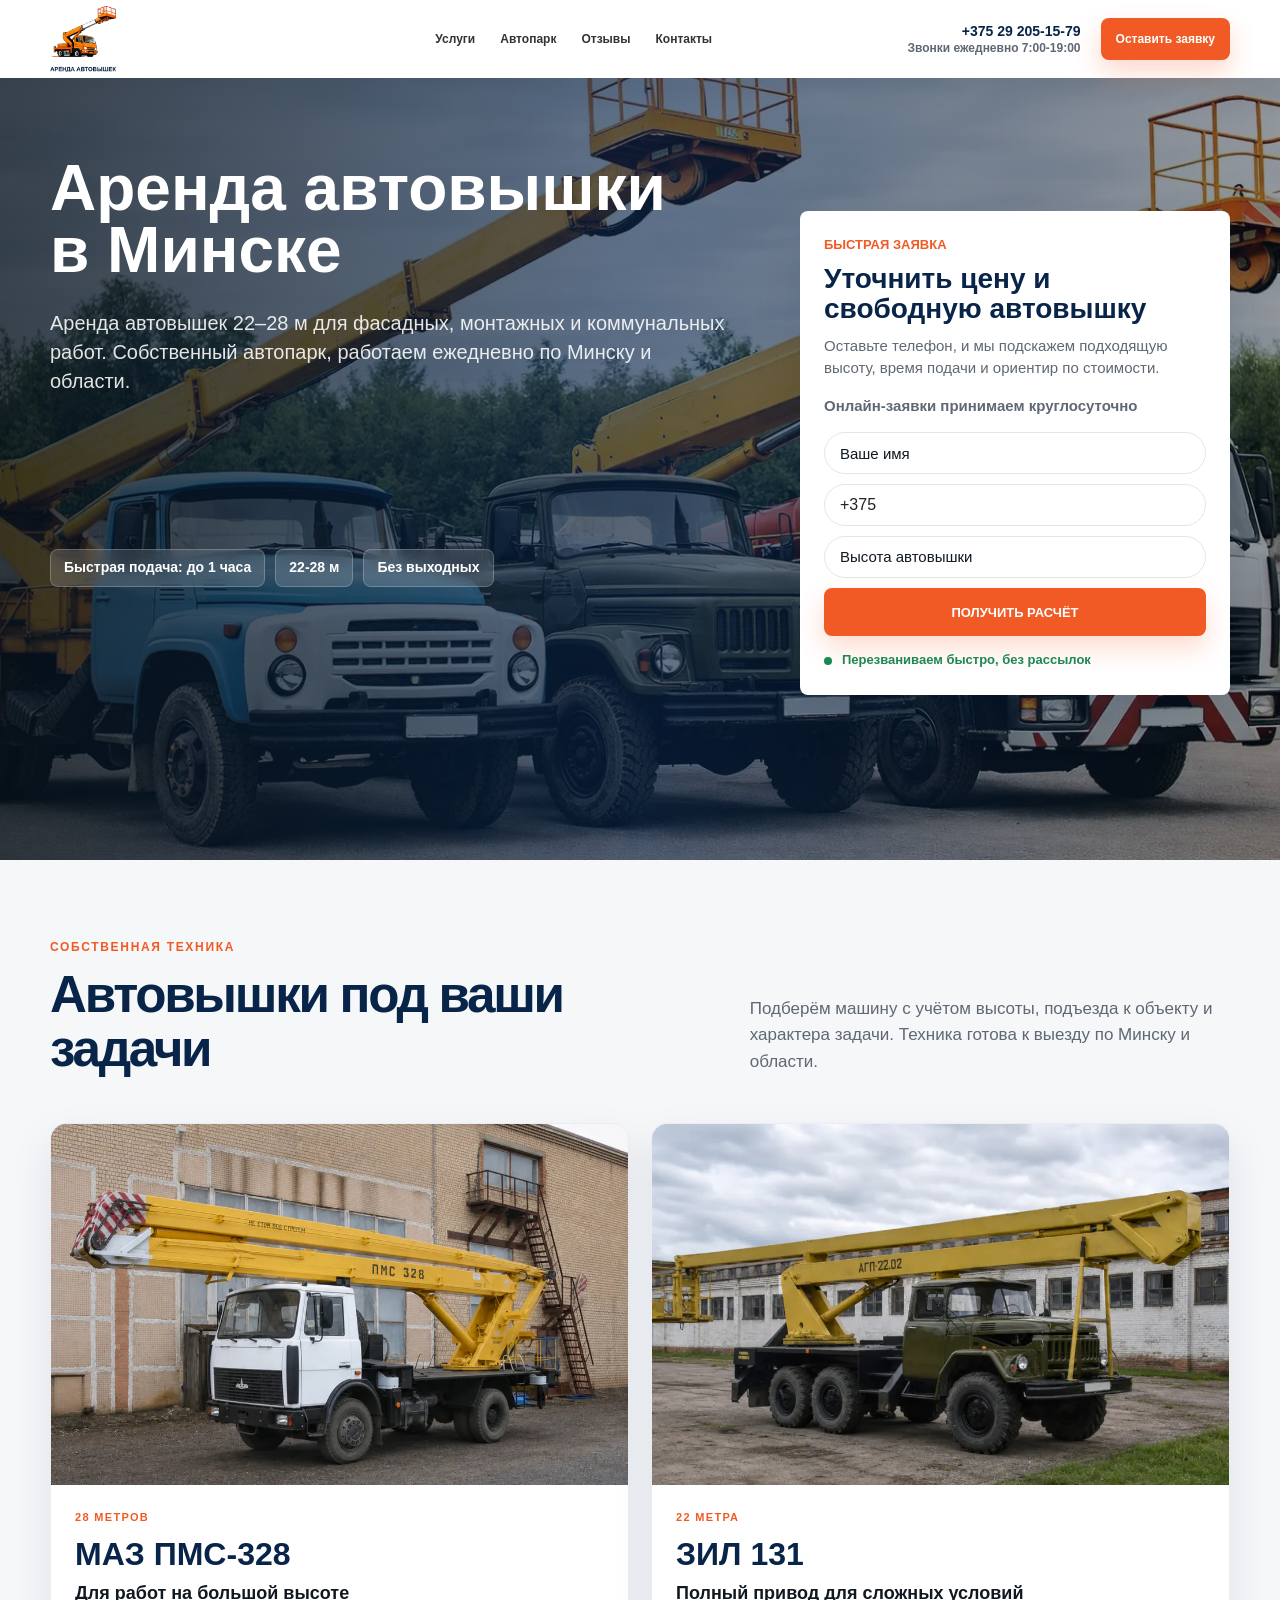
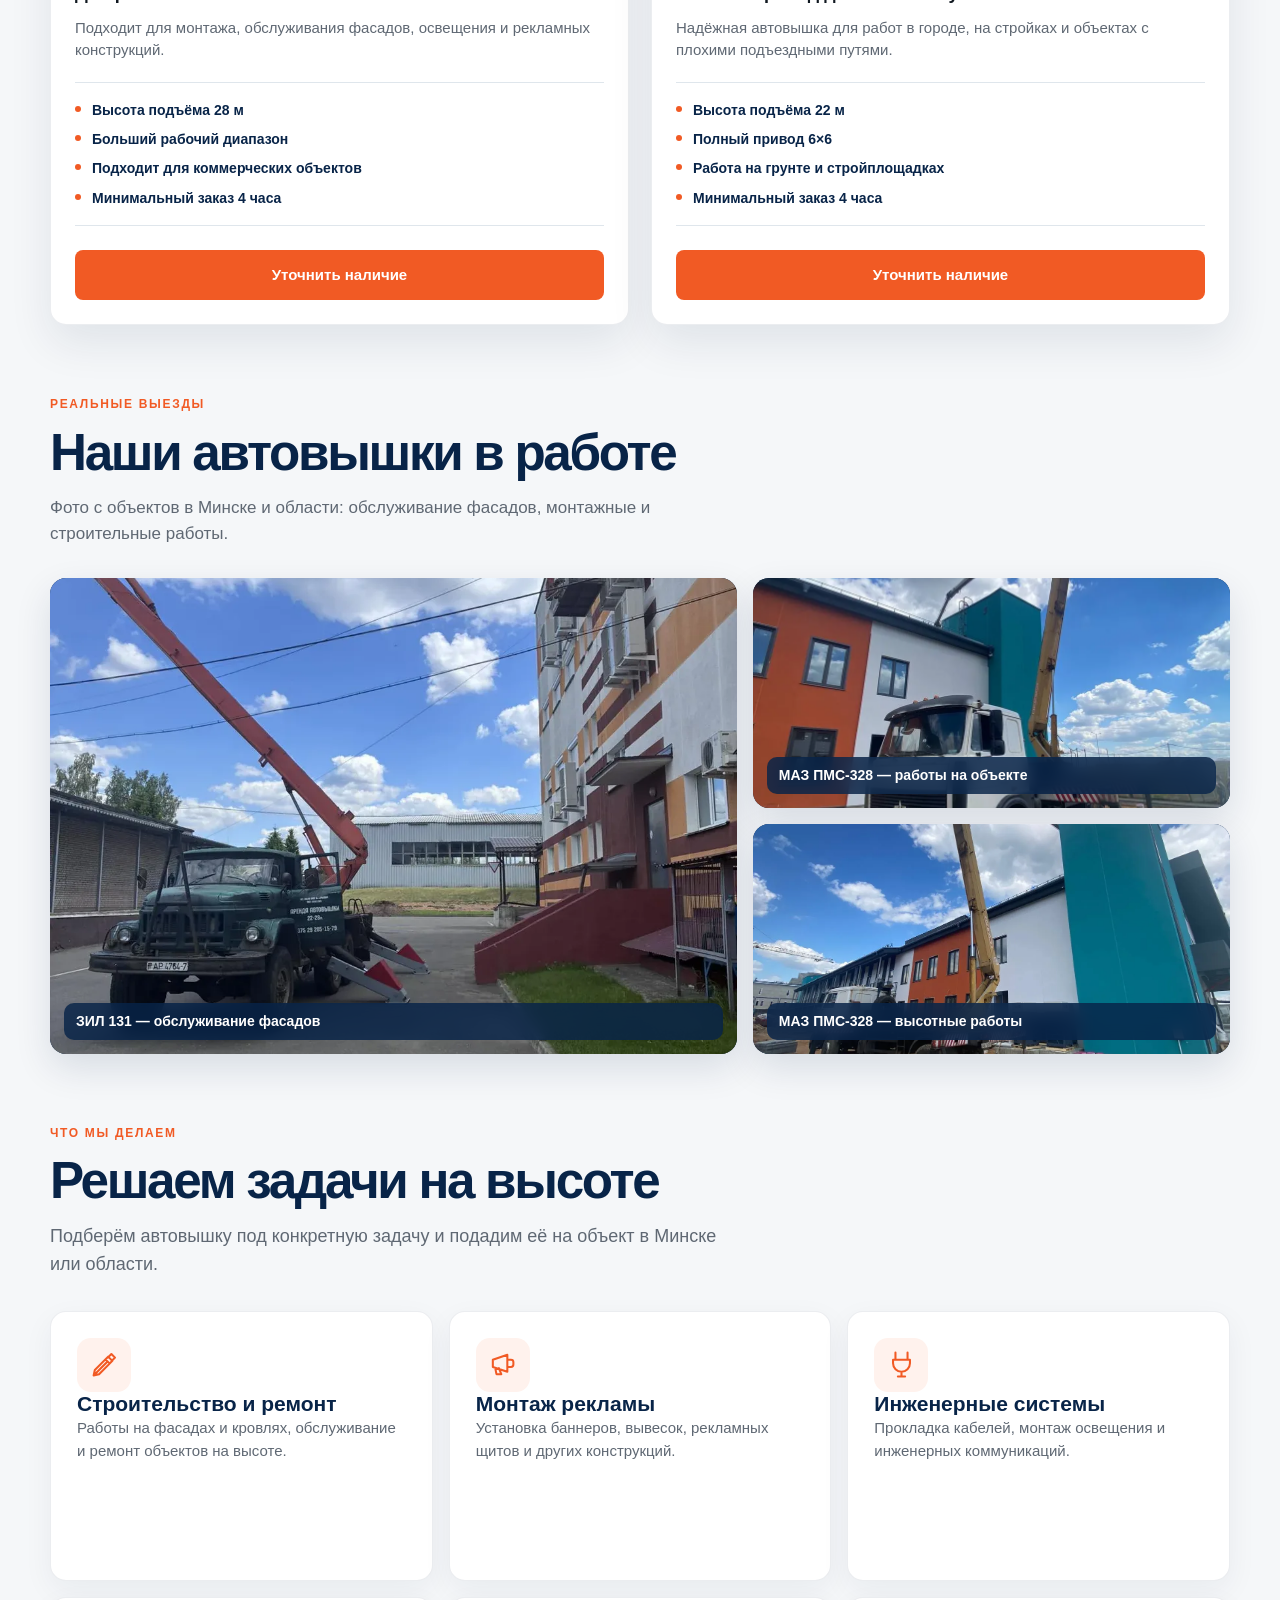
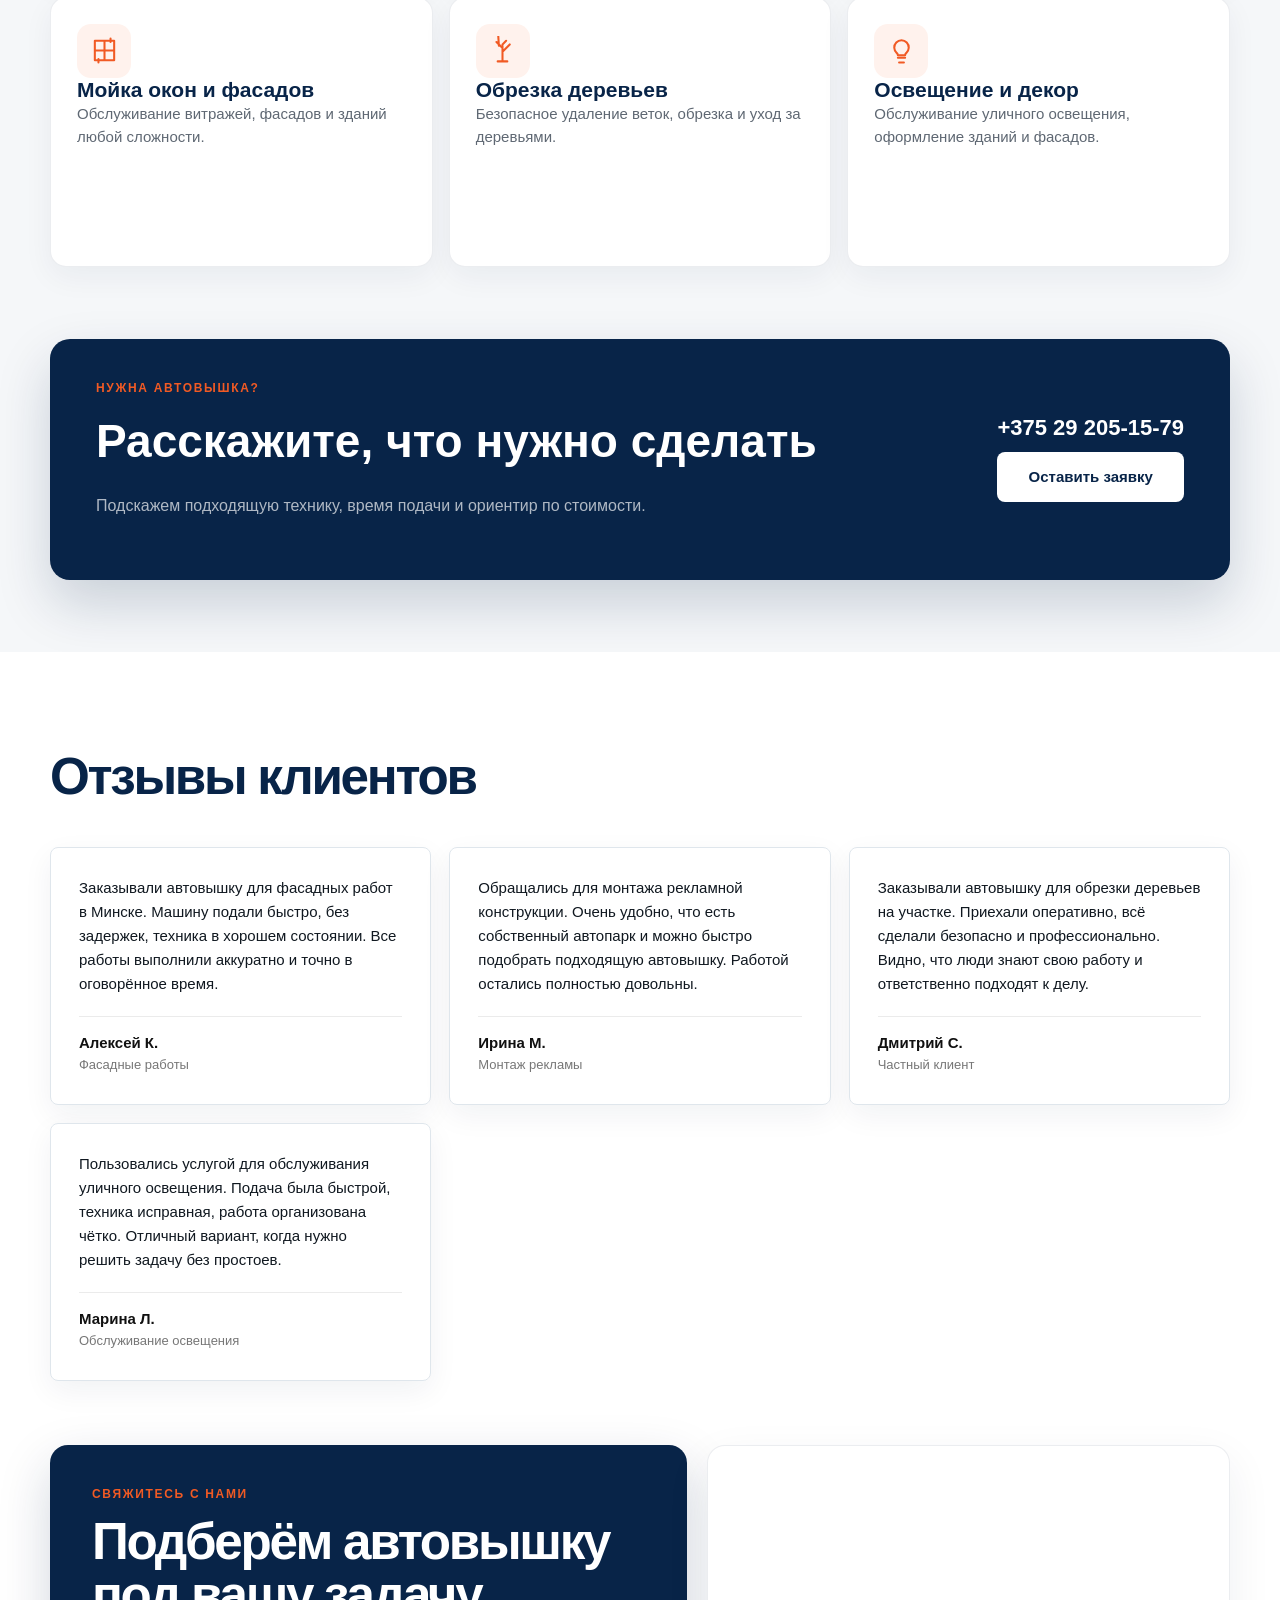
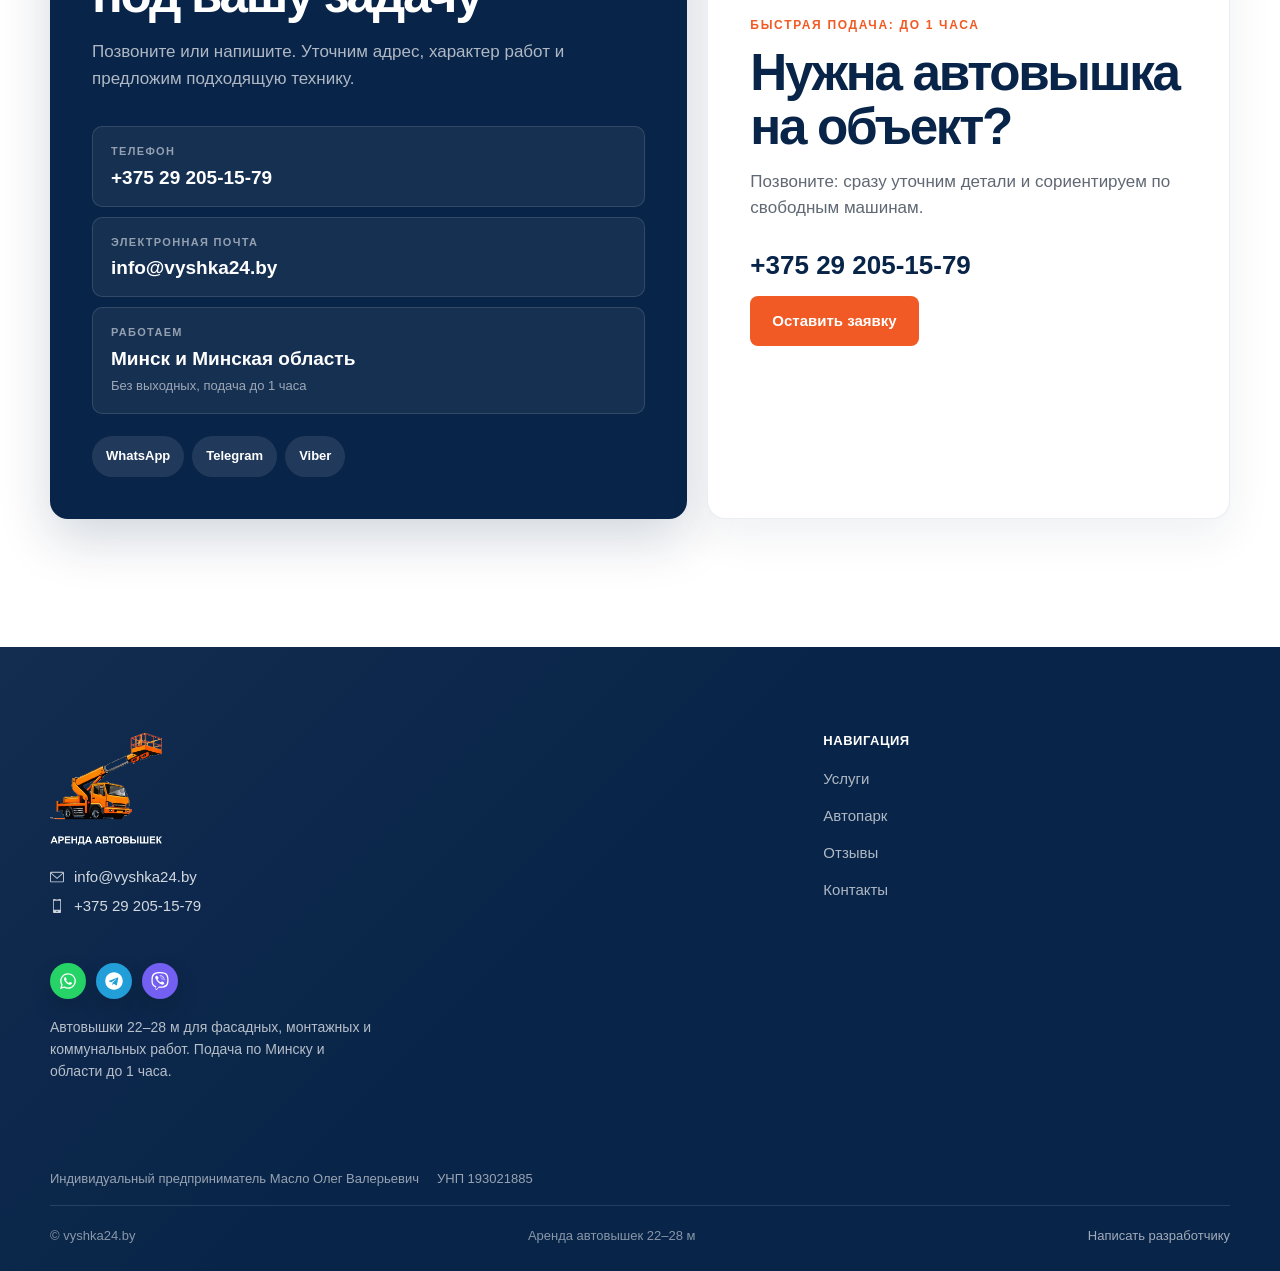
<file: public/index.html>
<!DOCTYPE html>
<html lang="ru-RU">
<head>
<!-- Google Tag Manager -->
<script>(function(w,d,s,l,i){w[l]=w[l]||[];w[l].push({'gtm.start':
new Date().getTime(),event:'gtm.js'});var f=d.getElementsByTagName(s)[0],
j=d.createElement(s),dl=l!='dataLayer'?'&l='+l:'';j.async=true;j.src=
'https://www.googletagmanager.com/gtm.js?id='+i+dl;f.parentNode.insertBefore(j,f);
})(window,document,'script','dataLayer','GTM-5MGBHRJC');</script>
<!-- End Google Tag Manager -->
		<meta charset="UTF-8">
		<title>Аренда автовышки Минск, услуги вышки заказать на час, цены</title>
<meta name="description" content="Аренда автовышек 22-28 метров в Минске и Минской области. Собственная техника, работаем без выходных, быстрая подача до 1 часа.">
<meta name='robots' content='max-image-preview:large' />
<link rel="canonical" href="https://vyshka24.by/" />
<link rel="icon" href="./assets/favicon/favicon.ico" sizes="any">
<link rel="icon" type="image/png" sizes="32x32" href="./assets/favicon/favicon-32x32.png">
<link rel="icon" type="image/png" sizes="16x16" href="./assets/favicon/favicon-16x16.png">
<link rel="apple-touch-icon" sizes="180x180" href="./assets/favicon/apple-touch-icon.png">
<meta name="viewport" content="width=device-width, initial-scale=1.0">
			<style>

		</style>			<style id="wd-style-header_469249-css" data-type="wd-style-header_469249">
				:root{
	--wd-top-bar-h: .00001px;
	--wd-top-bar-sm-h: .00001px;
	--wd-top-bar-sticky-h: .00001px;
	--wd-top-bar-brd-w: .00001px;

	--wd-header-general-h: 78px;
	--wd-header-general-sm-h: 60px;
	--wd-header-general-sticky-h: 68px;
	--wd-header-general-brd-w: .00001px;

	--wd-header-bottom-h: .00001px;
	--wd-header-bottom-sm-h: .00001px;
	--wd-header-bottom-sticky-h: .00001px;
	--wd-header-bottom-brd-w: .00001px;

	--wd-header-clone-h: .00001px;

	--wd-header-brd-w: calc(var(--wd-top-bar-brd-w) + var(--wd-header-general-brd-w) + var(--wd-header-bottom-brd-w));
	--wd-header-h: calc(var(--wd-top-bar-h) + var(--wd-header-general-h) + var(--wd-header-bottom-h) + var(--wd-header-brd-w));
	--wd-header-sticky-h: calc(var(--wd-top-bar-sticky-h) + var(--wd-header-general-sticky-h) + var(--wd-header-bottom-sticky-h) + var(--wd-header-clone-h) + var(--wd-header-brd-w));
	--wd-header-sm-h: calc(var(--wd-top-bar-sm-h) + var(--wd-header-general-sm-h) + var(--wd-header-bottom-sm-h) + var(--wd-header-brd-w));
}

.whb-top-bar .wd-dropdown {
	margin-top: 5px;
}

.whb-top-bar .wd-dropdown:after {
	height: 15px;
}


.whb-sticked .whb-general-header .wd-dropdown:not(.sub-sub-menu) {
	margin-top: 12.5px;
}

.whb-sticked .whb-general-header .wd-dropdown:not(.sub-sub-menu):after {
	height: 22.5px;
}

:root:has(.whb-top-bar.whb-border-boxed) {
	--wd-top-bar-brd-w: .00001px;
}

@media (max-width: 1024px) {
:root:has(.whb-top-bar.whb-hidden-mobile) {
	--wd-top-bar-brd-w: .00001px;
}
}





		.whb-top-bar-inner { border-color: rgba(255, 255, 255, 1);border-bottom-width: 1px;border-bottom-style: solid; }
.whb-top-bar {
	background-color: rgba(4, 42, 71, 1);
}

.whb-general-header {
	background-color: rgba(255, 255, 255, 1);
}
			</style>
						<style id="wd-style-theme_settings_default-css" data-type="wd-style-theme_settings_default">
				@font-face {
	font-weight: normal;
		font-style: normal;
		font-family: "woodmart-font";
		src: url("./assets/fonts/woodmart-font-1-400.woff2") format("woff2");
		font-display: swap;
}

:root {
	--wd-text-font: Arial, Helvetica, sans-serif;
	--wd-text-font-weight: 400;
	--wd-text-color: rgb(35,35,35);
	--wd-text-font-size: 14px;
	--wd-title-font: Arial, Helvetica, sans-serif;
	--wd-title-font-weight: 600;
	--wd-title-color: rgb(43,43,43);
	--wd-entities-title-font: Arial, Helvetica, sans-serif;
	--wd-entities-title-font-weight: 600;
	--wd-entities-title-color: rgb(40,40,40);
	--wd-entities-title-color-hover: rgb(255, 255, 255);
	--wd-alternative-font: Arial, Helvetica, sans-serif;
	--wd-widget-title-font: Arial, Helvetica, sans-serif;
	--wd-widget-title-font-weight: 600;
	--wd-widget-title-transform: uppercase;
	--wd-widget-title-color: rgb(38,38,38);
	--wd-widget-title-font-size: 14px;
	--wd-header-el-font: Arial, Helvetica, sans-serif;
	--wd-header-el-font-weight: 600;
	--wd-header-el-transform: uppercase;
	--wd-header-el-font-size: 14px;
	--wd-primary-color: rgb(8,36,72);
	--wd-alternative-color: rgb(249,97,9);
	--wd-link-color: rgb(0,0,0);
	--wd-link-color-hover: rgb(0,0,0);
	--btn-default-transform: none;
	--btn-default-bgcolor: rgb(249,97,9);
	--btn-default-bgcolor-hover: rgb(249,97,9);
	--btn-accented-transform: none;
	--btn-accented-bgcolor: rgb(249,97,9);
	--btn-accented-bgcolor-hover: rgb(249,97,9);
	--wd-form-brd-width: 2px;
	--notices-success-bg: #459647;
	--notices-success-color: #fff;
	--notices-warning-bg: #E0B252;
	--notices-warning-color: #fff;
}
.wd-popup.wd-age-verify {
	--wd-popup-width: 500px;
}
.wd-popup.wd-promo-popup {
	background-color: #111111;
	background-image: none;
	background-repeat: no-repeat;
	background-size: cover;
	background-position: center center;
	--wd-popup-width: 800px;
}
.page-title-default {
	background-color: rgb(53,57,66);
	background-image: url(./assets/media/images/section-background.webp);
	background-size: cover;
	background-position: center center;
}
.footer-container {
	background-color: rgb(8,36,72);
	background-image: none;
}
.page .main-page-wrapper {
	background-color: rgb(255,255,255);
	background-image: none;
}
.wd-popup.popup-quick-view {
	--wd-popup-width: 920px;
}
:root{
--wd-container-w: 1420px;
--wd-form-brd-radius: 35px;
--btn-default-color: #fff;
--btn-default-color-hover: #fff;
--btn-accented-color: #fff;
--btn-accented-color-hover: #fff;
--btn-default-brd-radius: 35px;
--btn-default-box-shadow: none;
--btn-default-box-shadow-hover: none;
--btn-accented-brd-radius: 35px;
--btn-accented-box-shadow: none;
--btn-accented-box-shadow-hover: none;
--wd-brd-radius: 0px;
}

@media (min-width: 1437px) {
.platform-Windows .wd-section-stretch > .elementor-container {
margin-left: auto;
margin-right: auto;
}
}

@media (min-width: 1420px) {
html:not(.platform-Windows) .wd-section-stretch > .elementor-container {
margin-left: auto;
margin-right: auto;
}
}

			</style>
			<style id="woodmart-inline-css-inline-css">
#wd-6a185645a50ec a {background-color:rgba(249, 97, 9,1);}#wd-6a185645a50ec a:hover {background-color:rgba(249, 97, 9,1);}
/*# sourceURL=woodmart-inline-css-inline-css */
</style>

<link rel="preload" as="image" href="assets/media/images/hero.webp" type="image/webp" fetchpriority="high">
<link rel="stylesheet" href="assets/site.css">
</head>

<body class="home page-template-default page page-id-3604 theme-woodmart wrapper-custom elementor-default elementor-kit-7 elementor-page elementor-page-3604">
<!-- Google Tag Manager (noscript) -->
<noscript><iframe src="https://www.googletagmanager.com/ns.html?id=GTM-5MGBHRJC"
height="0" width="0" style="display:none;visibility:hidden"></iframe></noscript>
<!-- End Google Tag Manager (noscript) -->
			<div class="website-wrapper">
									<header class="whb-header whb-header_469249 whb-sticky-shadow whb-scroll-stick whb-sticky-real whb-hide-on-scroll">
					<div class="whb-main-header">

<div class="whb-row whb-top-bar whb-not-sticky-row whb-with-bg whb-border-boxed whb-color-light whb-hidden-mobile whb-flex-flex-middle">
	<div class="container">
		<div class="whb-flex-row whb-top-bar-inner">
			<div class="whb-column whb-col-left whb-visible-lg">

<div class="wd-header-nav wd-header-secondary-nav text-left" role="navigation" aria-label="Secondary navigation">
	<ul id="menu-top-bar-left-electronics-2" class="menu wd-nav wd-nav-secondary wd-style-separated wd-gap-s"><li id="menu-item-38819" class="menu-item menu-item-type-custom menu-item-object-custom menu-item-38819 item-level-0 menu-simple-dropdown wd-event-hover" ><a class="woodmart-nav-link"><span class="nav-link-text">Работаем в Минске и Минской области</span></a></li>
<li id="menu-item-38817" class="menu-item menu-item-type-custom menu-item-object-custom menu-item-38817 item-level-0 menu-simple-dropdown wd-event-hover" ><a href="mailto:info@vyshka24.by" class="woodmart-nav-link"><span class="nav-link-text">info@vyshka24.by</span></a></li>
<li id="menu-item-37923" class="menu-item menu-item-type-custom menu-item-object-custom menu-item-37923 item-level-0 menu-simple-dropdown wd-event-hover" ><a href="tel:+375292051579" class="woodmart-nav-link"><span class="nav-link-text">+375 29 205-15-79</span></a></li>
</ul></div><!--END MAIN-NAV-->
</div>
<div class="whb-column whb-col-center whb-visible-lg whb-empty-column">
	</div>
<div class="whb-column whb-col-right whb-visible-lg whb-empty-column">
	</div>
<div class="whb-column whb-col-mobile whb-hidden-lg whb-empty-column">
	</div>
		</div>
	</div>
</div>

<div class="whb-row whb-general-header whb-sticky-row whb-with-bg whb-without-border whb-color-dark whb-flex-flex-middle">
	<div class="container">
		<div class="whb-flex-row whb-general-header-inner">
			<div class="whb-column whb-col-left whb-visible-lg">
	<div class="site-logo">
	<a href="/" class="wd-logo wd-main-logo" rel="home" aria-label="Site logo">
		<img fetchpriority="high" width="427" height="429" src="./assets/media/images/logo-header.webp" class="attachment-full size-full" alt="Аренда автовышек" decoding="async" />	</a>
	</div>
</div>
<div class="whb-column whb-col-center whb-visible-lg">
	<div class="wd-header-nav wd-header-main-nav text-center wd-design-1" role="navigation" aria-label="Главное меню">
	<ul id="menu-mobile-navigation" class="menu wd-nav wd-nav-main wd-style-bg wd-gap-m"><li id="menu-item-42066" class="menu-item menu-item-type-custom menu-item-object-custom menu-item-42066 item-level-0 menu-simple-dropdown wd-event-hover" ><a href="#services" class="woodmart-nav-link"><span class="nav-link-text">Услуги</span></a></li>
<li id="menu-item-42326" class="menu-item menu-item-type-custom menu-item-object-custom menu-item-42326 item-level-0 menu-simple-dropdown wd-event-hover" ><a href="#avtopark" class="woodmart-nav-link"><span class="nav-link-text">Автопарк</span></a></li>
<li id="menu-item-40910" class="menu-item menu-item-type-custom menu-item-object-custom menu-item-40910 item-level-0 menu-simple-dropdown wd-event-hover" ><a href="#reviews" class="woodmart-nav-link"><span class="nav-link-text">Отзывы</span></a></li>
<li id="menu-item-15552" class="menu-item menu-item-type-custom menu-item-object-custom menu-item-15552 item-level-0 menu-simple-dropdown wd-event-hover" ><a href="#contacts" class="woodmart-nav-link"><span class="nav-link-text">Контакты</span></a></li>
</ul></div><!--END MAIN-NAV-->
</div>
<div class="whb-column whb-col-right whb-visible-lg">
	<div class="whb-space-element " style="width:20px;"></div><div id="wd-6a185645a50ec" class=" whb-mubjow1w5zvrdp3ky870 wd-button-wrapper text-center"><a href="#contacts" title="" class="btn btn-scheme-light btn-scheme-hover-light btn-style-default btn-style-round btn-size-small woodmart-open-newsletter">Заказать звонок</a></div><div class="whb-space-element " style="width:20px;"></div>

</div>
<div class="whb-column whb-mobile-left whb-hidden-lg">
	<div class="site-logo">
	<a href="/" class="wd-logo wd-main-logo" rel="home" aria-label="Site logo">
		<img width="427" height="429" src="./assets/media/images/logo-header.webp" class="attachment-full size-full" alt="Аренда автовышек" decoding="async" />	</a>
	</div>
</div>
<div class="whb-column whb-mobile-center whb-hidden-lg">

<div class="wd-header-text set-cont-mb-s reset-last-child "><div class="whb-column whb-col-left whb-visible-lg">
<div class="wd-header-nav wd-header-secondary-nav text-left" role="navigation" aria-label="Secondary navigation">

<strong><span style="color: #333333;"><a class="woodmart-nav-link" style="color: #333333;" href="tel:+375292051579"><span class="nav-link-text">+375 29 205-15-79</span></a></span></strong>

</div>
</div></div>
</div>
<div class="whb-column whb-mobile-right whb-hidden-lg">
	<div class="wd-tools-element wd-header-mobile-nav wd-style-icon wd-design-1 whb-3bjvjz8af9ko7c53olr0">
		<a href="#menu" rel="nofollow" aria-label="Открыть меню">

		<span class="wd-tools-icon">
					</span>

		<span class="wd-tools-text">Меню</span>

			</a>
</div><!--END wd-header-mobile-nav--></div>
		</div>
	</div>
</div>
</div>
				</header>

								<div class="main-page-wrapper">


		<!-- MAIN CONTENT AREA -->
				<div class="container">
			<div class="row content-layout-wrapper align-items-start">

<div class="site-content col-lg-12 col-12 col-md-12" role="main">

								<article id="post-3604" class="post-3604 page type-page status-publish hentry">

					<div class="entry-content">
								<div data-elementor-type="page" data-elementor-id="3604" class="elementor elementor-3604" data-elementor-post-type="page">
				<div class="elementor-element elementor-element-8d1bf74 wd-section-stretch e-flex e-con-boxed e-con e-parent" data-id="8d1bf74" data-element_type="container" data-settings="{&quot;background_background&quot;:&quot;classic&quot;}">
					<div class="e-con-inner">
				<div class="elementor-element elementor-element-ebcc00c wd-width-100 elementor-widget elementor-widget-wd_title" data-id="ebcc00c" data-element_type="widget" data-widget_type="wd_title.default">
				<div class="elementor-widget-container">
							<div class="title-wrapper set-mb-s reset-last-child wd-title-color-default wd-title-style-default wd-title-size-default text-left">


			<div class="liner-continer">
				<h1 class="woodmart-title-container title wd-fontsize-l">Аренда автовышки<br> в Минске</h1>
							</div>

							<div class="title-after_title set-cont-mb-s reset-last-child wd-fontsize-xs">
					Аренда автовышек 22–28 м для фасадных, монтажных и коммунальных работ. Собственный автопарк, работаем ежедневно по Минску и области.				</div>
					</div>
						</div>
				</div>
		<div class="elementor-element elementor-element-c58ff0f e-grid e-con-full e-con e-child" data-id="c58ff0f" data-element_type="container">
				<div class="elementor-element elementor-element-cd8ff6d elementor-widget elementor-widget-wd_button" data-id="cd8ff6d" data-element_type="widget" data-settings="{&quot;_animation&quot;:&quot;none&quot;}" data-widget_type="wd_button.default">
				<div class="elementor-widget-container">
							<div class="wd-button-wrapper text-left" >
			<a class="btn btn-style-default btn-style-round btn-size-large btn-color-alt btn-icon-pos-right"  href="#contacts">
				<span class="wd-btn-text" data-elementor-setting-key="text">
					Заказать автовышку				</span>

							</a>
		</div>
						</div>
				</div>
				<div class="elementor-element elementor-element-da0ff6f elementor-widget elementor-widget-wd_button" data-id="da0ff6f" data-element_type="widget" data-settings="{&quot;_animation&quot;:&quot;none&quot;}" data-widget_type="wd_button.default">
				<div class="elementor-widget-container">
							<div class="wd-button-wrapper text-left" >
			<a class="btn btn-style-bordered btn-style-round btn-size-large btn-color-white btn-icon-pos-right"  href="tel:+375292051579">
				<span class="wd-btn-text" data-elementor-setting-key="text">
					+375 29 205-15-79				</span>

							</a>
		</div>
						</div>
				</div>
				</div>
					</div>
				</div>
		<div class="vm-home-landing">
			<section id="avtopark" class="vm-fleet vm-home-fleet">
				<section class="vm-fleet-intro">
					<div><span class="vm-section-kicker">Собственная техника</span><h2>Автовышки под ваши задачи</h2></div>
					<p>Подберём машину с учётом высоты, подъезда к объекту и характера задачи. Техника готова к выезду по Минску и области.</p>
				</section>
				<section class="vm-fleet-grid">
					<article class="vm-fleet-card">
						<img src="./assets/media/gallery/fleet-maz-pms-328.webp" alt="Автовышка МАЗ ПМС-328 28 метров" loading="lazy">
						<div class="vm-fleet-card__body">
							<span class="vm-fleet-card__eyebrow">28 метров</span>
							<h3>МАЗ ПМС-328</h3>
							<strong class="vm-fleet-card__subtitle">Для работ на большой высоте</strong>
							<p>Подходит для монтажа, обслуживания фасадов, освещения и рекламных конструкций.</p>
							<ul>
								<li>Высота подъёма 28 м</li>
								<li>Больший рабочий диапазон</li>
								<li>Подходит для коммерческих объектов</li>
								<li>Минимальный заказ 4 часа</li>
							</ul>
							<div class="vm-fleet-card__footer">
								<a class="vm-services-button" href="tel:+375292051579">Уточнить наличие</a>
							</div>
						</div>
					</article>
					<article class="vm-fleet-card">
						<img src="./assets/media/gallery/fleet-zil-131.webp" alt="Автовышка ЗИЛ 131 22 метра" loading="lazy">
						<div class="vm-fleet-card__body">
							<span class="vm-fleet-card__eyebrow">22 метра</span>
							<h3>ЗИЛ 131</h3>
							<strong class="vm-fleet-card__subtitle">Полный привод для сложных условий</strong>
							<p>Надёжная автовышка для работ в городе, на стройках и объектах с плохими подъездными путями.</p>
							<ul>
								<li>Высота подъёма 22 м</li>
								<li>Полный привод 6×6</li>
								<li>Работа на грунте и стройплощадках</li>
								<li>Минимальный заказ 4 часа</li>
							</ul>
							<div class="vm-fleet-card__footer">
								<a class="vm-services-button" href="tel:+375292051579">Уточнить наличие</a>
							</div>
						</div>
					</article>
				</section>
			</section>
			<section class="vm-work-gallery">
				<div class="vm-work-gallery__intro">
					<span class="vm-section-kicker">Реальные выезды</span>
					<h2>Наши автовышки в работе</h2>
					<p>Фото с объектов в Минске и области: обслуживание фасадов, монтажные и строительные работы.</p>
				</div>
				<div class="vm-work-gallery__grid">
					<div class="vm-work-gallery__item vm-work-gallery__item--main">
						<img src="./assets/media/gallery/work-avtovyshka-fasad.webp" alt="Автовышка ЗИЛ выполняет работы на фасаде здания" loading="lazy">
						<span>ЗИЛ 131 — обслуживание фасадов</span>
					</div>
					<div class="vm-work-gallery__item">
						<img src="./assets/media/gallery/work-avtovyshka-maz.webp" alt="Автовышка МАЗ на строительном объекте" loading="lazy">
						<span>МАЗ ПМС-328 — работы на объекте</span>
					</div>
					<div class="vm-work-gallery__item">
						<img src="./assets/media/gallery/work-avtovyshka-na-obekte.webp" alt="Автовышка МАЗ выполняет высотные работы у здания" loading="lazy">
						<span>МАЗ ПМС-328 — высотные работы</span>
					</div>
				</div>
			</section>
			<section id="services" class="vm-home-services">
				<div class="vm-services-heading">
					<span class="vm-section-kicker">Что мы делаем</span>
					<h2>Решаем задачи на высоте</h2>
					<p>Подберём автовышку под конкретную задачу и подадим её на объект в Минске или области.</p>
				</div>
				<div class="vm-services-grid">
					<article class="vm-service-card">
						<div class="vm-service-card__icon"><svg viewBox="0 0 24 24" aria-hidden="true"><path d="m14.7 6.3 3-3 3 3-3 3M13 8l3 3M4 20l9.5-9.5M3 21l4.5-1 11-11-3.5-3.5-11 11L3 21Z"/></svg></div>
						<h3>Строительство и ремонт</h3>
						<p>Работы на фасадах и кровлях, обслуживание и ремонт объектов на высоте.</p>
					</article>
					<article class="vm-service-card">
						<div class="vm-service-card__icon"><svg viewBox="0 0 24 24" aria-hidden="true"><path d="M4 14V8l12-4v14L4 14Zm12-6h3a2 2 0 0 1 2 2v2a2 2 0 0 1-2 2h-3M6 15l1 5h4l-2-5"/></svg></div>
						<h3>Монтаж рекламы</h3>
						<p>Установка баннеров, вывесок, рекламных щитов и других конструкций.</p>
					</article>
					<article class="vm-service-card">
						<div class="vm-service-card__icon"><svg viewBox="0 0 24 24" aria-hidden="true"><path d="M7 2v6M17 2v6M5 8h14v3a7 7 0 0 1-14 0V8Zm7 10v4M9 22h6"/></svg></div>
						<h3>Инженерные системы</h3>
						<p>Прокладка кабелей, монтаж освещения и инженерных коммуникаций.</p>
					</article>
					<article class="vm-service-card">
						<div class="vm-service-card__icon"><svg viewBox="0 0 24 24" aria-hidden="true"><path d="M4 4h16v16H4V4Zm8 0v16M4 12h16M17 2v3M7 19v3"/></svg></div>
						<h3>Мойка окон и фасадов</h3>
						<p>Обслуживание витражей, фасадов и зданий любой сложности.</p>
					</article>
					<article class="vm-service-card">
						<div class="vm-service-card__icon"><svg viewBox="0 0 24 24" aria-hidden="true"><path d="M12 21V8M8 21h8M12 10 7 5M12 13l6-6M12 7l3-3M9 8 8-8"/></svg></div>
						<h3>Обрезка деревьев</h3>
						<p>Безопасное удаление веток, обрезка и уход за деревьями.</p>
					</article>
					<article class="vm-service-card">
						<div class="vm-service-card__icon"><svg viewBox="0 0 24 24" aria-hidden="true"><path d="M9 18h6M10 22h4M8 14a6 6 0 1 1 8 0c-1 .8-1 1.5-1 2h-6c0-.5 0-1.2-1-2Z"/></svg></div>
						<h3>Освещение и декор</h3>
						<p>Обслуживание уличного освещения, оформление зданий и фасадов.</p>
					</article>
				</div>
			</section>
			<section class="vm-services-cta">
				<div>
					<span class="vm-section-kicker">Нужна автовышка?</span>
					<h2>Расскажите, что нужно сделать</h2>
					<p>Подскажем подходящую технику, время подачи и ориентир по стоимости.</p>
				</div>
				<div class="vm-services-cta__actions">
					<a class="vm-services-cta__phone" href="tel:+375292051579">+375 29 205-15-79</a>
					<a class="vm-services-button vm-services-button--light" href="tel:+375292051579">Позвонить</a>
				</div>
			</section>
		</div>
		<div class="elementor-element elementor-element-d81488f e-con-full e-flex e-con e-parent" data-id="d81488f" data-element_type="container">
				<div class="elementor-element elementor-element-b1c090c wd-width-100 elementor-widget elementor-widget-wd_title" data-id="b1c090c" data-element_type="widget" data-widget_type="wd_title.default">
				<div class="elementor-widget-container">
							<div class="title-wrapper set-mb-s reset-last-child wd-title-color-primary wd-title-style-default wd-title-size-custom text-left">


			<div class="liner-continer">
					<h2 class="woodmart-title-container title ">Надёжная автовышка для любых высотных работ</h2>
							</div>

					</div>
						</div>
				</div>
				<div class="elementor-element elementor-element-e77c4b6 color-scheme-inherit text-left elementor-widget elementor-widget-text-editor" data-id="e77c4b6" data-element_type="widget" data-widget_type="text-editor.default">
				<div class="elementor-widget-container">
									<p>Предоставляем в аренду автогидроподъёмники высотой от 22 до 28 метров для строительных, монтажных, коммунальных и обслуживающих работ в Минске</p>								</div>
				</div>
		<div class="elementor-element elementor-element-d5d28b7 e-con-full e-flex e-con e-child" data-id="d5d28b7" data-element_type="container">
		<div class="elementor-element elementor-element-a07022f e-grid e-con-full e-con e-child" data-id="a07022f" data-element_type="container">
		<div class="elementor-element elementor-element-853dcb3 e-con-full e-flex e-con e-child" data-id="853dcb3" data-element_type="container">
				<div class="elementor-element elementor-element-04905de elementor-position-top elementor-widget elementor-widget-image-box" data-id="04905de" data-element_type="widget" data-widget_type="image-box.default">
				<div class="elementor-widget-container">
					<div class="elementor-image-box-wrapper"><figure class="elementor-image-box-img"><img decoding="async" width="180" height="180" src="./assets/media/icons/feature-fleet.webp" class="attachment-full size-full" alt="" /></figure><div class="elementor-image-box-content"><h3 class="elementor-image-box-title">Собственный автопарк</h3><p class="elementor-image-box-description">Предлагаем ЗИЛ 131 и МАЗ ПМС-328 — подберём подходящую технику под ваш объект и задачи.</p></div></div>				</div>
				</div>
				</div>
		<div class="elementor-element elementor-element-255ed8f e-con-full e-flex e-con e-child" data-id="255ed8f" data-element_type="container">
				<div class="elementor-element elementor-element-a2ccc0a elementor-position-top elementor-widget elementor-widget-image-box" data-id="a2ccc0a" data-element_type="widget" data-widget_type="image-box.default">
				<div class="elementor-widget-container">
					<div class="elementor-image-box-wrapper"><figure class="elementor-image-box-img"><img loading="lazy" decoding="async" width="180" height="180" src="./assets/media/icons/feature-fast.webp" class="attachment-full size-full" alt="" /></figure><div class="elementor-image-box-content"><h3 class="elementor-image-box-title">Быстрая подача: до 1 часа</h3><p class="elementor-image-box-description">Оперативно направим автовышку на объект в Минске и по области в течение одного часа.</p></div></div>				</div>
				</div>
				</div>
		<div class="elementor-element elementor-element-47b1cef e-con-full e-flex e-con e-child" data-id="47b1cef" data-element_type="container">
				<div class="elementor-element elementor-element-fd65d72 elementor-position-top elementor-widget elementor-widget-image-box" data-id="fd65d72" data-element_type="widget" data-widget_type="image-box.default">
				<div class="elementor-widget-container">
					<div class="elementor-image-box-wrapper"><figure class="elementor-image-box-img"><img loading="lazy" decoding="async" width="180" height="180" src="./assets/media/icons/feature-height.webp" class="attachment-full size-full" alt="" /></figure><div class="elementor-image-box-content"><h3 class="elementor-image-box-title">Высота 22–28 метров</h3><p class="elementor-image-box-description">Автогидроподъёмники подходят для большинства высотных работ: фасады, кровля, монтаж, обрезка деревьев и обслуживание освещения.</p></div></div>				</div>
				</div>
				</div>
		<div class="elementor-element elementor-element-83ccb93 e-con-full e-flex e-con e-child" data-id="83ccb93" data-element_type="container">
				<div class="elementor-element elementor-element-cdd0760 elementor-position-top elementor-widget elementor-widget-image-box" data-id="cdd0760" data-element_type="widget" data-widget_type="image-box.default">
				<div class="elementor-widget-container">
					<div class="elementor-image-box-wrapper"><figure class="elementor-image-box-img"><img loading="lazy" decoding="async" width="180" height="180" src="./assets/media/icons/feature-daily.webp" class="attachment-full size-full" alt="" /></figure><div class="elementor-image-box-content"><h3 class="elementor-image-box-title">Без выходных</h3><p class="elementor-image-box-description">Работаем ежедневно, чтобы вы могли заказать технику в удобное время без простоев.</p></div></div>				</div>
				</div>
				</div>
				</div>
				</div>
				</div>
		<div class="elementor-element elementor-element-2226661 wd-section-stretch e-flex e-con-boxed e-con e-parent" data-id="2226661" data-element_type="container" data-settings="{&quot;background_background&quot;:&quot;classic&quot;}">
					<div class="e-con-inner">
		<div class="elementor-element elementor-element-4deff54 e-con-full e-flex e-con e-child" data-id="4deff54" data-element_type="container">
				<div class="elementor-element elementor-element-61f21f3 elementor-widget elementor-widget-image" data-id="61f21f3" data-element_type="widget" data-widget_type="image.default">
				<div class="elementor-widget-container">
															<img loading="lazy" decoding="async" width="1535" height="920" src="./assets/media/images/section-background.webp" class="attachment-full size-full" alt="" srcset="./assets/media/images/section-background.webp 1535w" sizes="(max-width: 1535px) 100vw, 1535px" />															</div>
				</div>
				</div>
		<div class="elementor-element elementor-element-2712ad7 e-con-full e-flex e-con e-child" data-id="2712ad7" data-element_type="container">
				<div class="elementor-element elementor-element-5709a97 wd-width-100 elementor-widget elementor-widget-wd_title" data-id="5709a97" data-element_type="widget" data-widget_type="wd_title.default">
				<div class="elementor-widget-container">
							<div class="title-wrapper set-mb-s reset-last-child wd-title-color-primary wd-title-style-default wd-title-size-custom text-left">


			<div class="liner-continer">
					<h2 class="woodmart-title-container title ">Аренда автовышки 22–28 метров в Минске </h2>
							</div>

					</div>
						</div>
				</div>
				<div class="elementor-element elementor-element-f4ad767 elementor-widget-mobile__width-inherit color-scheme-inherit text-left elementor-widget elementor-widget-text-editor" data-id="f4ad767" data-element_type="widget" data-widget_type="text-editor.default">
				<div class="elementor-widget-container">
									<p data-start="69" data-end="356">Индивидуальный предприниматель Масло Олег Валерьевич предоставляет услуги аренды автовышек в Минске и Минской области. В нашем автопарке техника высотой <strong data-start="222" data-end="244">от 22 до 28 метров</strong> на базе ЗИЛ-131 и МАЗ ПМС-328, что позволяет подобрать подходящую машину для различных высотных работ.</p><p data-start="358" data-end="555">Автовышки используются при ремонте и обслуживании фасадов и кровли, монтаже рекламных и инженерных конструкций, мойке окон, обслуживании уличного освещения, декорировании зданий и обрезке деревьев.</p><p data-start="557" data-end="715" data-is-last-node="" data-is-only-node="">Мы работаем без выходных и готовы <strong data-start="591" data-end="652">оперативно подать технику на объект в течение одного часа</strong>. Сотрудничаем как с частными клиентами, так и с организациями.</p>								</div>
				</div>
				<div class="elementor-element elementor-element-0d2489c elementor-widget elementor-widget-wd_button" data-id="0d2489c" data-element_type="widget" data-widget_type="wd_button.default">
				<div class="elementor-widget-container">
							<div class="wd-button-wrapper text-right" >
			<a class="btn btn-style-link btn-style- btn-size-large btn-color-alt btn-icon-pos-right"  href="#contacts">
				<span class="wd-btn-text" data-elementor-setting-key="text">
					Подробнее о компании				</span>

							</a>
		</div>
						</div>
				</div>
				</div>
					</div>
				</div>
		<div class="elementor-element elementor-element-e3e5361 wd-section-stretch e-flex e-con-boxed e-con e-parent" data-id="e3e5361" data-element_type="container" data-settings="{&quot;background_background&quot;:&quot;classic&quot;}">
					<div class="e-con-inner">
		<div class="elementor-element elementor-element-0de00e3 e-con-full e-flex e-con e-child" data-id="0de00e3" data-element_type="container">
				<div class="elementor-element elementor-element-04991db wd-width-100 elementor-widget elementor-widget-wd_title" data-id="04991db" data-element_type="widget" data-widget_type="wd_title.default">
				<div class="elementor-widget-container">
							<div class="title-wrapper set-mb-s reset-last-child wd-title-color-primary wd-title-style-default wd-title-size-custom text-left">


			<div class="liner-continer">
					<h2 class="woodmart-title-container title ">Собственная техника<br />
</h2>
							</div>

					</div>
						</div>
				</div>
				<div class="elementor-element elementor-element-c761646 color-scheme-inherit text-left elementor-widget elementor-widget-text-editor" data-id="c761646" data-element_type="widget" data-widget_type="text-editor.default">
				<div class="elementor-widget-container">
									<p>Наличие собственного автопарка позволяет быстро подобрать подходящую машину и не зависеть от посредников</p>								</div>
				</div>
				</div>
					</div>
				</div>
		<div class="elementor-element elementor-element-f00cb73 e-con-full e-flex e-con e-parent" data-id="f00cb73" data-element_type="container">
		<div class="elementor-element elementor-element-2469b87 e-con-full e-flex e-con e-child" data-id="2469b87" data-element_type="container">
				<div class="elementor-element elementor-element-1b6cfff elementor-position-top elementor-widget elementor-widget-image-box" data-id="1b6cfff" data-element_type="widget" data-widget_type="image-box.default">
				<div class="elementor-widget-container">
					<div class="elementor-image-box-wrapper"><figure class="elementor-image-box-img"><img decoding="async" src="./assets/media/gallery/fleet-zil-131.webp" title="419" alt="Автовышка ЗИЛ 131 22 метра" loading="lazy" /></figure><div class="elementor-image-box-content"><h3 class="elementor-image-box-title">ЗИЛ 131 • 22 метра</h3><p class="elementor-image-box-description">Полный привод для сложных условий: город, стройки, грунт и объекты с плохими подъездными путями. Минимальный заказ 4 часа.</p></div></div>				</div>
				</div>
				<div class="elementor-element elementor-element-c95d2bb elementor-widget elementor-widget-wd_button" data-id="c95d2bb" data-element_type="widget" data-settings="{&quot;_animation&quot;:&quot;none&quot;}" data-widget_type="wd_button.default">
				<div class="elementor-widget-container">
							<div class="wd-button-wrapper text-left" >
			<a class="btn btn-style-default btn-style-round btn-size-large btn-color-alt btn-icon-pos-right"  href="#form-field-field_197ba03">
				<span class="wd-btn-text" data-elementor-setting-key="text">
					Уточнить наличие				</span>

							</a>
		</div>
						</div>
				</div>
				</div>
		<div class="elementor-element elementor-element-1a46b33 e-con-full e-flex e-con e-child" data-id="1a46b33" data-element_type="container">
				<div class="elementor-element elementor-element-e4e1e1e elementor-position-top elementor-widget elementor-widget-image-box" data-id="e4e1e1e" data-element_type="widget" data-widget_type="image-box.default">
				<div class="elementor-widget-container">
					<div class="elementor-image-box-wrapper"><figure class="elementor-image-box-img"><img decoding="async" src="./assets/media/gallery/fleet-maz-pms-328.webp" title="4280_4751_11610" alt="Автовышка МАЗ ПМС-328 28 метров" loading="lazy" /></figure><div class="elementor-image-box-content"><h3 class="elementor-image-box-title">МАЗ ПМС-328 • 28 метров</h3><p class="elementor-image-box-description">Для работ на большой высоте: монтаж, фасады, освещение и рекламные конструкции. Минимальный заказ 4 часа.
</p></div></div>				</div>
				</div>
				<div class="elementor-element elementor-element-99da9c4 elementor-widget elementor-widget-wd_button" data-id="99da9c4" data-element_type="widget" data-settings="{&quot;_animation&quot;:&quot;none&quot;}" data-widget_type="wd_button.default">
				<div class="elementor-widget-container">
							<div class="wd-button-wrapper text-left" >
			<a class="btn btn-style-default btn-style-round btn-size-large btn-color-alt btn-icon-pos-right"  href="#form-field-field_197ba03">
				<span class="wd-btn-text" data-elementor-setting-key="text">
					Уточнить наличие				</span>

							</a>
		</div>
						</div>
				</div>
				</div>
				</div>
		<div id="reviews" class="elementor-element elementor-element-2714c18 wd-section-stretch e-flex e-con-boxed e-con e-parent" data-id="2714c18" data-element_type="container" data-settings="{&quot;background_background&quot;:&quot;classic&quot;}">
					<div class="e-con-inner">
		<div class="elementor-element elementor-element-39c2e5f e-con-full e-flex e-con e-child" data-id="39c2e5f" data-element_type="container">
				<div class="elementor-element elementor-element-35cad03 wd-width-100 elementor-widget elementor-widget-wd_title" data-id="35cad03" data-element_type="widget" data-widget_type="wd_title.default">
				<div class="elementor-widget-container">
							<div class="title-wrapper set-mb-s reset-last-child wd-title-color-primary wd-title-style-default wd-title-size-custom text-left">


			<div class="liner-continer">
					<h2 class="woodmart-title-container title ">Отзывы клиентов</h2>
							</div>

					</div>
						</div>
				</div>
				<div class="elementor-element elementor-element-dcaaf28 elementor-widget elementor-widget-html" data-id="dcaaf28" data-element_type="widget" data-widget_type="html.default">
				<div class="elementor-widget-container">
					<!-- Full Width Reviews Section -->
<section class="reviews-full">
  <div class="reviews-grid">

    <article class="review-item">
      <p>
        Заказывали автовышку для фасадных работ в Минске. Машину подали быстро, без задержек,
        техника в хорошем состоянии. Все работы выполнили аккуратно и точно в оговорённое время.
      </p>
      <div class="review-author">
        <strong>Алексей К.</strong>
        <span>Фасадные работы</span>
      </div>
    </article>

    <article class="review-item">
      <p>
        Обращались для монтажа рекламной конструкции. Очень удобно, что есть собственный автопарк
        и можно быстро подобрать подходящую автовышку. Работой остались полностью довольны.
      </p>
      <div class="review-author">
        <strong>Ирина М.</strong>
        <span>Монтаж рекламы</span>
      </div>
    </article>

    <article class="review-item">
      <p>
        Заказывали автовышку для обрезки деревьев на участке. Приехали оперативно, всё сделали
        безопасно и профессионально. Видно, что люди знают свою работу и ответственно подходят к делу.
      </p>
      <div class="review-author">
        <strong>Дмитрий С.</strong>
        <span>Частный клиент</span>
      </div>
    </article>

    <article class="review-item">
      <p>
        Пользовались услугой для обслуживания уличного освещения. Подача была быстрой,
        техника исправная, работа организована чётко. Отличный вариант, когда нужно решить задачу без простоев.
      </p>
      <div class="review-author">
        <strong>Марина Л.</strong>
        <span>Обслуживание освещения</span>
      </div>
    </article>

  </div>
</section>

<style>
.reviews-full {
  width: 100%;
  padding: 80px 0;
  background: transparent; /* прозрачный фон */
}

.reviews-grid {
  width: 100%;
  max-width: none; /* убираем ограничения */
  display: grid;
  grid-template-columns: repeat(4, 1fr);
  gap: 30px;
  padding: 0 5%;
  box-sizing: border-box;
}

.review-item {
  padding: 28px;
  border: 1px solid rgba(0,0,0,0.08);
  border-radius: 14px;
  background: rgba(255,255,255,0.9); /* лёгкая прозрачность карточек */
  backdrop-filter: blur(4px);
  transition: all 0.25s ease;
}

.review-item:hover {
  transform: translateY(-6px);
  box-shadow: 0 12px 28px rgba(0,0,0,0.08);
}

.review-item p {
  font-size: 15px;
  line-height: 1.6;
  color: #333;
  margin-bottom: 20px;
}

.review-author {
  border-top: 1px solid rgba(0,0,0,0.08);
  padding-top: 14px;
  display: flex;
  flex-direction: column;
}

.review-author strong {
  font-size: 15px;
  color: #111;
}

.review-author span {
  font-size: 13px;
  color: #777;
}

/* Tablet */
@media (max-width: 1100px) {
  .reviews-grid {
    grid-template-columns: repeat(2, 1fr);
  }
}

/* Mobile */
@media (max-width: 640px) {
  .reviews-grid {
    grid-template-columns: 1fr;
  }
}
</style>				</div>
				</div>
				</div>
					</div>
				</div>
		<section id="contacts" class="vm-contacts vm-home-contacts">
			<section class="vm-contacts-info">
				<span class="vm-section-kicker">Свяжитесь с нами</span>
				<h2>Подберём автовышку под вашу задачу</h2>
				<p>Позвоните или напишите. Уточним адрес, характер работ и предложим подходящую технику.</p>
				<div class="vm-contact-list">
					<a href="tel:+375292051579"><span>Телефон</span><strong>+375 29 205-15-79</strong></a>
					<a href="mailto:info@vyshka24.by"><span>Электронная почта</span><strong>info@vyshka24.by</strong></a>
					<div><span>Работаем</span><strong>Минск и Минская область</strong><small>Без выходных, подача до 1 часа</small></div>
				</div>
				<div class="vm-contact-messengers">
					<a href="https://wa.me/375292051579" target="_blank" rel="noopener">WhatsApp</a>
					<a href="tg://resolve?phone=375292051579">Telegram</a>
					<a href="viber://chat?number=%2B375292051579">Viber</a>
				</div>
			</section>
			<section class="vm-home-contacts__call">
				<span class="vm-section-kicker">Быстрая подача: до 1 часа</span>
				<h2>Нужна автовышка на объект?</h2>
				<p>Позвоните: сразу уточним детали и сориентируем по свободным машинам.</p>
				<a class="vm-services-cta__phone" href="tel:+375292051579">+375 29 205-15-79</a>
				<a class="vm-services-button" href="tel:+375292051579">Позвонить сейчас</a>
			</section>
		</section>
					</article><!-- #post -->



</div><!-- .site-content -->



			</div><!-- .main-page-wrapper -->
			</div> <!-- end row -->
	</div> <!-- end container -->


			<footer class="footer-container color-scheme-light">
																	<div class="container main-footer">
		<aside class="footer-sidebar widget-area row">
									<div class="footer-column footer-column-1 col-12 col-sm-6 col-lg-3">
										<div data-elementor-type="wp-post" data-elementor-id="818" class="elementor elementor-818" data-elementor-post-type="cms_block">
				<div class="elementor-element elementor-element-45452fa e-flex e-con-boxed e-con e-parent" data-id="45452fa" data-element_type="container">
					<div class="e-con-inner">
				<div class="elementor-element elementor-element-a995903 elementor-widget elementor-widget-image" data-id="a995903" data-element_type="widget" data-widget_type="image.default">
				<div class="elementor-widget-container">
																<a href="/" aria-label="На главную">
							<img width="427" height="429" src="./assets/media/images/logo-footer.webp" class="attachment-full size-full" alt="Аренда автовышек" />								</a>
															</div>
				</div>
				<div class="elementor-element elementor-element-93c43cf elementor-widget elementor-widget-wd_list" data-id="93c43cf" data-element_type="widget" data-widget_type="wd_list.default">
				<div class="elementor-widget-container">
							<ul class="wd-list color-scheme-custom wd-fontsize-l wd-list-type-image wd-list-style- wd-justify-left">
											<li class="elementor-repeater-item-30f3b34">
											<img  src="./assets/media/icons/email.svg" title="wd-envelope-light" width="14" height="14">
					<span class="list-content">
						info@vyshka24.by					</span>


						<a  href="mailto:info@vyshka24.by" class="wd-fill" aria-label="List item link"></a>
									</li>
											<li class="elementor-repeater-item-2d44578">
											<img  src="./assets/media/icons/phone.svg" title="wd-phone-light" width="14" height="14">
					<a href="tel:+375292051579" class="list-content" aria-label="Позвонить +375 29 205-15-79">
						+375 29 205-15-79					</a>
									</li>
					</ul>

						</div>
				</div>
				<div class="elementor-element elementor-element-c8c98c4 elementor-shape-circle e-grid-align-left elementor-grid-0 elementor-widget elementor-widget-social-icons" data-id="c8c98c4" data-element_type="widget" data-widget_type="social-icons.default">
				<div class="elementor-widget-container">
							<div class="elementor-social-icons-wrapper elementor-grid" role="list">
							<span class="elementor-grid-item" role="listitem">
					<a class="elementor-icon elementor-social-icon elementor-social-icon-whatsapp elementor-repeater-item-b0a358b" href="https://wa.me/375292051579" target="_blank">
						<span class="elementor-screen-only">Whatsapp</span>
						<svg aria-hidden="true" class="e-font-icon-svg e-fab-whatsapp" viewBox="0 0 448 512" xmlns="http://www.w3.org/2000/svg"><path d="M380.9 97.1C339 55.1 283.2 32 223.9 32c-122.4 0-222 99.6-222 222 0 39.1 10.2 77.3 29.6 111L0 480l117.7-30.9c32.4 17.7 68.9 27 106.1 27h.1c122.3 0 224.1-99.6 224.1-222 0-59.3-25.2-115-67.1-157zm-157 341.6c-33.2 0-65.7-8.9-94-25.7l-6.7-4-69.8 18.3L72 359.2l-4.4-7c-18.5-29.4-28.2-63.3-28.2-98.2 0-101.7 82.8-184.5 184.6-184.5 49.3 0 95.6 19.2 130.4 54.1 34.8 34.9 56.2 81.2 56.1 130.5 0 101.8-84.9 184.6-186.6 184.6zm101.2-138.2c-5.5-2.8-32.8-16.2-37.9-18-5.1-1.9-8.8-2.8-12.5 2.8-3.7 5.6-14.3 18-17.6 21.8-3.2 3.7-6.5 4.2-12 1.4-32.6-16.3-54-29.1-75.5-66-5.7-9.8 5.7-9.1 16.3-30.3 1.8-3.7.9-6.9-.5-9.7-1.4-2.8-12.5-30.1-17.1-41.2-4.5-10.8-9.1-9.3-12.5-9.5-3.2-.2-6.9-.2-10.6-.2-3.7 0-9.7 1.4-14.8 6.9-5.1 5.6-19.4 19-19.4 46.3 0 27.3 19.9 53.7 22.6 57.4 2.8 3.7 39.1 59.7 94.8 83.8 35.2 15.2 49 16.5 66.6 13.9 10.7-1.6 32.8-13.4 37.4-26.4 4.6-13 4.6-24.1 3.2-26.4-1.3-2.5-5-3.9-10.5-6.6z"></path></svg>					</a>
				</span>
							<span class="elementor-grid-item" role="listitem">
					<a class="elementor-icon elementor-social-icon elementor-social-icon-telegram elementor-repeater-item-f117416" href="tg://resolve?phone=375292051579" target="_blank">
						<span class="elementor-screen-only">Telegram</span>
						<svg aria-hidden="true" class="e-font-icon-svg e-fab-telegram" viewBox="0 0 496 512" xmlns="http://www.w3.org/2000/svg"><path d="M248 8C111 8 0 119 0 256s111 248 248 248 248-111 248-248S385 8 248 8zm121.8 169.9l-40.7 191.8c-3 13.6-11.1 16.9-22.4 10.5l-62-45.7-29.9 28.8c-3.3 3.3-6.1 6.1-12.5 6.1l4.4-63.1 114.9-103.8c5-4.4-1.1-6.9-7.7-2.5l-142 89.4-61.2-19.1c-13.3-4.2-13.6-13.3 2.8-19.7l239.1-92.2c11.1-4 20.8 2.7 17.2 19.5z"></path></svg>					</a>
				</span>
							<span class="elementor-grid-item" role="listitem">
					<a class="elementor-icon elementor-social-icon elementor-social-icon-viber elementor-repeater-item-eb2b63f" href="viber://chat?number=%2B375292051579" target="_blank">
						<span class="elementor-screen-only">Viber</span>
						<svg aria-hidden="true" class="e-font-icon-svg e-fab-viber" viewBox="0 0 512 512" xmlns="http://www.w3.org/2000/svg"><path d="M444 49.9C431.3 38.2 379.9.9 265.3.4c0 0-135.1-8.1-200.9 52.3C27.8 89.3 14.9 143 13.5 209.5c-1.4 66.5-3.1 191.1 117 224.9h.1l-.1 51.6s-.8 20.9 13 25.1c16.6 5.2 26.4-10.7 42.3-27.8 8.7-9.4 20.7-23.2 29.8-33.7 82.2 6.9 145.3-8.9 152.5-11.2 16.6-5.4 110.5-17.4 125.7-142 15.8-128.6-7.6-209.8-49.8-246.5zM457.9 287c-12.9 104-89 110.6-103 115.1-6 1.9-61.5 15.7-131.2 11.2 0 0-52 62.7-68.2 79-5.3 5.3-11.1 4.8-11-5.7 0-6.9.4-85.7.4-85.7-.1 0-.1 0 0 0-101.8-28.2-95.8-134.3-94.7-189.8 1.1-55.5 11.6-101 42.6-131.6 55.7-50.5 170.4-43 170.4-43 96.9.4 143.3 29.6 154.1 39.4 35.7 30.6 53.9 103.8 40.6 211.1zm-139-80.8c.4 8.6-12.5 9.2-12.9.6-1.1-22-11.4-32.7-32.6-33.9-8.6-.5-7.8-13.4.7-12.9 27.9 1.5 43.4 17.5 44.8 46.2zm20.3 11.3c1-42.4-25.5-75.6-75.8-79.3-8.5-.6-7.6-13.5.9-12.9 58 4.2 88.9 44.1 87.8 92.5-.1 8.6-13.1 8.2-12.9-.3zm47 13.4c.1 8.6-12.9 8.7-12.9.1-.6-81.5-54.9-125.9-120.8-126.4-8.5-.1-8.5-12.9 0-12.9 73.7.5 133 51.4 133.7 139.2zM374.9 329v.2c-10.8 19-31 40-51.8 33.3l-.2-.3c-21.1-5.9-70.8-31.5-102.2-56.5-16.2-12.8-31-27.9-42.4-42.4-10.3-12.9-20.7-28.2-30.8-46.6-21.3-38.5-26-55.7-26-55.7-6.7-20.8 14.2-41 33.3-51.8h.2c9.2-4.8 18-3.2 23.9 3.9 0 0 12.4 14.8 17.7 22.1 5 6.8 11.7 17.7 15.2 23.8 6.1 10.9 2.3 22-3.7 26.6l-12 9.6c-6.1 4.9-5.3 14-5.3 14s17.8 67.3 84.3 84.3c0 0 9.1.8 14-5.3l9.6-12c4.6-6 15.7-9.8 26.6-3.7 14.7 8.3 33.4 21.2 45.8 32.9 7 5.7 8.6 14.4 3.8 23.6z"></path></svg>					</a>
				</span>
					</div>
						</div>
				</div>
					</div>
				</div>
				</div>
								</div>
																	<div class="footer-column footer-column-2 col-12 col-sm-6 col-lg-3">
							<div id="nav_menu-16" class="wd-widget widget footer-widget  widget_nav_menu"><h5 class="widget-title">Меню сайта</h5><div class="menu-footer-menu-our-stores-container"><ul id="menu-footer-menu-our-stores" class="menu"><li id="menu-item-42075" class="menu-item menu-item-type-custom menu-item-object-custom menu-item-42075"><a href="#services">Услуги</a></li>
<li id="menu-item-42327" class="menu-item menu-item-type-custom menu-item-object-custom menu-item-42327"><a href="#avtopark">Автопарк</a></li>
<li id="menu-item-40919" class="menu-item menu-item-type-custom menu-item-object-custom menu-item-40919"><a href="#reviews">Отзывы</a></li>
<li id="menu-item-40928" class="menu-item menu-item-type-custom menu-item-object-custom menu-item-40928"><a href="#contacts">Контакты</a></li>
</ul></div></div>						</div>
																	<div class="footer-column footer-column-3 col-12 col-sm-6 col-lg-3">
													</div>
																	<div class="footer-column footer-column-4 col-12 col-sm-6 col-lg-3">
													</div>
													</aside><!-- .footer-sidebar -->
	</div>

												</footer>
	</div> <!-- end wrapper -->
<div class="wd-close-side wd-fill"></div>
			<a href="#top" class="scrollToTop" aria-label="Наверх"></a>
		<div class="mobile-nav wd-side-hidden wd-side-hidden-nav wd-right wd-opener-arrow"><ul id="menu-mobile-navigation-1" class="mobile-pages-menu menu wd-nav wd-nav-mobile wd-layout-dropdown wd-active"><li class="menu-item menu-item-type-custom menu-item-object-custom menu-item-42066 item-level-0" ><a href="#services" class="woodmart-nav-link"><span class="nav-link-text">Услуги</span></a></li>
<li class="menu-item menu-item-type-custom menu-item-object-custom menu-item-42326 item-level-0" ><a href="#avtopark" class="woodmart-nav-link"><span class="nav-link-text">Автопарк</span></a></li>
<li class="menu-item menu-item-type-custom menu-item-object-custom menu-item-40910 item-level-0" ><a href="#reviews" class="woodmart-nav-link"><span class="nav-link-text">Отзывы</span></a></li>
<li class="menu-item menu-item-type-custom menu-item-object-custom menu-item-15552 item-level-0" ><a href="#contacts" class="woodmart-nav-link"><span class="nav-link-text">Контакты</span></a></li>
</ul>
		</div><!--END MOBILE-NAV-->
			<script src="assets/site.js" defer></script>
</body>
</html>
</file>
<file: public/assets/site.css>
:root{--direction-multiplier:1}body.rtl,html[dir=rtl]{--direction-multiplier:-1}.elementor-hidden{display:none}.elementor-visibility-hidden{visibility:hidden}.elementor-screen-only,.screen-reader-text,.screen-reader-text span,.ui-helper-hidden-accessible{height:1px;margin:-1px;overflow:hidden;padding:0;position:absolute;top:-10000em;width:1px;clip:rect(0,0,0,0);border:0}.elementor-clearfix:after{clear:both;content:"";display:block;height:0;width:0}.e-logo-wrapper{background:var(--e-a-bg-logo);border-radius:50%;display:inline-block;line-height:1;padding:.75em}.e-logo-wrapper i{color:var(--e-a-color-logo);font-size:1em}.elementor *,.elementor :after,.elementor :before{box-sizing:border-box}.elementor a{box-shadow:none;text-decoration:none}.elementor hr{background-color:transparent;margin:0}.elementor img{border:none;border-radius:0;box-shadow:none;height:auto;max-width:100%}.elementor .elementor-widget:not(.elementor-widget-text-editor):not(.elementor-widget-theme-post-content) figure{margin:0}.elementor embed,.elementor iframe,.elementor object,.elementor video{border:none;line-height:1;margin:0;max-width:100%;width:100%}.elementor .elementor-background,.elementor .elementor-background-holder,.elementor .elementor-background-video-container{direction:ltr;inset:0;overflow:hidden;position:absolute;z-index:0}.elementor .elementor-background-video-container{pointer-events:none;transition:opacity 1s}.elementor .elementor-background-video-container.elementor-loading{opacity:0}.elementor .elementor-background-video,.elementor .elementor-background-video-embed{max-width:none}.elementor .elementor-background-video,.elementor .elementor-background-video-embed,.elementor .elementor-background-video-hosted{inset-block-start:50%;inset-inline-start:50%;position:absolute;transform:translate(-50%,-50%)}.elementor .elementor-background-video-hosted{-o-object-fit:cover;object-fit:cover}.elementor .elementor-background-overlay{inset:0;position:absolute}.elementor .elementor-background-slideshow{inset:0;position:absolute;z-index:0}.elementor .elementor-background-slideshow__slide__image{background-position:50%;background-size:cover;height:100%;width:100%}.e-con-inner>.elementor-element.elementor-absolute,.e-con>.elementor-element.elementor-absolute,.elementor-widget-wrap>.elementor-element.elementor-absolute{position:absolute}.e-con-inner>.elementor-element.elementor-fixed,.e-con>.elementor-element.elementor-fixed,.elementor-widget-wrap>.elementor-element.elementor-fixed{position:fixed}.elementor-widget-wrap .elementor-element.elementor-widget__width-auto,.elementor-widget-wrap .elementor-element.elementor-widget__width-initial{max-width:100%}@media (max-width:1024px){.elementor-widget-wrap .elementor-element.elementor-widget-tablet__width-auto,.elementor-widget-wrap .elementor-element.elementor-widget-tablet__width-initial{max-width:100%}}@media (max-width:768px){.elementor-widget-wrap .elementor-element.elementor-widget-mobile__width-auto,.elementor-widget-wrap .elementor-element.elementor-widget-mobile__width-initial{max-width:100%}}.elementor-element{--flex-direction:initial;--flex-wrap:initial;--justify-content:initial;--align-items:initial;--align-content:initial;--gap:initial;--flex-basis:initial;--flex-grow:initial;--flex-shrink:initial;--order:initial;--align-self:initial;align-self:var(--align-self);flex-basis:var(--flex-basis);flex-grow:var(--flex-grow);flex-shrink:var(--flex-shrink);order:var(--order)}.elementor-element.elementor-absolute,.elementor-element.elementor-fixed{z-index:1}.elementor-element:where(.e-con-full,.elementor-widget){align-content:var(--align-content);align-items:var(--align-items);flex-direction:var(--flex-direction);flex-wrap:var(--flex-wrap);gap:var(--row-gap) var(--column-gap);justify-content:var(--justify-content)}.elementor-invisible{visibility:hidden}.elementor-custom-embed-play{inset-block-start:50%;inset-inline-start:50%;position:absolute;transform:translate(calc(-50% * var(--direction-multiplier)),-50%)}.elementor-custom-embed-play i{color:#fff;font-size:100px;text-shadow:1px 0 6px rgba(0,0,0,.3)}.elementor-custom-embed-play svg{height:100px;width:100px;fill:#fff;filter:drop-shadow(1px 0 6px rgba(0,0,0,.3))}.elementor-custom-embed-play i,.elementor-custom-embed-play svg{opacity:.8;transition:all .5s}.elementor-custom-embed-play.elementor-playing i{font-family:eicons}.elementor-custom-embed-play.elementor-playing i:before{content:"\e8fb"}.elementor-custom-embed-play.elementor-playing i,.elementor-custom-embed-play.elementor-playing svg{animation:eicon-spin 2s linear infinite}.elementor-tag{display:inline-flex}.elementor-ken-burns{transition-duration:10s;transition-property:transform;transition-timing-function:linear}.elementor-ken-burns--out{transform:scale(1.3)}.elementor-ken-burns--active{transition-duration:20s}.elementor-ken-burns--active.elementor-ken-burns--out{transform:scale(1)}.elementor-ken-burns--active.elementor-ken-burns--in{transform:scale(1.3)}.elementor-align-center{text-align:center}.elementor-align-right{text-align:right}.elementor-align-left{text-align:left}.elementor-align-center .elementor-button,.elementor-align-left .elementor-button,.elementor-align-right .elementor-button{width:auto}.elementor-align-justify .elementor-button{width:100%}@media (min-width:-1){.elementor-widescreen-align-center{text-align:center}.elementor-widescreen-align-right{text-align:right}.elementor-widescreen-align-left{text-align:left}.elementor-widescreen-align-center .elementor-button,.elementor-widescreen-align-left .elementor-button,.elementor-widescreen-align-right .elementor-button{width:auto}.elementor-widescreen-align-justify .elementor-button{width:100%}}@media (max-width:-1){.elementor-laptop-align-center{text-align:center}.elementor-laptop-align-right{text-align:right}.elementor-laptop-align-left{text-align:left}.elementor-laptop-align-center .elementor-button,.elementor-laptop-align-left .elementor-button,.elementor-laptop-align-right .elementor-button{width:auto}.elementor-laptop-align-justify .elementor-button{width:100%}}@media (max-width:-1){.elementor-tablet_extra-align-center{text-align:center}.elementor-tablet_extra-align-right{text-align:right}.elementor-tablet_extra-align-left{text-align:left}.elementor-tablet_extra-align-center .elementor-button,.elementor-tablet_extra-align-left .elementor-button,.elementor-tablet_extra-align-right .elementor-button{width:auto}.elementor-tablet_extra-align-justify .elementor-button{width:100%}}@media (max-width:1024px){.elementor-tablet-align-center{text-align:center}.elementor-tablet-align-right{text-align:right}.elementor-tablet-align-left{text-align:left}.elementor-tablet-align-center .elementor-button,.elementor-tablet-align-left .elementor-button,.elementor-tablet-align-right .elementor-button{width:auto}.elementor-tablet-align-justify .elementor-button{width:100%}}@media (max-width:-1){.elementor-mobile_extra-align-center{text-align:center}.elementor-mobile_extra-align-right{text-align:right}.elementor-mobile_extra-align-left{text-align:left}.elementor-mobile_extra-align-center .elementor-button,.elementor-mobile_extra-align-left .elementor-button,.elementor-mobile_extra-align-right .elementor-button{width:auto}.elementor-mobile_extra-align-justify .elementor-button{width:100%}}@media (max-width:768px){.elementor-mobile-align-center{text-align:center}.elementor-mobile-align-right{text-align:right}.elementor-mobile-align-left{text-align:left}.elementor-mobile-align-center .elementor-button,.elementor-mobile-align-left .elementor-button,.elementor-mobile-align-right .elementor-button{width:auto}.elementor-mobile-align-justify .elementor-button{width:100%}}:root{--page-title-display:block}.elementor-page-title,h1.entry-title{display:var(--page-title-display)}@keyframes eicon-spin{0%{transform:rotate(0deg)}to{transform:rotate(359deg)}}.eicon-animation-spin{animation:eicon-spin 2s linear infinite}.elementor-section{position:relative}.elementor-section .elementor-container{display:flex;margin-left:auto;margin-right:auto;position:relative}@media (max-width:1024px){.elementor-section .elementor-container{flex-wrap:wrap}}.elementor-section.elementor-section-boxed>.elementor-container{max-width:1140px}.elementor-section.elementor-section-stretched{position:relative;width:100%}.elementor-section.elementor-section-items-top>.elementor-container{align-items:flex-start}.elementor-section.elementor-section-items-middle>.elementor-container{align-items:center}.elementor-section.elementor-section-items-bottom>.elementor-container{align-items:flex-end}@media (min-width:769px){.elementor-section.elementor-section-height-full{height:100vh}.elementor-section.elementor-section-height-full>.elementor-container{height:100%}}.elementor-bc-flex-widget .elementor-section-content-top>.elementor-container>.elementor-column>.elementor-widget-wrap{align-items:flex-start}.elementor-bc-flex-widget .elementor-section-content-middle>.elementor-container>.elementor-column>.elementor-widget-wrap{align-items:center}.elementor-bc-flex-widget .elementor-section-content-bottom>.elementor-container>.elementor-column>.elementor-widget-wrap{align-items:flex-end}.elementor-widget-wrap{align-content:flex-start;flex-wrap:wrap;position:relative;width:100%}.elementor:not(.elementor-bc-flex-widget) .elementor-widget-wrap{display:flex}.elementor-widget-wrap>.elementor-element{width:100%}.elementor-widget-wrap.e-swiper-container{width:calc(100% - (var(--e-column-margin-left, 0px) + var(--e-column-margin-right, 0px)))}.elementor-widget{position:relative}.elementor-widget:not(:last-child){margin-bottom:var(--kit-widget-spacing,20px)}.elementor-widget:not(:last-child).elementor-absolute,.elementor-widget:not(:last-child).elementor-widget__width-auto,.elementor-widget:not(:last-child).elementor-widget__width-initial{margin-bottom:0}.elementor-column{display:flex;min-height:1px;position:relative}.elementor-column-gap-narrow>.elementor-column>.elementor-element-populated{padding:5px}.elementor-column-gap-default>.elementor-column>.elementor-element-populated{padding:10px}.elementor-column-gap-extended>.elementor-column>.elementor-element-populated{padding:15px}.elementor-column-gap-wide>.elementor-column>.elementor-element-populated{padding:20px}.elementor-column-gap-wider>.elementor-column>.elementor-element-populated{padding:30px}.elementor-inner-section .elementor-column-gap-no .elementor-element-populated{padding:0}@media (min-width:769px){.elementor-column.elementor-col-10,.elementor-column[data-col="10"]{width:10%}.elementor-column.elementor-col-11,.elementor-column[data-col="11"]{width:11.111%}.elementor-column.elementor-col-12,.elementor-column[data-col="12"]{width:12.5%}.elementor-column.elementor-col-14,.elementor-column[data-col="14"]{width:14.285%}.elementor-column.elementor-col-16,.elementor-column[data-col="16"]{width:16.666%}.elementor-column.elementor-col-20,.elementor-column[data-col="20"]{width:20%}.elementor-column.elementor-col-25,.elementor-column[data-col="25"]{width:25%}.elementor-column.elementor-col-30,.elementor-column[data-col="30"]{width:30%}.elementor-column.elementor-col-33,.elementor-column[data-col="33"]{width:33.333%}.elementor-column.elementor-col-40,.elementor-column[data-col="40"]{width:40%}.elementor-column.elementor-col-50,.elementor-column[data-col="50"]{width:50%}.elementor-column.elementor-col-60,.elementor-column[data-col="60"]{width:60%}.elementor-column.elementor-col-66,.elementor-column[data-col="66"]{width:66.666%}.elementor-column.elementor-col-70,.elementor-column[data-col="70"]{width:70%}.elementor-column.elementor-col-75,.elementor-column[data-col="75"]{width:75%}.elementor-column.elementor-col-80,.elementor-column[data-col="80"]{width:80%}.elementor-column.elementor-col-83,.elementor-column[data-col="83"]{width:83.333%}.elementor-column.elementor-col-90,.elementor-column[data-col="90"]{width:90%}.elementor-column.elementor-col-100,.elementor-column[data-col="100"]{width:100%}}@media (max-width:479px){.elementor-column.elementor-xs-10{width:10%}.elementor-column.elementor-xs-11{width:11.111%}.elementor-column.elementor-xs-12{width:12.5%}.elementor-column.elementor-xs-14{width:14.285%}.elementor-column.elementor-xs-16{width:16.666%}.elementor-column.elementor-xs-20{width:20%}.elementor-column.elementor-xs-25{width:25%}.elementor-column.elementor-xs-30{width:30%}.elementor-column.elementor-xs-33{width:33.333%}.elementor-column.elementor-xs-40{width:40%}.elementor-column.elementor-xs-50{width:50%}.elementor-column.elementor-xs-60{width:60%}.elementor-column.elementor-xs-66{width:66.666%}.elementor-column.elementor-xs-70{width:70%}.elementor-column.elementor-xs-75{width:75%}.elementor-column.elementor-xs-80{width:80%}.elementor-column.elementor-xs-83{width:83.333%}.elementor-column.elementor-xs-90{width:90%}.elementor-column.elementor-xs-100{width:100%}}@media (max-width:768px){.elementor-column.elementor-sm-10{width:10%}.elementor-column.elementor-sm-11{width:11.111%}.elementor-column.elementor-sm-12{width:12.5%}.elementor-column.elementor-sm-14{width:14.285%}.elementor-column.elementor-sm-16{width:16.666%}.elementor-column.elementor-sm-20{width:20%}.elementor-column.elementor-sm-25{width:25%}.elementor-column.elementor-sm-30{width:30%}.elementor-column.elementor-sm-33{width:33.333%}.elementor-column.elementor-sm-40{width:40%}.elementor-column.elementor-sm-50{width:50%}.elementor-column.elementor-sm-60{width:60%}.elementor-column.elementor-sm-66{width:66.666%}.elementor-column.elementor-sm-70{width:70%}.elementor-column.elementor-sm-75{width:75%}.elementor-column.elementor-sm-80{width:80%}.elementor-column.elementor-sm-83{width:83.333%}.elementor-column.elementor-sm-90{width:90%}.elementor-column.elementor-sm-100{width:100%}}@media (min-width:769px) and (max-width:1024px){.elementor-column.elementor-md-10{width:10%}.elementor-column.elementor-md-11{width:11.111%}.elementor-column.elementor-md-12{width:12.5%}.elementor-column.elementor-md-14{width:14.285%}.elementor-column.elementor-md-16{width:16.666%}.elementor-column.elementor-md-20{width:20%}.elementor-column.elementor-md-25{width:25%}.elementor-column.elementor-md-30{width:30%}.elementor-column.elementor-md-33{width:33.333%}.elementor-column.elementor-md-40{width:40%}.elementor-column.elementor-md-50{width:50%}.elementor-column.elementor-md-60{width:60%}.elementor-column.elementor-md-66{width:66.666%}.elementor-column.elementor-md-70{width:70%}.elementor-column.elementor-md-75{width:75%}.elementor-column.elementor-md-80{width:80%}.elementor-column.elementor-md-83{width:83.333%}.elementor-column.elementor-md-90{width:90%}.elementor-column.elementor-md-100{width:100%}}@media (min-width:-1){.elementor-reverse-widescreen>.elementor-container>:first-child{order:10}.elementor-reverse-widescreen>.elementor-container>:nth-child(2){order:9}.elementor-reverse-widescreen>.elementor-container>:nth-child(3){order:8}.elementor-reverse-widescreen>.elementor-container>:nth-child(4){order:7}.elementor-reverse-widescreen>.elementor-container>:nth-child(5){order:6}.elementor-reverse-widescreen>.elementor-container>:nth-child(6){order:5}.elementor-reverse-widescreen>.elementor-container>:nth-child(7){order:4}.elementor-reverse-widescreen>.elementor-container>:nth-child(8){order:3}.elementor-reverse-widescreen>.elementor-container>:nth-child(9){order:2}.elementor-reverse-widescreen>.elementor-container>:nth-child(10){order:1}}@media (min-width:1025px) and (max-width:-1){.elementor-reverse-laptop>.elementor-container>:first-child{order:10}.elementor-reverse-laptop>.elementor-container>:nth-child(2){order:9}.elementor-reverse-laptop>.elementor-container>:nth-child(3){order:8}.elementor-reverse-laptop>.elementor-container>:nth-child(4){order:7}.elementor-reverse-laptop>.elementor-container>:nth-child(5){order:6}.elementor-reverse-laptop>.elementor-container>:nth-child(6){order:5}.elementor-reverse-laptop>.elementor-container>:nth-child(7){order:4}.elementor-reverse-laptop>.elementor-container>:nth-child(8){order:3}.elementor-reverse-laptop>.elementor-container>:nth-child(9){order:2}.elementor-reverse-laptop>.elementor-container>:nth-child(10){order:1}}@media (min-width:-1) and (max-width:-1){.elementor-reverse-laptop>.elementor-container>:first-child{order:10}.elementor-reverse-laptop>.elementor-container>:nth-child(2){order:9}.elementor-reverse-laptop>.elementor-container>:nth-child(3){order:8}.elementor-reverse-laptop>.elementor-container>:nth-child(4){order:7}.elementor-reverse-laptop>.elementor-container>:nth-child(5){order:6}.elementor-reverse-laptop>.elementor-container>:nth-child(6){order:5}.elementor-reverse-laptop>.elementor-container>:nth-child(7){order:4}.elementor-reverse-laptop>.elementor-container>:nth-child(8){order:3}.elementor-reverse-laptop>.elementor-container>:nth-child(9){order:2}.elementor-reverse-laptop>.elementor-container>:nth-child(10){order:1}}@media (min-width:1025px) and (max-width:-1){.elementor-reverse-laptop>.elementor-container>:first-child,.elementor-reverse-laptop>.elementor-container>:nth-child(10),.elementor-reverse-laptop>.elementor-container>:nth-child(2),.elementor-reverse-laptop>.elementor-container>:nth-child(3),.elementor-reverse-laptop>.elementor-container>:nth-child(4),.elementor-reverse-laptop>.elementor-container>:nth-child(5),.elementor-reverse-laptop>.elementor-container>:nth-child(6),.elementor-reverse-laptop>.elementor-container>:nth-child(7),.elementor-reverse-laptop>.elementor-container>:nth-child(8),.elementor-reverse-laptop>.elementor-container>:nth-child(9){order:0}.elementor-reverse-tablet_extra>.elementor-container>:first-child{order:10}.elementor-reverse-tablet_extra>.elementor-container>:nth-child(2){order:9}.elementor-reverse-tablet_extra>.elementor-container>:nth-child(3){order:8}.elementor-reverse-tablet_extra>.elementor-container>:nth-child(4){order:7}.elementor-reverse-tablet_extra>.elementor-container>:nth-child(5){order:6}.elementor-reverse-tablet_extra>.elementor-container>:nth-child(6){order:5}.elementor-reverse-tablet_extra>.elementor-container>:nth-child(7){order:4}.elementor-reverse-tablet_extra>.elementor-container>:nth-child(8){order:3}.elementor-reverse-tablet_extra>.elementor-container>:nth-child(9){order:2}.elementor-reverse-tablet_extra>.elementor-container>:nth-child(10){order:1}}@media (min-width:769px) and (max-width:1024px){.elementor-reverse-tablet>.elementor-container>:first-child{order:10}.elementor-reverse-tablet>.elementor-container>:nth-child(2){order:9}.elementor-reverse-tablet>.elementor-container>:nth-child(3){order:8}.elementor-reverse-tablet>.elementor-container>:nth-child(4){order:7}.elementor-reverse-tablet>.elementor-container>:nth-child(5){order:6}.elementor-reverse-tablet>.elementor-container>:nth-child(6){order:5}.elementor-reverse-tablet>.elementor-container>:nth-child(7){order:4}.elementor-reverse-tablet>.elementor-container>:nth-child(8){order:3}.elementor-reverse-tablet>.elementor-container>:nth-child(9){order:2}.elementor-reverse-tablet>.elementor-container>:nth-child(10){order:1}}@media (min-width:-1) and (max-width:1024px){.elementor-reverse-tablet>.elementor-container>:first-child{order:10}.elementor-reverse-tablet>.elementor-container>:nth-child(2){order:9}.elementor-reverse-tablet>.elementor-container>:nth-child(3){order:8}.elementor-reverse-tablet>.elementor-container>:nth-child(4){order:7}.elementor-reverse-tablet>.elementor-container>:nth-child(5){order:6}.elementor-reverse-tablet>.elementor-container>:nth-child(6){order:5}.elementor-reverse-tablet>.elementor-container>:nth-child(7){order:4}.elementor-reverse-tablet>.elementor-container>:nth-child(8){order:3}.elementor-reverse-tablet>.elementor-container>:nth-child(9){order:2}.elementor-reverse-tablet>.elementor-container>:nth-child(10){order:1}}@media (min-width:769px) and (max-width:-1){.elementor-reverse-tablet>.elementor-container>:first-child,.elementor-reverse-tablet>.elementor-container>:nth-child(10),.elementor-reverse-tablet>.elementor-container>:nth-child(2),.elementor-reverse-tablet>.elementor-container>:nth-child(3),.elementor-reverse-tablet>.elementor-container>:nth-child(4),.elementor-reverse-tablet>.elementor-container>:nth-child(5),.elementor-reverse-tablet>.elementor-container>:nth-child(6),.elementor-reverse-tablet>.elementor-container>:nth-child(7),.elementor-reverse-tablet>.elementor-container>:nth-child(8),.elementor-reverse-tablet>.elementor-container>:nth-child(9){order:0}.elementor-reverse-mobile_extra>.elementor-container>:first-child{order:10}.elementor-reverse-mobile_extra>.elementor-container>:nth-child(2){order:9}.elementor-reverse-mobile_extra>.elementor-container>:nth-child(3){order:8}.elementor-reverse-mobile_extra>.elementor-container>:nth-child(4){order:7}.elementor-reverse-mobile_extra>.elementor-container>:nth-child(5){order:6}.elementor-reverse-mobile_extra>.elementor-container>:nth-child(6){order:5}.elementor-reverse-mobile_extra>.elementor-container>:nth-child(7){order:4}.elementor-reverse-mobile_extra>.elementor-container>:nth-child(8){order:3}.elementor-reverse-mobile_extra>.elementor-container>:nth-child(9){order:2}.elementor-reverse-mobile_extra>.elementor-container>:nth-child(10){order:1}}@media (max-width:768px){.elementor-reverse-mobile>.elementor-container>:first-child{order:10}.elementor-reverse-mobile>.elementor-container>:nth-child(2){order:9}.elementor-reverse-mobile>.elementor-container>:nth-child(3){order:8}.elementor-reverse-mobile>.elementor-container>:nth-child(4){order:7}.elementor-reverse-mobile>.elementor-container>:nth-child(5){order:6}.elementor-reverse-mobile>.elementor-container>:nth-child(6){order:5}.elementor-reverse-mobile>.elementor-container>:nth-child(7){order:4}.elementor-reverse-mobile>.elementor-container>:nth-child(8){order:3}.elementor-reverse-mobile>.elementor-container>:nth-child(9){order:2}.elementor-reverse-mobile>.elementor-container>:nth-child(10){order:1}.elementor-column{width:100%}}.elementor-grid{display:grid;grid-column-gap:var(--grid-column-gap);grid-row-gap:var(--grid-row-gap)}.elementor-grid .elementor-grid-item{min-width:0}.elementor-grid-0 .elementor-grid{display:inline-block;margin-bottom:calc(-1 * var(--grid-row-gap));width:100%;word-spacing:var(--grid-column-gap)}.elementor-grid-0 .elementor-grid .elementor-grid-item{display:inline-block;margin-bottom:var(--grid-row-gap);word-break:break-word}.elementor-grid-1 .elementor-grid{grid-template-columns:repeat(1,1fr)}.elementor-grid-2 .elementor-grid{grid-template-columns:repeat(2,1fr)}.elementor-grid-3 .elementor-grid{grid-template-columns:repeat(3,1fr)}.elementor-grid-4 .elementor-grid{grid-template-columns:repeat(4,1fr)}.elementor-grid-5 .elementor-grid{grid-template-columns:repeat(5,1fr)}.elementor-grid-6 .elementor-grid{grid-template-columns:repeat(6,1fr)}.elementor-grid-7 .elementor-grid{grid-template-columns:repeat(7,1fr)}.elementor-grid-8 .elementor-grid{grid-template-columns:repeat(8,1fr)}.elementor-grid-9 .elementor-grid{grid-template-columns:repeat(9,1fr)}.elementor-grid-10 .elementor-grid{grid-template-columns:repeat(10,1fr)}.elementor-grid-11 .elementor-grid{grid-template-columns:repeat(11,1fr)}.elementor-grid-12 .elementor-grid{grid-template-columns:repeat(12,1fr)}@media (min-width:-1){.elementor-grid-widescreen-0 .elementor-grid{display:inline-block;margin-bottom:calc(-1 * var(--grid-row-gap));width:100%;word-spacing:var(--grid-column-gap)}.elementor-grid-widescreen-0 .elementor-grid .elementor-grid-item{display:inline-block;margin-bottom:var(--grid-row-gap);word-break:break-word}.elementor-grid-widescreen-1 .elementor-grid{grid-template-columns:repeat(1,1fr)}.elementor-grid-widescreen-2 .elementor-grid{grid-template-columns:repeat(2,1fr)}.elementor-grid-widescreen-3 .elementor-grid{grid-template-columns:repeat(3,1fr)}.elementor-grid-widescreen-4 .elementor-grid{grid-template-columns:repeat(4,1fr)}.elementor-grid-widescreen-5 .elementor-grid{grid-template-columns:repeat(5,1fr)}.elementor-grid-widescreen-6 .elementor-grid{grid-template-columns:repeat(6,1fr)}.elementor-grid-widescreen-7 .elementor-grid{grid-template-columns:repeat(7,1fr)}.elementor-grid-widescreen-8 .elementor-grid{grid-template-columns:repeat(8,1fr)}.elementor-grid-widescreen-9 .elementor-grid{grid-template-columns:repeat(9,1fr)}.elementor-grid-widescreen-10 .elementor-grid{grid-template-columns:repeat(10,1fr)}.elementor-grid-widescreen-11 .elementor-grid{grid-template-columns:repeat(11,1fr)}.elementor-grid-widescreen-12 .elementor-grid{grid-template-columns:repeat(12,1fr)}}@media (max-width:-1){.elementor-grid-laptop-0 .elementor-grid{display:inline-block;margin-bottom:calc(-1 * var(--grid-row-gap));width:100%;word-spacing:var(--grid-column-gap)}.elementor-grid-laptop-0 .elementor-grid .elementor-grid-item{display:inline-block;margin-bottom:var(--grid-row-gap);word-break:break-word}.elementor-grid-laptop-1 .elementor-grid{grid-template-columns:repeat(1,1fr)}.elementor-grid-laptop-2 .elementor-grid{grid-template-columns:repeat(2,1fr)}.elementor-grid-laptop-3 .elementor-grid{grid-template-columns:repeat(3,1fr)}.elementor-grid-laptop-4 .elementor-grid{grid-template-columns:repeat(4,1fr)}.elementor-grid-laptop-5 .elementor-grid{grid-template-columns:repeat(5,1fr)}.elementor-grid-laptop-6 .elementor-grid{grid-template-columns:repeat(6,1fr)}.elementor-grid-laptop-7 .elementor-grid{grid-template-columns:repeat(7,1fr)}.elementor-grid-laptop-8 .elementor-grid{grid-template-columns:repeat(8,1fr)}.elementor-grid-laptop-9 .elementor-grid{grid-template-columns:repeat(9,1fr)}.elementor-grid-laptop-10 .elementor-grid{grid-template-columns:repeat(10,1fr)}.elementor-grid-laptop-11 .elementor-grid{grid-template-columns:repeat(11,1fr)}.elementor-grid-laptop-12 .elementor-grid{grid-template-columns:repeat(12,1fr)}}@media (max-width:-1){.elementor-grid-tablet_extra-0 .elementor-grid{display:inline-block;margin-bottom:calc(-1 * var(--grid-row-gap));width:100%;word-spacing:var(--grid-column-gap)}.elementor-grid-tablet_extra-0 .elementor-grid .elementor-grid-item{display:inline-block;margin-bottom:var(--grid-row-gap);word-break:break-word}.elementor-grid-tablet_extra-1 .elementor-grid{grid-template-columns:repeat(1,1fr)}.elementor-grid-tablet_extra-2 .elementor-grid{grid-template-columns:repeat(2,1fr)}.elementor-grid-tablet_extra-3 .elementor-grid{grid-template-columns:repeat(3,1fr)}.elementor-grid-tablet_extra-4 .elementor-grid{grid-template-columns:repeat(4,1fr)}.elementor-grid-tablet_extra-5 .elementor-grid{grid-template-columns:repeat(5,1fr)}.elementor-grid-tablet_extra-6 .elementor-grid{grid-template-columns:repeat(6,1fr)}.elementor-grid-tablet_extra-7 .elementor-grid{grid-template-columns:repeat(7,1fr)}.elementor-grid-tablet_extra-8 .elementor-grid{grid-template-columns:repeat(8,1fr)}.elementor-grid-tablet_extra-9 .elementor-grid{grid-template-columns:repeat(9,1fr)}.elementor-grid-tablet_extra-10 .elementor-grid{grid-template-columns:repeat(10,1fr)}.elementor-grid-tablet_extra-11 .elementor-grid{grid-template-columns:repeat(11,1fr)}.elementor-grid-tablet_extra-12 .elementor-grid{grid-template-columns:repeat(12,1fr)}}@media (max-width:1024px){.elementor-grid-tablet-0 .elementor-grid{display:inline-block;margin-bottom:calc(-1 * var(--grid-row-gap));width:100%;word-spacing:var(--grid-column-gap)}.elementor-grid-tablet-0 .elementor-grid .elementor-grid-item{display:inline-block;margin-bottom:var(--grid-row-gap);word-break:break-word}.elementor-grid-tablet-1 .elementor-grid{grid-template-columns:repeat(1,1fr)}.elementor-grid-tablet-2 .elementor-grid{grid-template-columns:repeat(2,1fr)}.elementor-grid-tablet-3 .elementor-grid{grid-template-columns:repeat(3,1fr)}.elementor-grid-tablet-4 .elementor-grid{grid-template-columns:repeat(4,1fr)}.elementor-grid-tablet-5 .elementor-grid{grid-template-columns:repeat(5,1fr)}.elementor-grid-tablet-6 .elementor-grid{grid-template-columns:repeat(6,1fr)}.elementor-grid-tablet-7 .elementor-grid{grid-template-columns:repeat(7,1fr)}.elementor-grid-tablet-8 .elementor-grid{grid-template-columns:repeat(8,1fr)}.elementor-grid-tablet-9 .elementor-grid{grid-template-columns:repeat(9,1fr)}.elementor-grid-tablet-10 .elementor-grid{grid-template-columns:repeat(10,1fr)}.elementor-grid-tablet-11 .elementor-grid{grid-template-columns:repeat(11,1fr)}.elementor-grid-tablet-12 .elementor-grid{grid-template-columns:repeat(12,1fr)}}@media (max-width:-1){.elementor-grid-mobile_extra-0 .elementor-grid{display:inline-block;margin-bottom:calc(-1 * var(--grid-row-gap));width:100%;word-spacing:var(--grid-column-gap)}.elementor-grid-mobile_extra-0 .elementor-grid .elementor-grid-item{display:inline-block;margin-bottom:var(--grid-row-gap);word-break:break-word}.elementor-grid-mobile_extra-1 .elementor-grid{grid-template-columns:repeat(1,1fr)}.elementor-grid-mobile_extra-2 .elementor-grid{grid-template-columns:repeat(2,1fr)}.elementor-grid-mobile_extra-3 .elementor-grid{grid-template-columns:repeat(3,1fr)}.elementor-grid-mobile_extra-4 .elementor-grid{grid-template-columns:repeat(4,1fr)}.elementor-grid-mobile_extra-5 .elementor-grid{grid-template-columns:repeat(5,1fr)}.elementor-grid-mobile_extra-6 .elementor-grid{grid-template-columns:repeat(6,1fr)}.elementor-grid-mobile_extra-7 .elementor-grid{grid-template-columns:repeat(7,1fr)}.elementor-grid-mobile_extra-8 .elementor-grid{grid-template-columns:repeat(8,1fr)}.elementor-grid-mobile_extra-9 .elementor-grid{grid-template-columns:repeat(9,1fr)}.elementor-grid-mobile_extra-10 .elementor-grid{grid-template-columns:repeat(10,1fr)}.elementor-grid-mobile_extra-11 .elementor-grid{grid-template-columns:repeat(11,1fr)}.elementor-grid-mobile_extra-12 .elementor-grid{grid-template-columns:repeat(12,1fr)}}@media (max-width:768px){.elementor-grid-mobile-0 .elementor-grid{display:inline-block;margin-bottom:calc(-1 * var(--grid-row-gap));width:100%;word-spacing:var(--grid-column-gap)}.elementor-grid-mobile-0 .elementor-grid .elementor-grid-item{display:inline-block;margin-bottom:var(--grid-row-gap);word-break:break-word}.elementor-grid-mobile-1 .elementor-grid{grid-template-columns:repeat(1,1fr)}.elementor-grid-mobile-2 .elementor-grid{grid-template-columns:repeat(2,1fr)}.elementor-grid-mobile-3 .elementor-grid{grid-template-columns:repeat(3,1fr)}.elementor-grid-mobile-4 .elementor-grid{grid-template-columns:repeat(4,1fr)}.elementor-grid-mobile-5 .elementor-grid{grid-template-columns:repeat(5,1fr)}.elementor-grid-mobile-6 .elementor-grid{grid-template-columns:repeat(6,1fr)}.elementor-grid-mobile-7 .elementor-grid{grid-template-columns:repeat(7,1fr)}.elementor-grid-mobile-8 .elementor-grid{grid-template-columns:repeat(8,1fr)}.elementor-grid-mobile-9 .elementor-grid{grid-template-columns:repeat(9,1fr)}.elementor-grid-mobile-10 .elementor-grid{grid-template-columns:repeat(10,1fr)}.elementor-grid-mobile-11 .elementor-grid{grid-template-columns:repeat(11,1fr)}.elementor-grid-mobile-12 .elementor-grid{grid-template-columns:repeat(12,1fr)}}@media (min-width:1025px){#elementor-device-mode:after{content:"desktop"}}@media (min-width:-1){#elementor-device-mode:after{content:"widescreen"}}@media (max-width:-1){#elementor-device-mode:after{content:"laptop"}}@media (max-width:-1){#elementor-device-mode:after{content:"tablet_extra"}}@media (max-width:1024px){#elementor-device-mode:after{content:"tablet"}}@media (max-width:-1){#elementor-device-mode:after{content:"mobile_extra"}}@media (max-width:768px){#elementor-device-mode:after{content:"mobile"}}@media (prefers-reduced-motion:no-preference){html{scroll-behavior:smooth}}.e-con{--border-radius:0;--border-top-width:0px;--border-right-width:0px;--border-bottom-width:0px;--border-left-width:0px;--border-style:initial;--border-color:initial;--container-widget-width:100%;--container-widget-height:initial;--container-widget-flex-grow:0;--container-widget-align-self:initial;--content-width:min(100%,var(--container-max-width,1140px));--width:100%;--min-height:initial;--height:auto;--text-align:initial;--margin-top:0px;--margin-right:0px;--margin-bottom:0px;--margin-left:0px;--padding-top:var(--container-default-padding-top,10px);--padding-right:var(--container-default-padding-right,10px);--padding-bottom:var(--container-default-padding-bottom,10px);--padding-left:var(--container-default-padding-left,10px);--position:relative;--z-index:revert;--overflow:visible;--gap:var(--widgets-spacing,20px);--row-gap:var(--widgets-spacing-row,20px);--column-gap:var(--widgets-spacing-column,20px);--overlay-mix-blend-mode:initial;--overlay-opacity:1;--overlay-transition:0.3s;--e-con-grid-template-columns:repeat(3,1fr);--e-con-grid-template-rows:repeat(2,1fr);border-radius:var(--border-radius);height:var(--height);min-height:var(--min-height);min-width:0;overflow:var(--overflow);position:var(--position);width:var(--width);z-index:var(--z-index);--flex-wrap-mobile:wrap;margin-block-end:var(--margin-block-end);margin-block-start:var(--margin-block-start);margin-inline-end:var(--margin-inline-end);margin-inline-start:var(--margin-inline-start);padding-inline-end:var(--padding-inline-end);padding-inline-start:var(--padding-inline-start)}.e-con:where(:not(.e-div-block-base)){transition:background var(--background-transition,.3s),border var(--border-transition,.3s),box-shadow var(--border-transition,.3s),transform var(--e-con-transform-transition-duration,.4s)}.e-con{--margin-block-start:var(--margin-top);--margin-block-end:var(--margin-bottom);--margin-inline-start:var(--margin-left);--margin-inline-end:var(--margin-right);--padding-inline-start:var(--padding-left);--padding-inline-end:var(--padding-right);--padding-block-start:var(--padding-top);--padding-block-end:var(--padding-bottom);--border-block-start-width:var(--border-top-width);--border-block-end-width:var(--border-bottom-width);--border-inline-start-width:var(--border-left-width);--border-inline-end-width:var(--border-right-width)}body.rtl .e-con{--padding-inline-start:var(--padding-right);--padding-inline-end:var(--padding-left);--margin-inline-start:var(--margin-right);--margin-inline-end:var(--margin-left);--border-inline-start-width:var(--border-right-width);--border-inline-end-width:var(--border-left-width)}.e-con.e-flex{--flex-direction:column;--flex-basis:auto;--flex-grow:0;--flex-shrink:1;flex:var(--flex-grow) var(--flex-shrink) var(--flex-basis)}.e-con-full,.e-con>.e-con-inner{padding-block-end:var(--padding-block-end);padding-block-start:var(--padding-block-start);text-align:var(--text-align)}.e-con-full.e-flex,.e-con.e-flex>.e-con-inner{flex-direction:var(--flex-direction)}.e-con,.e-con>.e-con-inner{display:var(--display)}.e-con.e-grid{--grid-justify-content:start;--grid-align-content:start;--grid-auto-flow:row}.e-con.e-grid,.e-con.e-grid>.e-con-inner{align-content:var(--grid-align-content);align-items:var(--align-items);grid-auto-flow:var(--grid-auto-flow);grid-template-columns:var(--e-con-grid-template-columns);grid-template-rows:var(--e-con-grid-template-rows);justify-content:var(--grid-justify-content);justify-items:var(--justify-items)}.e-con-boxed.e-flex{align-content:normal;align-items:normal;flex-direction:column;flex-wrap:nowrap;justify-content:normal}.e-con-boxed.e-grid{grid-template-columns:1fr;grid-template-rows:1fr;justify-items:legacy}.e-con-boxed{gap:initial;text-align:initial}.e-con.e-flex>.e-con-inner{align-content:var(--align-content);align-items:var(--align-items);align-self:auto;flex-basis:auto;flex-grow:1;flex-shrink:1;flex-wrap:var(--flex-wrap);justify-content:var(--justify-content)}.e-con.e-grid>.e-con-inner{align-items:var(--align-items);justify-items:var(--justify-items)}.e-con>.e-con-inner{gap:var(--row-gap) var(--column-gap);height:100%;margin:0 auto;max-width:var(--content-width);padding-inline-end:0;padding-inline-start:0;width:100%}:is(.elementor-section-wrap,[data-elementor-id])>.e-con{--margin-left:auto;--margin-right:auto;max-width:min(100%,var(--width))}.e-con .elementor-widget.elementor-widget{margin-block-end:0}.e-con:before,.e-con>.elementor-background-slideshow:before,.e-con>.elementor-motion-effects-container>.elementor-motion-effects-layer:before,:is(.e-con,.e-con>.e-con-inner)>.elementor-background-video-container:before{border-block-end-width:var(--border-block-end-width);border-block-start-width:var(--border-block-start-width);border-color:var(--border-color);border-inline-end-width:var(--border-inline-end-width);border-inline-start-width:var(--border-inline-start-width);border-radius:var(--border-radius);border-style:var(--border-style);content:var(--background-overlay);display:block;height:max(100% + var(--border-top-width) + var(--border-bottom-width),100%);left:calc(0px - var(--border-left-width));mix-blend-mode:var(--overlay-mix-blend-mode);opacity:var(--overlay-opacity);position:absolute;top:calc(0px - var(--border-top-width));transition:var(--overlay-transition,.3s);width:max(100% + var(--border-left-width) + var(--border-right-width),100%)}.e-con:before{transition:background var(--overlay-transition,.3s),border-radius var(--border-transition,.3s),opacity var(--overlay-transition,.3s)}.e-con>.elementor-background-slideshow,:is(.e-con,.e-con>.e-con-inner)>.elementor-background-video-container{border-block-end-width:var(--border-block-end-width);border-block-start-width:var(--border-block-start-width);border-color:var(--border-color);border-inline-end-width:var(--border-inline-end-width);border-inline-start-width:var(--border-inline-start-width);border-radius:var(--border-radius);border-style:var(--border-style);height:max(100% + var(--border-top-width) + var(--border-bottom-width),100%);left:calc(0px - var(--border-left-width));top:calc(0px - var(--border-top-width));width:max(100% + var(--border-left-width) + var(--border-right-width),100%)}@media (max-width:768px){:is(.e-con,.e-con>.e-con-inner)>.elementor-background-video-container.elementor-hidden-mobile{display:none}}:is(.e-con,.e-con>.e-con-inner)>.elementor-background-video-container:before{z-index:1}:is(.e-con,.e-con>.e-con-inner)>.elementor-background-slideshow:before{z-index:2}.e-con .elementor-widget{min-width:0}.e-con .elementor-widget-empty,.e-con .elementor-widget-google_maps,.e-con .elementor-widget-video,.e-con .elementor-widget.e-widget-swiper{width:100%}.e-con>.e-con-inner>.elementor-widget>.elementor-widget-container,.e-con>.elementor-widget>.elementor-widget-container{height:100%}.e-con.e-con>.e-con-inner>.elementor-widget,.elementor.elementor .e-con>.elementor-widget{max-width:100%}.e-con .elementor-widget:not(:last-child){--kit-widget-spacing:0px}@media (max-width:767px){.e-con.e-flex{--width:100%;--flex-wrap:var(--flex-wrap-mobile)}.e-con.e-flex .elementor-widget-archive-posts{width:100%}}.elementor-form-fields-wrapper{display:flex;flex-wrap:wrap}.elementor-form-fields-wrapper.elementor-labels-above .elementor-field-group .elementor-field-subgroup,.elementor-form-fields-wrapper.elementor-labels-above .elementor-field-group>.elementor-select-wrapper,.elementor-form-fields-wrapper.elementor-labels-above .elementor-field-group>input,.elementor-form-fields-wrapper.elementor-labels-above .elementor-field-group>textarea{flex-basis:100%;max-width:100%}.elementor-form-fields-wrapper.elementor-labels-inline>.elementor-field-group .elementor-select-wrapper,.elementor-form-fields-wrapper.elementor-labels-inline>.elementor-field-group>input{flex-grow:1}.elementor-field-group{align-items:center;flex-wrap:wrap}.elementor-field-group.elementor-field-type-submit{align-items:flex-end}.elementor-field-group .elementor-field-textual{background-color:transparent;border:1px solid #69727d;color:#1f2124;flex-grow:1;max-width:100%;vertical-align:middle;width:100%}.elementor-field-group .elementor-field-textual:focus{box-shadow:inset 0 0 0 1px rgba(0,0,0,.1);outline:0}.elementor-field-group .elementor-field-textual::-moz-placeholder{color:inherit;font-family:inherit;opacity:.6}.elementor-field-group .elementor-field-textual::placeholder{color:inherit;font-family:inherit;opacity:.6}.elementor-field-group .elementor-select-wrapper{display:flex;position:relative;width:100%}.elementor-field-group .elementor-select-wrapper select{-webkit-appearance:none;-moz-appearance:none;appearance:none;color:inherit;flex-basis:100%;font-family:inherit;font-size:inherit;font-style:inherit;font-weight:inherit;letter-spacing:inherit;line-height:inherit;padding-inline-end:20px;text-transform:inherit}.elementor-field-group .elementor-select-wrapper:before{content:"\e92a";font-family:eicons;font-size:15px;inset-block-start:50%;inset-inline-end:10px;pointer-events:none;position:absolute;text-shadow:0 0 3px rgba(0,0,0,.3);transform:translateY(-50%)}.elementor-field-group.elementor-field-type-select-multiple .elementor-select-wrapper:before{content:""}.elementor-field-subgroup{display:flex;flex-wrap:wrap}.elementor-field-subgroup .elementor-field-option label{display:inline-block}.elementor-field-subgroup.elementor-subgroup-inline .elementor-field-option{padding-inline-end:10px}.elementor-field-subgroup:not(.elementor-subgroup-inline) .elementor-field-option{flex-basis:100%}.elementor-field-type-acceptance .elementor-field-subgroup .elementor-field-option input,.elementor-field-type-acceptance .elementor-field-subgroup .elementor-field-option label,.elementor-field-type-checkbox .elementor-field-subgroup .elementor-field-option input,.elementor-field-type-checkbox .elementor-field-subgroup .elementor-field-option label,.elementor-field-type-radio .elementor-field-subgroup .elementor-field-option input,.elementor-field-type-radio .elementor-field-subgroup .elementor-field-option label{display:inline}.elementor-field-label{cursor:pointer}.elementor-mark-required .elementor-field-label:after{color:red;content:"*";padding-inline-start:.2em}.elementor-field-textual{border-radius:3px;font-size:15px;line-height:1.4;min-height:40px;padding:5px 14px}.elementor-field-textual.elementor-size-xs{border-radius:2px;font-size:13px;min-height:33px;padding:4px 12px}.elementor-field-textual.elementor-size-md{border-radius:4px;font-size:16px;min-height:47px;padding:6px 16px}.elementor-field-textual.elementor-size-lg{border-radius:5px;font-size:18px;min-height:59px;padding:7px 20px}.elementor-field-textual.elementor-size-xl{border-radius:6px;font-size:20px;min-height:72px;padding:8px 24px}.elementor-button-align-stretch .elementor-field-type-submit:not(.e-form__buttons__wrapper) .elementor-button{flex-basis:100%}.elementor-button-align-stretch .e-form__buttons__wrapper{flex-basis:50%;flex-grow:1}.elementor-button-align-stretch .e-form__buttons__wrapper__button{flex-basis:100%}.elementor-button-align-center .e-form__buttons,.elementor-button-align-center .elementor-field-type-submit{justify-content:center}.elementor-button-align-start .e-form__buttons,.elementor-button-align-start .elementor-field-type-submit{justify-content:flex-start}.elementor-button-align-end .e-form__buttons,.elementor-button-align-end .elementor-field-type-submit{justify-content:flex-end}.elementor-button-align-center .elementor-field-type-submit:not(.e-form__buttons__wrapper) .elementor-button,.elementor-button-align-end .elementor-field-type-submit:not(.e-form__buttons__wrapper) .elementor-button,.elementor-button-align-start .elementor-field-type-submit:not(.e-form__buttons__wrapper) .elementor-button{flex-basis:auto}.elementor-button-align-center .e-form__buttons__wrapper,.elementor-button-align-end .e-form__buttons__wrapper,.elementor-button-align-start .e-form__buttons__wrapper{flex-grow:0}.elementor-button-align-center .e-form__buttons__wrapper,.elementor-button-align-center .e-form__buttons__wrapper__button,.elementor-button-align-end .e-form__buttons__wrapper,.elementor-button-align-end .e-form__buttons__wrapper__button,.elementor-button-align-start .e-form__buttons__wrapper,.elementor-button-align-start .e-form__buttons__wrapper__button{flex-basis:auto}@media screen and (max-width:1024px){.elementor-tablet-button-align-stretch .elementor-field-type-submit:not(.e-form__buttons__wrapper) .elementor-button{flex-basis:100%}.elementor-tablet-button-align-stretch .e-form__buttons__wrapper{flex-basis:50%;flex-grow:1}.elementor-tablet-button-align-stretch .e-form__buttons__wrapper__button{flex-basis:100%}.elementor-tablet-button-align-center .e-form__buttons,.elementor-tablet-button-align-center .elementor-field-type-submit{justify-content:center}.elementor-tablet-button-align-start .e-form__buttons,.elementor-tablet-button-align-start .elementor-field-type-submit{justify-content:flex-start}.elementor-tablet-button-align-end .e-form__buttons,.elementor-tablet-button-align-end .elementor-field-type-submit{justify-content:flex-end}.elementor-tablet-button-align-center .elementor-field-type-submit:not(.e-form__buttons__wrapper) .elementor-button,.elementor-tablet-button-align-end .elementor-field-type-submit:not(.e-form__buttons__wrapper) .elementor-button,.elementor-tablet-button-align-start .elementor-field-type-submit:not(.e-form__buttons__wrapper) .elementor-button{flex-basis:auto}.elementor-tablet-button-align-center .e-form__buttons__wrapper,.elementor-tablet-button-align-end .e-form__buttons__wrapper,.elementor-tablet-button-align-start .e-form__buttons__wrapper{flex-grow:0}.elementor-tablet-button-align-center .e-form__buttons__wrapper,.elementor-tablet-button-align-center .e-form__buttons__wrapper__button,.elementor-tablet-button-align-end .e-form__buttons__wrapper,.elementor-tablet-button-align-end .e-form__buttons__wrapper__button,.elementor-tablet-button-align-start .e-form__buttons__wrapper,.elementor-tablet-button-align-start .e-form__buttons__wrapper__button{flex-basis:auto}}@media screen and (max-width:768px){.elementor-mobile-button-align-stretch .elementor-field-type-submit:not(.e-form__buttons__wrapper) .elementor-button{flex-basis:100%}.elementor-mobile-button-align-stretch .e-form__buttons__wrapper{flex-basis:50%;flex-grow:1}.elementor-mobile-button-align-stretch .e-form__buttons__wrapper__button{flex-basis:100%}.elementor-mobile-button-align-center .e-form__buttons,.elementor-mobile-button-align-center .elementor-field-type-submit{justify-content:center}.elementor-mobile-button-align-start .e-form__buttons,.elementor-mobile-button-align-start .elementor-field-type-submit{justify-content:flex-start}.elementor-mobile-button-align-end .e-form__buttons,.elementor-mobile-button-align-end .elementor-field-type-submit{justify-content:flex-end}.elementor-mobile-button-align-center .elementor-field-type-submit:not(.e-form__buttons__wrapper) .elementor-button,.elementor-mobile-button-align-end .elementor-field-type-submit:not(.e-form__buttons__wrapper) .elementor-button,.elementor-mobile-button-align-start .elementor-field-type-submit:not(.e-form__buttons__wrapper) .elementor-button{flex-basis:auto}.elementor-mobile-button-align-center .e-form__buttons__wrapper,.elementor-mobile-button-align-end .e-form__buttons__wrapper,.elementor-mobile-button-align-start .e-form__buttons__wrapper{flex-grow:0}.elementor-mobile-button-align-center .e-form__buttons__wrapper,.elementor-mobile-button-align-center .e-form__buttons__wrapper__button,.elementor-mobile-button-align-end .e-form__buttons__wrapper,.elementor-mobile-button-align-end .e-form__buttons__wrapper__button,.elementor-mobile-button-align-start .e-form__buttons__wrapper,.elementor-mobile-button-align-start .e-form__buttons__wrapper__button{flex-basis:auto}}.elementor-error .elementor-field{border-color:#d9534f}.elementor-error .help-inline{color:#d9534f;font-size:.9em}.elementor-message{font-size:1em;line-height:1;margin:10px 0}.elementor-message:before{content:"\e90e";display:inline-block;font-family:eicons;font-style:normal;font-weight:400;margin-inline-end:5px;vertical-align:middle}.elementor-message.elementor-message-danger{color:#d9534f}.elementor-message.elementor-message-danger:before{content:"\e87f"}.elementor-message.form-message-success{color:#5cb85c}.elementor-form .elementor-button{border:none;padding-block-end:0;padding-block-start:0}.elementor-form .elementor-button-content-wrapper,.elementor-form .elementor-button>span{display:flex;flex-direction:row;gap:5px;justify-content:center}.elementor-form .elementor-button.elementor-size-xs{min-height:33px}.elementor-form .elementor-button.elementor-size-sm{min-height:40px}.elementor-form .elementor-button.elementor-size-md{min-height:47px}.elementor-form .elementor-button.elementor-size-lg{min-height:59px}.elementor-form .elementor-button.elementor-size-xl{min-height:72px}.elementor-element:where(:not(.e-con)):where(:not(.e-div-block-base)) .elementor-widget-container,.elementor-element:where(:not(.e-con)):where(:not(.e-div-block-base)):not(:has(.elementor-widget-container)){transition:background .3s,border .3s,border-radius .3s,box-shadow .3s,transform var(--e-transform-transition-duration,.4s)}.elementor-heading-title{line-height:1;margin:0;padding:0}.elementor-button{background-color:#69727d;border-radius:3px;color:#fff;display:inline-block;font-size:15px;line-height:1;padding:12px 24px;fill:#fff;text-align:center;transition:all .3s}.elementor-button:focus,.elementor-button:hover,.elementor-button:visited{color:#fff}.elementor-button-content-wrapper{display:flex;flex-direction:row;gap:5px;justify-content:center}.elementor-button-icon{align-items:center;display:flex}.elementor-button-icon svg{height:auto;width:1em}.elementor-button-icon .e-font-icon-svg{height:1em}.elementor-button-text{display:inline-block}.elementor-button.elementor-size-xs{border-radius:2px;font-size:13px;padding:10px 20px}.elementor-button.elementor-size-md{border-radius:4px;font-size:16px;padding:15px 30px}.elementor-button.elementor-size-lg{border-radius:5px;font-size:18px;padding:20px 40px}.elementor-button.elementor-size-xl{border-radius:6px;font-size:20px;padding:25px 50px}.elementor-button span{text-decoration:inherit}.elementor-element.elementor-button-info .elementor-button{background-color:#5bc0de}.elementor-element.elementor-button-success .elementor-button{background-color:#5cb85c}.elementor-element.elementor-button-warning .elementor-button{background-color:#f0ad4e}.elementor-element.elementor-button-danger .elementor-button{background-color:#d9534f}.elementor-widget-button .elementor-button .elementor-button-info{background-color:#5bc0de}.elementor-widget-button .elementor-button .elementor-button-success{background-color:#5cb85c}.elementor-widget-button .elementor-button .elementor-button-warning{background-color:#f0ad4e}.elementor-widget-button .elementor-button .elementor-button-danger{background-color:#d9534f}.elementor-view-stacked .elementor-icon{background-color:#69727d;color:#fff;padding:.5em;fill:#fff}.elementor-view-framed .elementor-icon{background-color:transparent;border:3px solid #69727d;color:#69727d;padding:.5em}.elementor-icon{color:#69727d;display:inline-block;font-size:50px;line-height:1;text-align:center;transition:all .3s}.elementor-icon:hover{color:#69727d}.elementor-icon i,.elementor-icon svg{display:block;height:1em;position:relative;width:1em}.elementor-icon i:before,.elementor-icon svg:before{left:50%;position:absolute;transform:translateX(-50%)}.elementor-icon i.fad{width:auto}.elementor-shape-square .elementor-icon{border-radius:0}.elementor-shape-rounded .elementor-icon{border-radius:10%}.elementor-shape-circle .elementor-icon{border-radius:50%}.e-transform .elementor-widget-container,.e-transform:not(:has(.elementor-widget-container)){transform:perspective(var(--e-transform-perspective,0)) rotate(var(--e-transform-rotateZ,0)) rotateX(var(--e-transform-rotateX,0)) rotateY(var(--e-transform-rotateY,0)) translate(var(--e-transform-translate,0)) translateX(var(--e-transform-translateX,0)) translateY(var(--e-transform-translateY,0)) scaleX(calc(var(--e-transform-flipX, 1) * var(--e-transform-scaleX, var(--e-transform-scale, 1)))) scaleY(calc(var(--e-transform-flipY, 1) * var(--e-transform-scaleY, var(--e-transform-scale, 1)))) skewX(var(--e-transform-skewX,0)) skewY(var(--e-transform-skewY,0));transform-origin:var(--e-transform-origin-y) var(--e-transform-origin-x)}.e-con.e-transform{transform:perspective(var(--e-con-transform-perspective,0)) rotate(var(--e-con-transform-rotateZ,0)) rotateX(var(--e-con-transform-rotateX,0)) rotateY(var(--e-con-transform-rotateY,0)) translate(var(--e-con-transform-translate,0)) translateX(var(--e-con-transform-translateX,0)) translateY(var(--e-con-transform-translateY,0)) scaleX(calc(var(--e-con-transform-flipX, 1) * var(--e-con-transform-scaleX, var(--e-con-transform-scale, 1)))) scaleY(calc(var(--e-con-transform-flipY, 1) * var(--e-con-transform-scaleY, var(--e-con-transform-scale, 1)))) skewX(var(--e-con-transform-skewX,0)) skewY(var(--e-con-transform-skewY,0));transform-origin:var(--e-con-transform-origin-y) var(--e-con-transform-origin-x)}.animated{animation-duration:1.25s}.animated.animated-slow{animation-duration:2s}.animated.animated-fast{animation-duration:.75s}.animated.infinite{animation-iteration-count:infinite}.animated.reverse{animation-direction:reverse;animation-fill-mode:forwards}@media (prefers-reduced-motion:reduce){.animated{animation:none!important}html *{transition-delay:0s!important;transition-duration:0s!important}}@media (max-width:768px){.elementor .elementor-hidden-mobile,.elementor .elementor-hidden-phone{display:none}}@media (min-width:-1) and (max-width:-1){.elementor .elementor-hidden-mobile_extra{display:none}}@media (min-width:769px) and (max-width:1024px){.elementor .elementor-hidden-tablet{display:none}}@media (min-width:-1) and (max-width:-1){.elementor .elementor-hidden-tablet_extra{display:none}}@media (min-width:-1) and (max-width:-1){.elementor .elementor-hidden-laptop{display:none}}@media (min-width:1025px) and (max-width:99999px){.elementor .elementor-hidden-desktop{display:none}}@media (min-width:-1){.elementor .elementor-hidden-widescreen{display:none}}
.elementor-kit-7{--e-global-color-primary:#6EC1E4;--e-global-color-secondary:#54595F;--e-global-color-text:#7A7A7A;--e-global-color-accent:#61CE70;--e-global-typography-primary-font-family:"Roboto";--e-global-typography-primary-font-weight:600;--e-global-typography-secondary-font-family:"Roboto Slab";--e-global-typography-secondary-font-weight:400;--e-global-typography-text-font-family:"Roboto";--e-global-typography-text-font-weight:400;--e-global-typography-accent-font-family:"Roboto";--e-global-typography-accent-font-weight:500;}.elementor-kit-7 e-page-transition{background-color:#FFBC7D;}.elementor-section.elementor-section-boxed > .elementor-container{max-width:1140px;}.e-con{--container-max-width:1140px;--container-default-padding-top:0px;--container-default-padding-right:0px;--container-default-padding-bottom:0px;--container-default-padding-left:0px;}.elementor-widget:not(:last-child){margin-block-end:20px;}.elementor-element{--widgets-spacing:20px 20px;--widgets-spacing-row:20px;--widgets-spacing-column:20px;}{}h1.entry-title{display:var(--page-title-display);}@media(max-width:1024px){.elementor-section.elementor-section-boxed > .elementor-container{max-width:1024px;}.e-con{--container-max-width:1024px;}}@media(max-width:768px){.elementor-section.elementor-section-boxed > .elementor-container{max-width:767px;}.e-con{--container-max-width:767px;}}
.elementor-widget-image-box .elementor-image-box-content{width:100%}@media (min-width:769px){.elementor-widget-image-box.elementor-position-left .elementor-image-box-wrapper,.elementor-widget-image-box.elementor-position-right .elementor-image-box-wrapper{display:flex}.elementor-widget-image-box.elementor-position-right .elementor-image-box-wrapper{flex-direction:row-reverse;text-align:end}.elementor-widget-image-box.elementor-position-left .elementor-image-box-wrapper{flex-direction:row;text-align:start}.elementor-widget-image-box.elementor-position-top .elementor-image-box-img{margin:auto}.elementor-widget-image-box.elementor-vertical-align-top .elementor-image-box-wrapper{align-items:flex-start}.elementor-widget-image-box.elementor-vertical-align-middle .elementor-image-box-wrapper{align-items:center}.elementor-widget-image-box.elementor-vertical-align-bottom .elementor-image-box-wrapper{align-items:flex-end}}@media (max-width:768px){.elementor-widget-image-box .elementor-image-box-img{margin-bottom:15px;margin-left:auto!important;margin-right:auto!important}}.elementor-widget-image-box .elementor-image-box-img{display:inline-block}.elementor-widget-image-box .elementor-image-box-img img{display:block;line-height:0}.elementor-widget-image-box .elementor-image-box-title a{color:inherit}.elementor-widget-image-box .elementor-image-box-wrapper{text-align:center}.elementor-widget-image-box .elementor-image-box-description{margin:0}
.elementor-widget-image{text-align:center}.elementor-widget-image a{display:inline-block}.elementor-widget-image a img[src$=".svg"]{width:48px}.elementor-widget-image img{display:inline-block;vertical-align:middle}
.elementor-widget-social-icons.elementor-grid-0 .elementor-widget-container,.elementor-widget-social-icons.elementor-grid-0:not(:has(.elementor-widget-container)),.elementor-widget-social-icons.elementor-grid-mobile-0 .elementor-widget-container,.elementor-widget-social-icons.elementor-grid-mobile-0:not(:has(.elementor-widget-container)),.elementor-widget-social-icons.elementor-grid-tablet-0 .elementor-widget-container,.elementor-widget-social-icons.elementor-grid-tablet-0:not(:has(.elementor-widget-container)){font-size:0;line-height:1}.elementor-widget-social-icons:not(.elementor-grid-0):not(.elementor-grid-tablet-0):not(.elementor-grid-mobile-0) .elementor-grid{display:inline-grid}.elementor-widget-social-icons .elementor-grid{grid-column-gap:var(--grid-column-gap,5px);grid-row-gap:var(--grid-row-gap,5px);grid-template-columns:var(--grid-template-columns);justify-content:var(--justify-content,center);justify-items:var(--justify-content,center)}.elementor-icon.elementor-social-icon{font-size:var(--icon-size,25px);height:calc(var(--icon-size, 25px) + 2 * var(--icon-padding, .5em));line-height:var(--icon-size,25px);width:calc(var(--icon-size, 25px) + 2 * var(--icon-padding, .5em))}.elementor-social-icon{--e-social-icon-icon-color:#fff;align-items:center;background-color:#69727d;cursor:pointer;display:inline-flex;justify-content:center;text-align:center}.elementor-social-icon i{color:var(--e-social-icon-icon-color)}.elementor-social-icon svg{fill:var(--e-social-icon-icon-color)}.elementor-social-icon:last-child{margin:0}.elementor-social-icon:hover{color:#fff;opacity:.9}.elementor-social-icon-android{background-color:#a4c639}.elementor-social-icon-apple{background-color:#999}.elementor-social-icon-behance{background-color:#1769ff}.elementor-social-icon-bitbucket{background-color:#205081}.elementor-social-icon-codepen{background-color:#000}.elementor-social-icon-delicious{background-color:#39f}.elementor-social-icon-deviantart{background-color:#05cc47}.elementor-social-icon-digg{background-color:#005be2}.elementor-social-icon-dribbble{background-color:#ea4c89}.elementor-social-icon-elementor{background-color:#d30c5c}.elementor-social-icon-envelope{background-color:#ea4335}.elementor-social-icon-facebook,.elementor-social-icon-facebook-f{background-color:#3b5998}.elementor-social-icon-flickr{background-color:#0063dc}.elementor-social-icon-foursquare{background-color:#2d5be3}.elementor-social-icon-free-code-camp,.elementor-social-icon-freecodecamp{background-color:#006400}.elementor-social-icon-github{background-color:#333}.elementor-social-icon-gitlab{background-color:#e24329}.elementor-social-icon-globe{background-color:#69727d}.elementor-social-icon-google-plus,.elementor-social-icon-google-plus-g{background-color:#dd4b39}.elementor-social-icon-houzz{background-color:#7ac142}.elementor-social-icon-instagram{background-color:#262626}.elementor-social-icon-jsfiddle{background-color:#487aa2}.elementor-social-icon-link{background-color:#818a91}.elementor-social-icon-linkedin,.elementor-social-icon-linkedin-in{background-color:#0077b5}.elementor-social-icon-medium{background-color:#00ab6b}.elementor-social-icon-meetup{background-color:#ec1c40}.elementor-social-icon-mixcloud{background-color:#273a4b}.elementor-social-icon-odnoklassniki{background-color:#f4731c}.elementor-social-icon-pinterest{background-color:#bd081c}.elementor-social-icon-product-hunt{background-color:#da552f}.elementor-social-icon-reddit{background-color:#ff4500}.elementor-social-icon-rss{background-color:#f26522}.elementor-social-icon-shopping-cart{background-color:#4caf50}.elementor-social-icon-skype{background-color:#00aff0}.elementor-social-icon-slideshare{background-color:#0077b5}.elementor-social-icon-snapchat{background-color:#fffc00}.elementor-social-icon-soundcloud{background-color:#f80}.elementor-social-icon-spotify{background-color:#2ebd59}.elementor-social-icon-stack-overflow{background-color:#fe7a15}.elementor-social-icon-steam{background-color:#00adee}.elementor-social-icon-stumbleupon{background-color:#eb4924}.elementor-social-icon-telegram{background-color:#2ca5e0}.elementor-social-icon-threads{background-color:#000}.elementor-social-icon-thumb-tack{background-color:#1aa1d8}.elementor-social-icon-tripadvisor{background-color:#589442}.elementor-social-icon-tumblr{background-color:#35465c}.elementor-social-icon-twitch{background-color:#6441a5}.elementor-social-icon-twitter{background-color:#1da1f2}.elementor-social-icon-viber{background-color:#665cac}.elementor-social-icon-vimeo{background-color:#1ab7ea}.elementor-social-icon-vk{background-color:#45668e}.elementor-social-icon-weibo{background-color:#dd2430}.elementor-social-icon-weixin{background-color:#31a918}.elementor-social-icon-whatsapp{background-color:#25d366}.elementor-social-icon-x-twitter{background-color:#000}.elementor-social-icon-xing{background-color:#026466}.elementor-social-icon-yelp{background-color:#af0606}.elementor-social-icon-youtube{background-color:#cd201f}.elementor-social-icon-500px{background-color:#0099e5}
.e--ua-appleWebkit.rtl{--flex-right:flex-start}.e--ua-appleWebkit .elementor-share-buttons--align-right,.e--ua-appleWebkit .elementor-widget-social-icons.e-grid-align-right{--justify-content:var(--flex-right,flex-end)}.e--ua-appleWebkit .elementor-share-buttons--align-center,.e--ua-appleWebkit .elementor-widget-social-icons.e-grid-align-center{--justify-content:center}.e--ua-appleWebkit .elementor-grid-0.elementor-share-buttons--align-center .elementor-grid,.e--ua-appleWebkit .elementor-grid-0.elementor-share-buttons--align-justify .elementor-grid,.e--ua-appleWebkit .elementor-grid-0.elementor-share-buttons--align-right .elementor-grid,.e--ua-appleWebkit .elementor-grid-0.elementor-widget-social-icons.e-grid-align-center .elementor-grid,.e--ua-appleWebkit .elementor-grid-0.elementor-widget-social-icons.e-grid-align-right .elementor-grid{display:flex;flex-wrap:wrap;justify-content:var(--justify-content,space-between);margin-left:calc(-.5 * var(--grid-column-gap));margin-right:calc(-.5 * var(--grid-column-gap));width:auto}.e--ua-appleWebkit .elementor-grid-0.elementor-share-buttons--align-center .elementor-grid-item,.e--ua-appleWebkit .elementor-grid-0.elementor-share-buttons--align-justify .elementor-grid-item,.e--ua-appleWebkit .elementor-grid-0.elementor-share-buttons--align-right .elementor-grid-item,.e--ua-appleWebkit .elementor-grid-0.elementor-widget-social-icons.e-grid-align-center .elementor-grid-item,.e--ua-appleWebkit .elementor-grid-0.elementor-widget-social-icons.e-grid-align-right .elementor-grid-item{margin-left:calc(.5 * var(--grid-column-gap));margin-right:calc(.5 * var(--grid-column-gap))}.e--ua-appleWebkit .elementor-grid-0.elementor-share-buttons--align-left .elementor-grid,.e--ua-appleWebkit .elementor-grid-0.elementor-widget-social-icons.e-grid-align-left .elementor-grid{display:inline-block}.e--ua-appleWebkit .elementor-grid-0.elementor-share-buttons--align-left .elementor-grid,.e--ua-appleWebkit .elementor-grid-0.elementor-share-buttons--align-left .elementor-grid-item,.e--ua-appleWebkit .elementor-grid-0.elementor-widget-social-icons.e-grid-align-left .elementor-grid,.e--ua-appleWebkit .elementor-grid-0.elementor-widget-social-icons.e-grid-align-left .elementor-grid-item{margin-left:0;margin-right:0}@media (max-width:1024px){.e--ua-appleWebkit .elementor-share-buttons-tablet--align-right,.e--ua-appleWebkit .elementor-widget-social-icons.e-grid-align-tablet-right{--justify-content:var(--flex-right,flex-end)}.e--ua-appleWebkit .elementor-share-buttons-tablet--align-center,.e--ua-appleWebkit .elementor-widget-social-icons.e-grid-align-tablet-center{--justify-content:center}.e--ua-appleWebkit .elementor-grid-0.elementor-share-buttons--align-tablet-center .elementor-grid,.e--ua-appleWebkit .elementor-grid-0.elementor-share-buttons--align-tablet-justify .elementor-grid,.e--ua-appleWebkit .elementor-grid-0.elementor-share-buttons--align-tablet-right .elementor-grid,.e--ua-appleWebkit .elementor-grid-0.elementor-widget-social-icons.e-grid-align-tablet-center .elementor-grid,.e--ua-appleWebkit .elementor-grid-0.elementor-widget-social-icons.e-grid-align-tablet-right .elementor-grid{display:flex;flex-wrap:wrap;justify-content:var(--justify-content,space-between);margin-left:calc(-.5 * var(--grid-column-gap));margin-right:calc(-.5 * var(--grid-column-gap));width:auto}.e--ua-appleWebkit .elementor-grid-0.elementor-share-buttons--align-tablet-center .elementor-grid-item,.e--ua-appleWebkit .elementor-grid-0.elementor-share-buttons--align-tablet-justify .elementor-grid-item,.e--ua-appleWebkit .elementor-grid-0.elementor-share-buttons--align-tablet-right .elementor-grid-item,.e--ua-appleWebkit .elementor-grid-0.elementor-widget-social-icons.e-grid-align-tablet-center .elementor-grid-item,.e--ua-appleWebkit .elementor-grid-0.elementor-widget-social-icons.e-grid-align-tablet-right .elementor-grid-item{margin-left:calc(.5 * var(--grid-column-gap));margin-right:calc(.5 * var(--grid-column-gap))}.e--ua-appleWebkit .elementor-grid-0.elementor-share-buttons-tablet--align-left .elementor-grid,.e--ua-appleWebkit .elementor-grid-0.elementor-widget-social-icons.e-grid-align-tablet-left .elementor-grid{display:inline-block}.e--ua-appleWebkit .elementor-grid-0.elementor-share-buttons-tablet--align-left .elementor-grid,.e--ua-appleWebkit .elementor-grid-0.elementor-share-buttons-tablet--align-left .elementor-grid-item,.e--ua-appleWebkit .elementor-grid-0.elementor-widget-social-icons.e-grid-align-tablet-left .elementor-grid,.e--ua-appleWebkit .elementor-grid-0.elementor-widget-social-icons.e-grid-align-tablet-left .elementor-grid-item{margin-left:0;margin-right:0}}@media (max-width:767px){.e--ua-appleWebkit .elementor-share-buttons-mobile--align-right,.e--ua-appleWebkit .elementor-widget-social-icons.e-grid-align-mobile-right{--justify-content:var(--flex-right,flex-end)}.e--ua-appleWebkit .elementor-share-buttons-mobile--align-center,.e--ua-appleWebkit .elementor-widget-social-icons.e-grid-align-mobile-center{--justify-content:center}.e--ua-appleWebkit .elementor-grid-0.elementor-share-buttons--align-mobile-center .elementor-grid,.e--ua-appleWebkit .elementor-grid-0.elementor-share-buttons--align-mobile-justify .elementor-grid,.e--ua-appleWebkit .elementor-grid-0.elementor-share-buttons--align-mobile-right .elementor-grid,.e--ua-appleWebkit .elementor-grid-0.elementor-widget-social-icons.e-grid-align-mobile-center .elementor-grid,.e--ua-appleWebkit .elementor-grid-0.elementor-widget-social-icons.e-grid-align-mobile-right .elementor-grid{display:flex;flex-wrap:wrap;justify-content:var(--justify-content,space-between);margin-left:calc(-.5 * var(--grid-column-gap));margin-right:calc(-.5 * var(--grid-column-gap));width:auto}.e--ua-appleWebkit .elementor-grid-0.elementor-share-buttons--align-mobile-center .elementor-grid-item,.e--ua-appleWebkit .elementor-grid-0.elementor-share-buttons--align-mobile-justify .elementor-grid-item,.e--ua-appleWebkit .elementor-grid-0.elementor-share-buttons--align-mobile-right .elementor-grid-item,.e--ua-appleWebkit .elementor-grid-0.elementor-widget-social-icons.e-grid-align-mobile-center .elementor-grid-item,.e--ua-appleWebkit .elementor-grid-0.elementor-widget-social-icons.e-grid-align-mobile-right .elementor-grid-item{margin-left:calc(.5 * var(--grid-column-gap));margin-right:calc(.5 * var(--grid-column-gap))}.e--ua-appleWebkit .elementor-grid-0.elementor-share-buttons-mobile--align-left .elementor-grid,.e--ua-appleWebkit .elementor-grid-0.elementor-widget-social-icons.e-grid-align-mobile-left .elementor-grid{display:inline-block}.e--ua-appleWebkit .elementor-grid-0.elementor-share-buttons-mobile--align-left .elementor-grid,.e--ua-appleWebkit .elementor-grid-0.elementor-share-buttons-mobile--align-left .elementor-grid-item,.e--ua-appleWebkit .elementor-grid-0.elementor-widget-social-icons.e-grid-align-mobile-left .elementor-grid,.e--ua-appleWebkit .elementor-grid-0.elementor-widget-social-icons.e-grid-align-mobile-left .elementor-grid-item{margin-left:0;margin-right:0}}
.elementor-3604 .elementor-element.elementor-element-8d1bf74{--display:flex;--min-height:670px;--flex-direction:column;--container-widget-width:100%;--container-widget-height:initial;--container-widget-flex-grow:0;--container-widget-align-self:initial;--flex-wrap-mobile:wrap;--overlay-opacity:0.7;--margin-top:-40px;--margin-bottom:0px;--margin-left:0px;--margin-right:0px;--padding-top:130px;--padding-bottom:0px;--padding-left:0px;--padding-right:0px;}.elementor-3604 .elementor-element.elementor-element-8d1bf74:not(.elementor-motion-effects-element-type-background), .elementor-3604 .elementor-element.elementor-element-8d1bf74 > .elementor-motion-effects-container > .elementor-motion-effects-layer{background-color:#353942;background-image:url("./media/images/hero.webp");background-position:bottom center;background-size:cover;}.elementor-3604 .elementor-element.elementor-element-8d1bf74::before, .elementor-3604 .elementor-element.elementor-element-8d1bf74 > .elementor-background-video-container::before, .elementor-3604 .elementor-element.elementor-element-8d1bf74 > .e-con-inner > .elementor-background-video-container::before, .elementor-3604 .elementor-element.elementor-element-8d1bf74 > .elementor-background-slideshow::before, .elementor-3604 .elementor-element.elementor-element-8d1bf74 > .e-con-inner > .elementor-background-slideshow::before, .elementor-3604 .elementor-element.elementor-element-8d1bf74 > .elementor-motion-effects-container > .elementor-motion-effects-layer::before{background-color:#000000FC;--background-overlay:'';}.elementor-3604 .elementor-element.elementor-element-8d1bf74.e-con{--flex-grow:0;--flex-shrink:0;}.elementor-3604 .elementor-element.elementor-element-ebcc00c > .elementor-widget-container{margin:20px 0px 20px 0px;padding:0px 0px 0px 0px;}.elementor-3604 .elementor-element.elementor-element-ebcc00c .title-after_title, .elementor-3604 .elementor-element.elementor-element-ebcc00c .title-subtitle, .elementor-3604 .elementor-element.elementor-element-ebcc00c .woodmart-title-container{max-width:851px;}.elementor-3604 .elementor-element.elementor-element-ebcc00c .title{color:#FFFFFF;font-family:Arial, Helvetica, sans-serif;font-size:66px;font-weight:600;line-height:0.9em;}.elementor-3604 .elementor-element.elementor-element-ebcc00c .title-after_title{color:#FFFFFF;font-family:Arial, Helvetica, sans-serif;font-size:23px;font-weight:400;line-height:26px;}.elementor-3604 .elementor-element.elementor-element-c58ff0f{--display:grid;--e-con-grid-template-columns:repeat(2, 1fr);--e-con-grid-template-rows:repeat(1, 1fr);--grid-auto-flow:row;}.elementor-3604 .elementor-element.elementor-element-cd8ff6d .wd-btn-text{font-family:Arial, Helvetica, sans-serif;font-size:17px;font-weight:600;text-transform:none;}.elementor-3604 .elementor-element.elementor-element-da0ff6f .wd-btn-text{font-family:Arial, Helvetica, sans-serif;font-size:17px;font-weight:600;}.elementor-3604 .elementor-element.elementor-element-d81488f{--display:flex;--flex-direction:column;--container-widget-width:100%;--container-widget-height:initial;--container-widget-flex-grow:0;--container-widget-align-self:initial;--flex-wrap-mobile:wrap;--margin-top:0px;--margin-bottom:0px;--margin-left:0px;--margin-right:0px;--padding-top:80px;--padding-bottom:50px;--padding-left:0px;--padding-right:0px;}.elementor-3604 .elementor-element.elementor-element-b1c090c > .elementor-widget-container{margin:0px 0px 0px 0px;padding:0px 0px 0px 0px;}.elementor-3604 .elementor-element.elementor-element-b1c090c .title-after_title, .elementor-3604 .elementor-element.elementor-element-b1c090c .title-subtitle, .elementor-3604 .elementor-element.elementor-element-b1c090c .woodmart-title-container{max-width:53%;}.elementor-3604 .elementor-element.elementor-element-b1c090c .title{color:#082448;font-family:Arial, Helvetica, sans-serif;font-size:40px;font-weight:600;line-height:44px;}.elementor-3604 .elementor-element.elementor-element-e77c4b6{text-align:left;font-family:Arial, Helvetica, sans-serif;font-size:19px;font-weight:600;line-height:24px;color:#1C1C1C;}.elementor-3604 .elementor-element.elementor-element-e77c4b6 .elementor-widget-container{max-width:69%;}.elementor-3604 .elementor-element.elementor-element-d5d28b7{--display:flex;}.elementor-3604 .elementor-element.elementor-element-a07022f{--display:grid;--e-con-grid-template-columns:repeat(4, 1fr);--e-con-grid-template-rows:repeat(1, 1fr);--grid-auto-flow:row;}.elementor-3604 .elementor-element.elementor-element-853dcb3{--display:flex;border-style:solid;--border-style:solid;border-width:2px 0px 0px 0px;--border-top-width:2px;--border-right-width:0px;--border-bottom-width:0px;--border-left-width:0px;border-color:#FF440A;--border-color:#FF440A;--border-radius:0px 0px 20px 20px;box-shadow:0px 0px 12px 0px rgba(0, 0, 0, 0.1);--padding-top:20px;--padding-bottom:20px;--padding-left:20px;--padding-right:20px;}.elementor-3604 .elementor-element.elementor-element-04905de > .elementor-widget-container{margin:0px 0px 0px 0px;padding:0px 0px 0px 0px;border-radius:0px 0px 0px 0px;}.elementor-3604 .elementor-element.elementor-element-04905de .elementor-image-box-wrapper{text-align:center;}.elementor-3604 .elementor-element.elementor-element-04905de.elementor-position-right .elementor-image-box-img{margin-left:0px;}.elementor-3604 .elementor-element.elementor-element-04905de.elementor-position-left .elementor-image-box-img{margin-right:0px;}.elementor-3604 .elementor-element.elementor-element-04905de.elementor-position-top .elementor-image-box-img{margin-bottom:0px;}.elementor-3604 .elementor-element.elementor-element-04905de .elementor-image-box-title{margin-bottom:5px;font-size:18px;}.elementor-3604 .elementor-element.elementor-element-04905de .elementor-image-box-wrapper .elementor-image-box-img{width:40%;}.elementor-3604 .elementor-element.elementor-element-04905de .elementor-image-box-img img{transition-duration:0.3s;}.elementor-3604 .elementor-element.elementor-element-04905de .elementor-image-box-description{font-size:14px;line-height:17px;}.elementor-3604 .elementor-element.elementor-element-255ed8f{--display:flex;--gap:0px 0px;--row-gap:0px;--column-gap:0px;border-style:solid;--border-style:solid;border-width:2px 0px 0px 0px;--border-top-width:2px;--border-right-width:0px;--border-bottom-width:0px;--border-left-width:0px;border-color:#FF440A;--border-color:#FF440A;--border-radius:0px 0px 20px 20px;box-shadow:0px 0px 12px 0px rgba(0, 0, 0, 0.1);--padding-top:20px;--padding-bottom:20px;--padding-left:20px;--padding-right:20px;}.elementor-3604 .elementor-element.elementor-element-a2ccc0a > .elementor-widget-container{margin:0px 0px 0px 0px;padding:0px 0px 0px 0px;border-radius:0px 0px 0px 0px;}.elementor-3604 .elementor-element.elementor-element-a2ccc0a .elementor-image-box-wrapper{text-align:center;}.elementor-3604 .elementor-element.elementor-element-a2ccc0a.elementor-position-right .elementor-image-box-img{margin-left:0px;}.elementor-3604 .elementor-element.elementor-element-a2ccc0a.elementor-position-left .elementor-image-box-img{margin-right:0px;}.elementor-3604 .elementor-element.elementor-element-a2ccc0a.elementor-position-top .elementor-image-box-img{margin-bottom:0px;}.elementor-3604 .elementor-element.elementor-element-a2ccc0a .elementor-image-box-title{margin-bottom:5px;font-size:18px;}.elementor-3604 .elementor-element.elementor-element-a2ccc0a .elementor-image-box-wrapper .elementor-image-box-img{width:40%;}.elementor-3604 .elementor-element.elementor-element-a2ccc0a .elementor-image-box-img img{transition-duration:0.3s;}.elementor-3604 .elementor-element.elementor-element-a2ccc0a .elementor-image-box-description{font-size:14px;line-height:17px;}.elementor-3604 .elementor-element.elementor-element-47b1cef{--display:flex;border-style:solid;--border-style:solid;border-width:2px 0px 0px 0px;--border-top-width:2px;--border-right-width:0px;--border-bottom-width:0px;--border-left-width:0px;border-color:#FF440A;--border-color:#FF440A;--border-radius:0px 0px 20px 20px;box-shadow:0px 0px 12px 0px rgba(0, 0, 0, 0.1);--padding-top:20px;--padding-bottom:20px;--padding-left:20px;--padding-right:20px;}.elementor-3604 .elementor-element.elementor-element-fd65d72 > .elementor-widget-container{margin:0px 0px 0px 0px;padding:0px 0px 0px 0px;border-radius:0px 0px 0px 0px;}.elementor-3604 .elementor-element.elementor-element-fd65d72 .elementor-image-box-wrapper{text-align:center;}.elementor-3604 .elementor-element.elementor-element-fd65d72.elementor-position-right .elementor-image-box-img{margin-left:0px;}.elementor-3604 .elementor-element.elementor-element-fd65d72.elementor-position-left .elementor-image-box-img{margin-right:0px;}.elementor-3604 .elementor-element.elementor-element-fd65d72.elementor-position-top .elementor-image-box-img{margin-bottom:0px;}.elementor-3604 .elementor-element.elementor-element-fd65d72 .elementor-image-box-title{margin-bottom:5px;font-size:18px;}.elementor-3604 .elementor-element.elementor-element-fd65d72 .elementor-image-box-wrapper .elementor-image-box-img{width:40%;}.elementor-3604 .elementor-element.elementor-element-fd65d72 .elementor-image-box-img img{transition-duration:0.3s;}.elementor-3604 .elementor-element.elementor-element-fd65d72 .elementor-image-box-description{font-size:14px;line-height:17px;}.elementor-3604 .elementor-element.elementor-element-83ccb93{--display:flex;--gap:0px 0px;--row-gap:0px;--column-gap:0px;border-style:solid;--border-style:solid;border-width:2px 0px 0px 0px;--border-top-width:2px;--border-right-width:0px;--border-bottom-width:0px;--border-left-width:0px;border-color:#FF440A;--border-color:#FF440A;--border-radius:0px 0px 20px 20px;box-shadow:0px 0px 12px 0px rgba(0, 0, 0, 0.1);--padding-top:20px;--padding-bottom:20px;--padding-left:20px;--padding-right:20px;}.elementor-3604 .elementor-element.elementor-element-cdd0760 > .elementor-widget-container{margin:0px 0px 0px 0px;padding:0px 0px 0px 0px;border-radius:0px 0px 0px 0px;}.elementor-3604 .elementor-element.elementor-element-cdd0760 .elementor-image-box-wrapper{text-align:center;}.elementor-3604 .elementor-element.elementor-element-cdd0760.elementor-position-right .elementor-image-box-img{margin-left:0px;}.elementor-3604 .elementor-element.elementor-element-cdd0760.elementor-position-left .elementor-image-box-img{margin-right:0px;}.elementor-3604 .elementor-element.elementor-element-cdd0760.elementor-position-top .elementor-image-box-img{margin-bottom:0px;}.elementor-3604 .elementor-element.elementor-element-cdd0760 .elementor-image-box-title{margin-bottom:5px;font-size:18px;}.elementor-3604 .elementor-element.elementor-element-cdd0760 .elementor-image-box-wrapper .elementor-image-box-img{width:40%;}.elementor-3604 .elementor-element.elementor-element-cdd0760 .elementor-image-box-img img{transition-duration:0.3s;}.elementor-3604 .elementor-element.elementor-element-cdd0760 .elementor-image-box-description{font-size:14px;line-height:17px;}.elementor-3604 .elementor-element.elementor-element-7aa8ae3{--display:flex;--min-height:156px;--flex-direction:row;--container-widget-width:initial;--container-widget-height:100%;--container-widget-flex-grow:1;--container-widget-align-self:stretch;--flex-wrap-mobile:wrap;--gap:0px 0px;--row-gap:0px;--column-gap:0px;--margin-top:0px;--margin-bottom:0px;--margin-left:0px;--margin-right:0px;--padding-top:40px;--padding-bottom:60px;--padding-left:0px;--padding-right:0px;}.elementor-3604 .elementor-element.elementor-element-7aa8ae3:not(.elementor-motion-effects-element-type-background), .elementor-3604 .elementor-element.elementor-element-7aa8ae3 > .elementor-motion-effects-container > .elementor-motion-effects-layer{background-color:#FFFFFF;}.elementor-3604 .elementor-element.elementor-element-eb3b911{--display:flex;}.elementor-3604 .elementor-element.elementor-element-8ae5e68{--display:flex;}.elementor-3604 .elementor-element.elementor-element-2849fef > .elementor-widget-container{margin:0px 0px 0px 0px;padding:0px 0px 0px 0px;}.elementor-3604 .elementor-element.elementor-element-2849fef .title{color:#082448;font-family:Arial, Helvetica, sans-serif;font-size:40px;font-weight:600;line-height:44px;}.elementor-3604 .elementor-element.elementor-element-7c97048{text-align:left;font-family:Arial, Helvetica, sans-serif;font-size:19px;font-weight:600;line-height:24px;color:#1C1C1C;}.elementor-3604 .elementor-element.elementor-element-7c97048 .elementor-widget-container{max-width:73%;}.elementor-3604 .elementor-element.elementor-element-58a6306{--display:grid;--e-con-grid-template-columns:repeat(2, 1fr);--e-con-grid-template-rows:repeat(3, 1fr);--grid-auto-flow:row;}.elementor-3604 .elementor-element.elementor-element-3905fd2{--display:flex;--gap:0px 0px;--row-gap:0px;--column-gap:0px;}.elementor-3604 .elementor-element.elementor-element-642221a{--display:flex;--gap:0px 0px;--row-gap:0px;--column-gap:0px;border-style:solid;--border-style:solid;border-width:1px 1px 1px 1px;--border-top-width:1px;--border-right-width:1px;--border-bottom-width:1px;--border-left-width:1px;border-color:#EBEBEB;--border-color:#EBEBEB;--border-radius:20px 20px 20px 20px;--padding-top:0px;--padding-bottom:0px;--padding-left:0px;--padding-right:0px;}.elementor-3604 .elementor-element.elementor-element-7dcf741 > .elementor-widget-container{margin:0px 0px 0px 0px;padding:20px 20px 0px 20px;border-radius:0px 0px 0px 0px;}.elementor-3604 .elementor-element.elementor-element-7dcf741.elementor-position-right .elementor-image-box-img{margin-left:15px;}.elementor-3604 .elementor-element.elementor-element-7dcf741.elementor-position-left .elementor-image-box-img{margin-right:15px;}.elementor-3604 .elementor-element.elementor-element-7dcf741.elementor-position-top .elementor-image-box-img{margin-bottom:15px;}.elementor-3604 .elementor-element.elementor-element-7dcf741 .elementor-image-box-wrapper .elementor-image-box-img{width:40%;}.elementor-3604 .elementor-element.elementor-element-7dcf741 .elementor-image-box-img img{transition-duration:0.3s;}.elementor-3604 .elementor-element.elementor-element-7dcf741 .elementor-image-box-title{font-size:18px;line-height:20px;}.elementor-3604 .elementor-element.elementor-element-7dcf741 .elementor-image-box-description{font-size:14px;line-height:17px;}.elementor-3604 .elementor-element.elementor-element-2eca3b4{--display:flex;}.elementor-3604 .elementor-element.elementor-element-f6268e9{--display:flex;--gap:0px 0px;--row-gap:0px;--column-gap:0px;border-style:solid;--border-style:solid;border-width:1px 1px 1px 1px;--border-top-width:1px;--border-right-width:1px;--border-bottom-width:1px;--border-left-width:1px;border-color:#EBEBEB;--border-color:#EBEBEB;--border-radius:20px 20px 20px 20px;--padding-top:0px;--padding-bottom:0px;--padding-left:0px;--padding-right:0px;}.elementor-3604 .elementor-element.elementor-element-ec85387 > .elementor-widget-container{margin:0px 0px 0px 0px;padding:20px 20px 0px 20px;border-radius:0px 0px 0px 0px;}.elementor-3604 .elementor-element.elementor-element-ec85387.elementor-position-right .elementor-image-box-img{margin-left:15px;}.elementor-3604 .elementor-element.elementor-element-ec85387.elementor-position-left .elementor-image-box-img{margin-right:15px;}.elementor-3604 .elementor-element.elementor-element-ec85387.elementor-position-top .elementor-image-box-img{margin-bottom:15px;}.elementor-3604 .elementor-element.elementor-element-ec85387 .elementor-image-box-wrapper .elementor-image-box-img{width:40%;}.elementor-3604 .elementor-element.elementor-element-ec85387 .elementor-image-box-img img{transition-duration:0.3s;}.elementor-3604 .elementor-element.elementor-element-ec85387 .elementor-image-box-title{font-size:18px;line-height:20px;}.elementor-3604 .elementor-element.elementor-element-ec85387 .elementor-image-box-description{font-size:14px;line-height:17px;}.elementor-3604 .elementor-element.elementor-element-924d334{--display:flex;}.elementor-3604 .elementor-element.elementor-element-ef92cca{--display:flex;--gap:0px 0px;--row-gap:0px;--column-gap:0px;border-style:solid;--border-style:solid;border-width:1px 1px 1px 1px;--border-top-width:1px;--border-right-width:1px;--border-bottom-width:1px;--border-left-width:1px;border-color:#EBEBEB;--border-color:#EBEBEB;--border-radius:20px 20px 20px 20px;--padding-top:0px;--padding-bottom:0px;--padding-left:0px;--padding-right:0px;}.elementor-3604 .elementor-element.elementor-element-a94c2a1 > .elementor-widget-container{margin:0px 0px 0px 0px;padding:20px 20px 0px 20px;border-radius:0px 0px 0px 0px;}.elementor-3604 .elementor-element.elementor-element-a94c2a1.elementor-position-right .elementor-image-box-img{margin-left:15px;}.elementor-3604 .elementor-element.elementor-element-a94c2a1.elementor-position-left .elementor-image-box-img{margin-right:15px;}.elementor-3604 .elementor-element.elementor-element-a94c2a1.elementor-position-top .elementor-image-box-img{margin-bottom:15px;}.elementor-3604 .elementor-element.elementor-element-a94c2a1 .elementor-image-box-wrapper .elementor-image-box-img{width:40%;}.elementor-3604 .elementor-element.elementor-element-a94c2a1 .elementor-image-box-img img{transition-duration:0.3s;}.elementor-3604 .elementor-element.elementor-element-a94c2a1 .elementor-image-box-title{font-size:18px;line-height:20px;}.elementor-3604 .elementor-element.elementor-element-a94c2a1 .elementor-image-box-description{font-size:14px;line-height:17px;}.elementor-3604 .elementor-element.elementor-element-1644783{--display:flex;}.elementor-3604 .elementor-element.elementor-element-a7005d9{--display:flex;--gap:0px 0px;--row-gap:0px;--column-gap:0px;border-style:solid;--border-style:solid;border-width:1px 1px 1px 1px;--border-top-width:1px;--border-right-width:1px;--border-bottom-width:1px;--border-left-width:1px;border-color:#EBEBEB;--border-color:#EBEBEB;--border-radius:20px 20px 20px 20px;--padding-top:0px;--padding-bottom:0px;--padding-left:0px;--padding-right:0px;}.elementor-3604 .elementor-element.elementor-element-496500b > .elementor-widget-container{margin:0px 0px 0px 0px;padding:20px 20px 0px 20px;border-radius:0px 0px 0px 0px;}.elementor-3604 .elementor-element.elementor-element-496500b.elementor-position-right .elementor-image-box-img{margin-left:15px;}.elementor-3604 .elementor-element.elementor-element-496500b.elementor-position-left .elementor-image-box-img{margin-right:15px;}.elementor-3604 .elementor-element.elementor-element-496500b.elementor-position-top .elementor-image-box-img{margin-bottom:15px;}.elementor-3604 .elementor-element.elementor-element-496500b .elementor-image-box-wrapper .elementor-image-box-img{width:40%;}.elementor-3604 .elementor-element.elementor-element-496500b .elementor-image-box-img img{transition-duration:0.3s;}.elementor-3604 .elementor-element.elementor-element-496500b .elementor-image-box-title{font-size:18px;line-height:20px;}.elementor-3604 .elementor-element.elementor-element-496500b .elementor-image-box-description{font-size:14px;line-height:17px;}.elementor-3604 .elementor-element.elementor-element-827e9ba{--display:flex;}.elementor-3604 .elementor-element.elementor-element-5838226{--display:flex;}.elementor-3604 .elementor-element.elementor-element-17912fe{--display:flex;--gap:0px 0px;--row-gap:0px;--column-gap:0px;border-style:solid;--border-style:solid;border-width:1px 1px 1px 1px;--border-top-width:1px;--border-right-width:1px;--border-bottom-width:1px;--border-left-width:1px;border-color:#EBEBEB;--border-color:#EBEBEB;--border-radius:20px 20px 20px 20px;--padding-top:0px;--padding-bottom:0px;--padding-left:0px;--padding-right:0px;}.elementor-3604 .elementor-element.elementor-element-bd81ee3 > .elementor-widget-container{margin:0px 0px 0px 0px;padding:20px 20px 0px 20px;border-radius:0px 0px 0px 0px;}.elementor-3604 .elementor-element.elementor-element-bd81ee3.elementor-position-right .elementor-image-box-img{margin-left:15px;}.elementor-3604 .elementor-element.elementor-element-bd81ee3.elementor-position-left .elementor-image-box-img{margin-right:15px;}.elementor-3604 .elementor-element.elementor-element-bd81ee3.elementor-position-top .elementor-image-box-img{margin-bottom:15px;}.elementor-3604 .elementor-element.elementor-element-bd81ee3 .elementor-image-box-wrapper .elementor-image-box-img{width:40%;}.elementor-3604 .elementor-element.elementor-element-bd81ee3 .elementor-image-box-img img{transition-duration:0.3s;}.elementor-3604 .elementor-element.elementor-element-bd81ee3 .elementor-image-box-title{font-size:18px;line-height:20px;}.elementor-3604 .elementor-element.elementor-element-bd81ee3 .elementor-image-box-description{font-size:14px;line-height:17px;}.elementor-3604 .elementor-element.elementor-element-7746e28{--display:flex;}.elementor-3604 .elementor-element.elementor-element-c9e2a2d{--display:flex;--gap:0px 0px;--row-gap:0px;--column-gap:0px;border-style:solid;--border-style:solid;border-width:1px 1px 1px 1px;--border-top-width:1px;--border-right-width:1px;--border-bottom-width:1px;--border-left-width:1px;border-color:#EBEBEB;--border-color:#EBEBEB;--border-radius:20px 20px 20px 20px;--padding-top:0px;--padding-bottom:0px;--padding-left:0px;--padding-right:0px;}.elementor-3604 .elementor-element.elementor-element-ad8ee62 > .elementor-widget-container{margin:0px 0px 0px 0px;padding:20px 20px 0px 20px;border-radius:0px 0px 0px 0px;}.elementor-3604 .elementor-element.elementor-element-ad8ee62.elementor-position-right .elementor-image-box-img{margin-left:15px;}.elementor-3604 .elementor-element.elementor-element-ad8ee62.elementor-position-left .elementor-image-box-img{margin-right:15px;}.elementor-3604 .elementor-element.elementor-element-ad8ee62.elementor-position-top .elementor-image-box-img{margin-bottom:15px;}.elementor-3604 .elementor-element.elementor-element-ad8ee62 .elementor-image-box-wrapper .elementor-image-box-img{width:40%;}.elementor-3604 .elementor-element.elementor-element-ad8ee62 .elementor-image-box-img img{transition-duration:0.3s;}.elementor-3604 .elementor-element.elementor-element-ad8ee62 .elementor-image-box-title{font-size:18px;}.elementor-3604 .elementor-element.elementor-element-ad8ee62 .elementor-image-box-description{font-size:14px;line-height:17px;}.elementor-3604 .elementor-element.elementor-element-2226661{--display:flex;--flex-direction:row;--container-widget-width:initial;--container-widget-height:100%;--container-widget-flex-grow:1;--container-widget-align-self:stretch;--flex-wrap-mobile:wrap;--gap:0px 0px;--row-gap:0px;--column-gap:0px;--margin-top:0px;--margin-bottom:0px;--margin-left:0px;--margin-right:0px;--padding-top:50px;--padding-bottom:50px;--padding-left:0px;--padding-right:0px;}.elementor-3604 .elementor-element.elementor-element-2226661:not(.elementor-motion-effects-element-type-background), .elementor-3604 .elementor-element.elementor-element-2226661 > .elementor-motion-effects-container > .elementor-motion-effects-layer{background-color:#F5F5F5;}.elementor-3604 .elementor-element.elementor-element-4deff54{--display:flex;--flex-direction:column;--container-widget-width:100%;--container-widget-height:initial;--container-widget-flex-grow:0;--container-widget-align-self:initial;--flex-wrap-mobile:wrap;--justify-content:flex-end;--margin-top:0px;--margin-bottom:0px;--margin-left:0px;--margin-right:0px;--padding-top:0px;--padding-bottom:0px;--padding-left:0px;--padding-right:0px;}.elementor-3604 .elementor-element.elementor-element-61f21f3 > .elementor-widget-container{margin:0px 0px 0px 0px;padding:0px 40px 0px 0px;}.elementor-3604 .elementor-element.elementor-element-61f21f3{text-align:left;}.elementor-3604 .elementor-element.elementor-element-61f21f3 img{width:100%;border-style:none;border-radius:40px 40px 40px 40px;}.elementor-3604 .elementor-element.elementor-element-2712ad7{--display:flex;--flex-direction:column;--container-widget-width:100%;--container-widget-height:initial;--container-widget-flex-grow:0;--container-widget-align-self:initial;--flex-wrap-mobile:wrap;}.elementor-3604 .elementor-element.elementor-element-5709a97 > .elementor-widget-container{margin:0px 0px 10px 0px;padding:0px 20px 0px 0px;}.elementor-3604 .elementor-element.elementor-element-5709a97 .title-after_title, .elementor-3604 .elementor-element.elementor-element-5709a97 .title-subtitle, .elementor-3604 .elementor-element.elementor-element-5709a97 .woodmart-title-container{max-width:100%;}.elementor-3604 .elementor-element.elementor-element-5709a97 .title{color:#082448;font-family:Arial, Helvetica, sans-serif;font-size:39px;font-weight:600;line-height:40px;}.elementor-3604 .elementor-element.elementor-element-f4ad767{text-align:left;font-family:Arial, Helvetica, sans-serif;font-size:15px;font-weight:500;line-height:20px;color:#151515;}.elementor-3604 .elementor-element.elementor-element-0d2489c > .elementor-widget-container{margin:0px 0px 0px 0px;padding:0px 0px 0px 0px;}.elementor-3604 .elementor-element.elementor-element-0d2489c .wd-btn-text{text-transform:none;}.elementor-3604 .elementor-element.elementor-element-e3e5361{--display:flex;--min-height:156px;--flex-direction:row;--container-widget-width:initial;--container-widget-height:100%;--container-widget-flex-grow:1;--container-widget-align-self:stretch;--flex-wrap-mobile:wrap;--gap:0px 0px;--row-gap:0px;--column-gap:0px;--margin-top:0px;--margin-bottom:0px;--margin-left:0px;--margin-right:0px;--padding-top:50px;--padding-bottom:30px;--padding-left:0px;--padding-right:0px;}.elementor-3604 .elementor-element.elementor-element-e3e5361:not(.elementor-motion-effects-element-type-background), .elementor-3604 .elementor-element.elementor-element-e3e5361 > .elementor-motion-effects-container > .elementor-motion-effects-layer{background-color:#FFFFFF;}.elementor-3604 .elementor-element.elementor-element-0de00e3{--display:flex;--flex-direction:column;--container-widget-width:100%;--container-widget-height:initial;--container-widget-flex-grow:0;--container-widget-align-self:initial;--flex-wrap-mobile:wrap;}.elementor-3604 .elementor-element.elementor-element-04991db > .elementor-widget-container{margin:0px 0px 0px 0px;padding:0px 0px 0px 0px;}.elementor-3604 .elementor-element.elementor-element-04991db .title{color:#082448;font-family:Arial, Helvetica, sans-serif;font-size:40px;font-weight:600;line-height:44px;}.elementor-3604 .elementor-element.elementor-element-c761646{text-align:left;font-family:Arial, Helvetica, sans-serif;font-size:19px;font-weight:600;line-height:24px;color:#1C1C1C;}.elementor-3604 .elementor-element.elementor-element-c761646 .elementor-widget-container{max-width:51%;}.elementor-3604 .elementor-element.elementor-element-f00cb73{--display:flex;--flex-direction:row;--container-widget-width:initial;--container-widget-height:100%;--container-widget-flex-grow:1;--container-widget-align-self:stretch;--flex-wrap-mobile:wrap;--gap:0px 0px;--row-gap:0px;--column-gap:0px;--flex-wrap:wrap;}.elementor-3604 .elementor-element.elementor-element-1dfa099{--display:flex;--flex-direction:column;--container-widget-width:100%;--container-widget-height:initial;--container-widget-flex-grow:0;--container-widget-align-self:initial;--flex-wrap-mobile:wrap;--gap:20px 20px;--row-gap:20px;--column-gap:20px;--padding-top:5px;--padding-bottom:5px;--padding-left:5px;--padding-right:5px;}.elementor-3604 .elementor-element.elementor-element-85f7e95 > .elementor-widget-container{margin:0px 0px 0px 0px;padding:0px 0px 0px 0px;border-radius:0px 0px 0px 0px;}.elementor-3604 .elementor-element.elementor-element-85f7e95 .elementor-image-box-wrapper{text-align:left;}.elementor-3604 .elementor-element.elementor-element-85f7e95.elementor-position-right .elementor-image-box-img{margin-left:15px;}.elementor-3604 .elementor-element.elementor-element-85f7e95.elementor-position-left .elementor-image-box-img{margin-right:15px;}.elementor-3604 .elementor-element.elementor-element-85f7e95.elementor-position-top .elementor-image-box-img{margin-bottom:15px;}.elementor-3604 .elementor-element.elementor-element-85f7e95 .elementor-image-box-wrapper .elementor-image-box-img{width:100%;}.elementor-3604 .elementor-element.elementor-element-85f7e95 .elementor-image-box-img img{border-radius:20px;transition-duration:0.3s;}.elementor-3604 .elementor-element.elementor-element-85f7e95 .elementor-image-box-title{font-size:18px;}.elementor-3604 .elementor-element.elementor-element-85f7e95 .elementor-image-box-description{font-size:14px;line-height:17px;}.elementor-3604 .elementor-element.elementor-element-198d99c .wd-btn-text{font-family:Arial, Helvetica, sans-serif;font-size:17px;font-weight:600;text-transform:none;}.elementor-3604 .elementor-element.elementor-element-2469b87{--display:flex;--flex-direction:column;--container-widget-width:100%;--container-widget-height:initial;--container-widget-flex-grow:0;--container-widget-align-self:initial;--flex-wrap-mobile:wrap;--padding-top:5px;--padding-bottom:5px;--padding-left:5px;--padding-right:5px;}.elementor-3604 .elementor-element.elementor-element-1b6cfff > .elementor-widget-container{margin:0px 0px 0px 0px;padding:0px 0px 0px 0px;border-radius:0px 0px 0px 0px;}.elementor-3604 .elementor-element.elementor-element-1b6cfff .elementor-image-box-wrapper{text-align:left;}.elementor-3604 .elementor-element.elementor-element-1b6cfff.elementor-position-right .elementor-image-box-img{margin-left:15px;}.elementor-3604 .elementor-element.elementor-element-1b6cfff.elementor-position-left .elementor-image-box-img{margin-right:15px;}.elementor-3604 .elementor-element.elementor-element-1b6cfff.elementor-position-top .elementor-image-box-img{margin-bottom:15px;}.elementor-3604 .elementor-element.elementor-element-1b6cfff .elementor-image-box-wrapper .elementor-image-box-img{width:100%;}.elementor-3604 .elementor-element.elementor-element-1b6cfff .elementor-image-box-img img{border-radius:20px;transition-duration:0.3s;}.elementor-3604 .elementor-element.elementor-element-1b6cfff .elementor-image-box-title{font-size:18px;}.elementor-3604 .elementor-element.elementor-element-1b6cfff .elementor-image-box-description{font-size:14px;line-height:17px;}.elementor-3604 .elementor-element.elementor-element-c95d2bb .wd-btn-text{font-family:Arial, Helvetica, sans-serif;font-size:17px;font-weight:600;text-transform:none;}.elementor-3604 .elementor-element.elementor-element-1a46b33{--display:flex;--flex-direction:column;--container-widget-width:100%;--container-widget-height:initial;--container-widget-flex-grow:0;--container-widget-align-self:initial;--flex-wrap-mobile:wrap;--padding-top:5px;--padding-bottom:5px;--padding-left:5px;--padding-right:5px;}.elementor-3604 .elementor-element.elementor-element-e4e1e1e > .elementor-widget-container{margin:0px 0px 0px 0px;padding:0px 0px 0px 0px;border-radius:0px 0px 0px 0px;}.elementor-3604 .elementor-element.elementor-element-e4e1e1e .elementor-image-box-wrapper{text-align:left;}.elementor-3604 .elementor-element.elementor-element-e4e1e1e.elementor-position-right .elementor-image-box-img{margin-left:15px;}.elementor-3604 .elementor-element.elementor-element-e4e1e1e.elementor-position-left .elementor-image-box-img{margin-right:15px;}.elementor-3604 .elementor-element.elementor-element-e4e1e1e.elementor-position-top .elementor-image-box-img{margin-bottom:15px;}.elementor-3604 .elementor-element.elementor-element-e4e1e1e .elementor-image-box-wrapper .elementor-image-box-img{width:100%;}.elementor-3604 .elementor-element.elementor-element-e4e1e1e .elementor-image-box-img img{border-radius:20px;transition-duration:0.3s;}.elementor-3604 .elementor-element.elementor-element-e4e1e1e .elementor-image-box-title{font-size:18px;}.elementor-3604 .elementor-element.elementor-element-e4e1e1e .elementor-image-box-description{font-size:14px;line-height:17px;}.elementor-3604 .elementor-element.elementor-element-99da9c4 .wd-btn-text{font-family:Arial, Helvetica, sans-serif;font-size:17px;font-weight:600;text-transform:none;}.elementor-3604 .elementor-element.elementor-element-2714c18{--display:flex;--min-height:156px;--flex-direction:row;--container-widget-width:initial;--container-widget-height:100%;--container-widget-flex-grow:1;--container-widget-align-self:stretch;--flex-wrap-mobile:wrap;--gap:0px 0px;--row-gap:0px;--column-gap:0px;--margin-top:0px;--margin-bottom:0px;--margin-left:0px;--margin-right:0px;--padding-top:50px;--padding-bottom:30px;--padding-left:0px;--padding-right:0px;}.elementor-3604 .elementor-element.elementor-element-2714c18:not(.elementor-motion-effects-element-type-background), .elementor-3604 .elementor-element.elementor-element-2714c18 > .elementor-motion-effects-container > .elementor-motion-effects-layer{background-color:#FFFFFF;}.elementor-3604 .elementor-element.elementor-element-39c2e5f{--display:flex;--flex-direction:column;--container-widget-width:100%;--container-widget-height:initial;--container-widget-flex-grow:0;--container-widget-align-self:initial;--flex-wrap-mobile:wrap;}.elementor-3604 .elementor-element.elementor-element-35cad03 > .elementor-widget-container{margin:0px 0px 0px 0px;padding:0px 0px 0px 0px;}.elementor-3604 .elementor-element.elementor-element-35cad03 .title{color:#082448;font-family:Arial, Helvetica, sans-serif;font-size:40px;font-weight:600;line-height:44px;}.elementor-3604 .elementor-element.elementor-element-dcaaf28 > .elementor-widget-container{margin:-40px 0px -40px 0px;}.elementor-3604 .elementor-element.elementor-element-3d5161a{--grid-template-columns:repeat(0, auto);--icon-size:18px;--grid-column-gap:5px;--grid-row-gap:0px;}.elementor-3604 .elementor-element.elementor-element-3d5161a .elementor-widget-container{text-align:left;}.elementor-3604 .elementor-element.elementor-element-3d5161a .elementor-social-icon{background-color:#FF440A;}.elementor-3604 .elementor-element.elementor-element-b4da55e{text-align:left;}.elementor-3604 .elementor-element.elementor-element-b4da55e img{width:75%;}.elementor-3604 .elementor-element.elementor-element-26d902b{--display:flex;--gap:0px 0px;--row-gap:0px;--column-gap:0px;}.elementor-3604 .elementor-element.elementor-element-26d902b.e-con{--flex-grow:0;--flex-shrink:0;}body.rtl body:not(.rtl) body @media(max-width:1024px){.elementor-3604 .elementor-element.elementor-element-ebcc00c .title-after_title, .elementor-3604 .elementor-element.elementor-element-ebcc00c .title-subtitle, .elementor-3604 .elementor-element.elementor-element-ebcc00c .woodmart-title-container{max-width:420px;}.elementor-3604 .elementor-element.elementor-element-ebcc00c .title{font-size:56px;}.elementor-3604 .elementor-element.elementor-element-c58ff0f{--grid-auto-flow:row;}.elementor-3604 .elementor-element.elementor-element-b1c090c .title{font-size:24px;}.elementor-3604 .elementor-element.elementor-element-a07022f{--grid-auto-flow:row;}.elementor-3604 .elementor-element.elementor-element-2849fef .title{font-size:24px;}.elementor-3604 .elementor-element.elementor-element-58a6306{--grid-auto-flow:row;}.elementor-3604 .elementor-element.elementor-element-5709a97 .title{font-size:24px;}.elementor-3604 .elementor-element.elementor-element-04991db .title{font-size:24px;}.elementor-3604 .elementor-element.elementor-element-35cad03 .title{font-size:24px;}}@media(max-width:768px){.elementor-3604 .elementor-element.elementor-element-8d1bf74{--min-height:388px;--justify-content:center;--padding-top:0px;--padding-bottom:0px;--padding-left:10px;--padding-right:10px;}.elementor-3604 .elementor-element.elementor-element-ebcc00c > .elementor-widget-container{margin:0px 0px 0px 0px;}.elementor-3604 .elementor-element.elementor-element-ebcc00c .title{font-size:26px;line-height:1.1em;}.elementor-3604 .elementor-element.elementor-element-ebcc00c .title-after_title{font-size:13px;line-height:1.3em;}.elementor-3604 .elementor-element.elementor-element-c58ff0f{--e-con-grid-template-columns:repeat(1, 1fr);--grid-auto-flow:row;}.elementor-3604 .elementor-element.elementor-element-cd8ff6d .wd-btn-text{font-size:12px;}.elementor-3604 .elementor-element.elementor-element-da0ff6f .wd-btn-text{font-size:12px;}.elementor-3604 .elementor-element.elementor-element-d81488f{--padding-top:50px;--padding-bottom:30px;--padding-left:0px;--padding-right:0px;}.elementor-3604 .elementor-element.elementor-element-b1c090c .title-after_title, .elementor-3604 .elementor-element.elementor-element-b1c090c .title-subtitle, .elementor-3604 .elementor-element.elementor-element-b1c090c .woodmart-title-container{max-width:100%;}.elementor-3604 .elementor-element.elementor-element-b1c090c .title{font-size:22px;line-height:1.1em;}.elementor-3604 .elementor-element.elementor-element-b1c090c .title-after_title{font-size:12px;}.elementor-3604 .elementor-element.elementor-element-e77c4b6{font-size:12px;line-height:1.2em;}.elementor-3604 .elementor-element.elementor-element-e77c4b6 .elementor-widget-container{max-width:100%;}.elementor-3604 .elementor-element.elementor-element-a07022f{--e-con-grid-template-columns:repeat(1, 1fr);--grid-auto-flow:row;}.elementor-3604 .elementor-element.elementor-element-04905de > .elementor-widget-container{padding:20px 20px 20px 20px;}.elementor-3604 .elementor-element.elementor-element-04905de .elementor-image-box-wrapper{text-align:left;}.elementor-3604 .elementor-element.elementor-element-04905de .elementor-image-box-img{margin-bottom:0px;}.elementor-3604 .elementor-element.elementor-element-04905de .elementor-image-box-description{font-size:13px;}.elementor-3604 .elementor-element.elementor-element-a2ccc0a > .elementor-widget-container{padding:20px 20px 20px 20px;}.elementor-3604 .elementor-element.elementor-element-a2ccc0a .elementor-image-box-wrapper{text-align:left;}.elementor-3604 .elementor-element.elementor-element-a2ccc0a .elementor-image-box-img{margin-bottom:0px;}.elementor-3604 .elementor-element.elementor-element-a2ccc0a .elementor-image-box-description{font-size:13px;}.elementor-3604 .elementor-element.elementor-element-fd65d72 > .elementor-widget-container{padding:20px 20px 20px 20px;}.elementor-3604 .elementor-element.elementor-element-fd65d72 .elementor-image-box-wrapper{text-align:left;}.elementor-3604 .elementor-element.elementor-element-fd65d72 .elementor-image-box-img{margin-bottom:0px;}.elementor-3604 .elementor-element.elementor-element-fd65d72 .elementor-image-box-description{font-size:13px;}.elementor-3604 .elementor-element.elementor-element-cdd0760 > .elementor-widget-container{padding:20px 20px 20px 20px;}.elementor-3604 .elementor-element.elementor-element-cdd0760 .elementor-image-box-wrapper{text-align:left;}.elementor-3604 .elementor-element.elementor-element-cdd0760 .elementor-image-box-img{margin-bottom:0px;}.elementor-3604 .elementor-element.elementor-element-cdd0760 .elementor-image-box-description{font-size:13px;}.elementor-3604 .elementor-element.elementor-element-7aa8ae3{--margin-top:0px;--margin-bottom:0px;--margin-left:0px;--margin-right:0px;--padding-top:40px;--padding-bottom:50px;--padding-left:10px;--padding-right:10px;}.elementor-3604 .elementor-element.elementor-element-2849fef .title{font-size:25px;line-height:1.1em;}.elementor-3604 .elementor-element.elementor-element-2849fef .title-after_title{font-size:12px;}.elementor-3604 .elementor-element.elementor-element-7c97048{font-size:12px;line-height:1.2em;}.elementor-3604 .elementor-element.elementor-element-7c97048 .elementor-widget-container{max-width:100%;}.elementor-3604 .elementor-element.elementor-element-58a6306{--e-con-grid-template-columns:repeat(1, 1fr);--grid-auto-flow:row;}.elementor-3604 .elementor-element.elementor-element-642221a{--margin-top:0px;--margin-bottom:0px;--margin-left:0px;--margin-right:0px;--padding-top:0px;--padding-bottom:24px;--padding-left:0px;--padding-right:0px;}.elementor-3604 .elementor-element.elementor-element-7dcf741 > .elementor-widget-container{padding:20px 20px 20px 20px;}.elementor-3604 .elementor-element.elementor-element-7dcf741 .elementor-image-box-wrapper{text-align:left;}.elementor-3604 .elementor-element.elementor-element-7dcf741 .elementor-image-box-img{margin-bottom:15px;}.elementor-3604 .elementor-element.elementor-element-f6268e9{--margin-top:0px;--margin-bottom:0px;--margin-left:0px;--margin-right:0px;--padding-top:0px;--padding-bottom:24px;--padding-left:0px;--padding-right:0px;}.elementor-3604 .elementor-element.elementor-element-ec85387 > .elementor-widget-container{margin:0px 0px 0px 0px;padding:20px 20px 20px 20px;}.elementor-3604 .elementor-element.elementor-element-ec85387 .elementor-image-box-wrapper{text-align:left;}.elementor-3604 .elementor-element.elementor-element-ec85387 .elementor-image-box-img{margin-bottom:15px;}.elementor-3604 .elementor-element.elementor-element-a94c2a1 > .elementor-widget-container{padding:20px 20px 20px 20px;}.elementor-3604 .elementor-element.elementor-element-a94c2a1 .elementor-image-box-wrapper{text-align:left;}.elementor-3604 .elementor-element.elementor-element-a94c2a1 .elementor-image-box-img{margin-bottom:15px;}.elementor-3604 .elementor-element.elementor-element-a7005d9{--margin-top:-60px;--margin-bottom:0px;--margin-left:0px;--margin-right:0px;}.elementor-3604 .elementor-element.elementor-element-496500b > .elementor-widget-container{padding:20px 20px 20px 20px;}.elementor-3604 .elementor-element.elementor-element-496500b .elementor-image-box-wrapper{text-align:left;}.elementor-3604 .elementor-element.elementor-element-496500b .elementor-image-box-img{margin-bottom:15px;}.elementor-3604 .elementor-element.elementor-element-bd81ee3 > .elementor-widget-container{padding:20px 20px 20px 20px;}.elementor-3604 .elementor-element.elementor-element-bd81ee3 .elementor-image-box-wrapper{text-align:left;}.elementor-3604 .elementor-element.elementor-element-bd81ee3 .elementor-image-box-img{margin-bottom:15px;}.elementor-3604 .elementor-element.elementor-element-ad8ee62 > .elementor-widget-container{padding:20px 20px 20px 20px;}.elementor-3604 .elementor-element.elementor-element-ad8ee62 .elementor-image-box-wrapper{text-align:left;}.elementor-3604 .elementor-element.elementor-element-ad8ee62 .elementor-image-box-img{margin-bottom:15px;}.elementor-3604 .elementor-element.elementor-element-2226661{--padding-top:40px;--padding-bottom:50px;--padding-left:0px;--padding-right:0px;}.elementor-3604 .elementor-element.elementor-element-61f21f3 > .elementor-widget-container{padding:0px 0px 0px 0px;}.elementor-3604 .elementor-element.elementor-element-2712ad7{--margin-top:0px;--margin-bottom:0px;--margin-left:0px;--margin-right:0px;--padding-top:30px;--padding-bottom:0px;--padding-left:10px;--padding-right:10px;}.elementor-3604 .elementor-element.elementor-element-5709a97 .title{font-size:20px;line-height:1.2em;}.elementor-3604 .elementor-element.elementor-element-5709a97 .title-after_title{font-size:12px;}.elementor-3604 .elementor-element.elementor-element-f4ad767{width:100%;max-width:100%;font-size:14px;line-height:1.4em;}.elementor-3604 .elementor-element.elementor-element-f4ad767 > .elementor-widget-container{padding:0px 0px 0px 0px;}.elementor-3604 .elementor-element.elementor-element-f4ad767 .elementor-widget-container{max-width:100%;}.elementor-3604 .elementor-element.elementor-element-0d2489c > .elementor-widget-container{padding:0px 0px 0px 0px;}.elementor-3604 .elementor-element.elementor-element-e3e5361{--gap:20px 20px;--row-gap:20px;--column-gap:20px;--margin-top:0px;--margin-bottom:0px;--margin-left:0px;--margin-right:0px;--padding-top:70px;--padding-bottom:20px;--padding-left:10px;--padding-right:10px;}.elementor-3604 .elementor-element.elementor-element-0de00e3{--gap:20px 20px;--row-gap:20px;--column-gap:20px;}.elementor-3604 .elementor-element.elementor-element-04991db .title{font-size:25px;line-height:1.1em;}.elementor-3604 .elementor-element.elementor-element-04991db .title-after_title{font-size:12px;}.elementor-3604 .elementor-element.elementor-element-c761646{font-size:12px;line-height:1.2em;}.elementor-3604 .elementor-element.elementor-element-c761646 .elementor-widget-container{max-width:100%;}.elementor-3604 .elementor-element.elementor-element-85f7e95 > .elementor-widget-container{padding:20px 0px 0px 0px;}.elementor-3604 .elementor-element.elementor-element-85f7e95 .elementor-image-box-wrapper{text-align:left;}.elementor-3604 .elementor-element.elementor-element-85f7e95 .elementor-image-box-img{margin-bottom:15px;}.elementor-3604 .elementor-element.elementor-element-198d99c .wd-btn-text{font-size:12px;}.elementor-3604 .elementor-element.elementor-element-1b6cfff > .elementor-widget-container{padding:20px 0px 0px 0px;}.elementor-3604 .elementor-element.elementor-element-1b6cfff .elementor-image-box-wrapper{text-align:left;}.elementor-3604 .elementor-element.elementor-element-1b6cfff .elementor-image-box-img{margin-bottom:15px;}.elementor-3604 .elementor-element.elementor-element-c95d2bb .wd-btn-text{font-size:12px;}.elementor-3604 .elementor-element.elementor-element-e4e1e1e > .elementor-widget-container{padding:20px 0px 0px 0px;}.elementor-3604 .elementor-element.elementor-element-e4e1e1e .elementor-image-box-wrapper{text-align:left;}.elementor-3604 .elementor-element.elementor-element-e4e1e1e .elementor-image-box-img{margin-bottom:15px;}.elementor-3604 .elementor-element.elementor-element-99da9c4 .wd-btn-text{font-size:12px;}.elementor-3604 .elementor-element.elementor-element-2714c18{--gap:20px 20px;--row-gap:20px;--column-gap:20px;--margin-top:0px;--margin-bottom:0px;--margin-left:0px;--margin-right:0px;--padding-top:40px;--padding-bottom:0px;--padding-left:10px;--padding-right:10px;}.elementor-3604 .elementor-element.elementor-element-39c2e5f{--gap:20px 20px;--row-gap:20px;--column-gap:20px;}.elementor-3604 .elementor-element.elementor-element-35cad03 .title{font-size:25px;line-height:1.1em;}.elementor-3604 .elementor-element.elementor-element-35cad03 .title-after_title{font-size:12px;}.elementor-3604 .elementor-element.elementor-element-dcaaf28 > .elementor-widget-container{margin:-60px 0px 0px 0px;padding:0px 0px 0px 0px;}}@media(min-width:769px){.elementor-3604 .elementor-element.elementor-element-c58ff0f{--width:48%;}.elementor-3604 .elementor-element.elementor-element-4deff54{--width:50%;}.elementor-3604 .elementor-element.elementor-element-2712ad7{--width:50%;}.elementor-3604 .elementor-element.elementor-element-0de00e3{--width:97%;}.elementor-3604 .elementor-element.elementor-element-1dfa099{--width:33.3333%;}.elementor-3604 .elementor-element.elementor-element-2469b87{--width:33.3333%;}.elementor-3604 .elementor-element.elementor-element-1a46b33{--width:33.3333%;}.elementor-3604 .elementor-element.elementor-element-39c2e5f{--width:97%;}}@media(max-width:1024px) and (min-width:769px){}@media(min-width:1025px){.elementor-3604 .elementor-element.elementor-element-8d1bf74:not(.elementor-motion-effects-element-type-background), .elementor-3604 .elementor-element.elementor-element-8d1bf74 > .elementor-motion-effects-container > .elementor-motion-effects-layer{background-attachment:fixed;}}
.elementor-39339 .elementor-element.elementor-element-08dacc1{--display:flex;--flex-direction:column;--container-widget-width:100%;--container-widget-height:initial;--container-widget-flex-grow:0;--container-widget-align-self:initial;--flex-wrap-mobile:wrap;--margin-top:0px;--margin-bottom:0px;--margin-left:0px;--margin-right:0px;--padding-top:0px;--padding-bottom:0px;--padding-left:0px;--padding-right:0px;}@media(max-width:768px){.elementor-39339 .elementor-element.elementor-element-08dacc1{--margin-top:-40px;--margin-bottom:0px;--margin-left:0px;--margin-right:0px;--padding-top:0px;--padding-bottom:0px;--padding-left:0px;--padding-right:0px;}.elementor-39339 .elementor-element.elementor-element-969065b > .elementor-widget-container{margin:0px 0px 0px 0px;padding:0px 0px 0px 0px;}}
.elementor-41003 .elementor-element.elementor-element-fa7370c{--display:flex;}
.elementor-41741 .elementor-element.elementor-element-41d6eab{--display:flex;--min-height:156px;--flex-direction:row;--container-widget-width:initial;--container-widget-height:100%;--container-widget-flex-grow:1;--container-widget-align-self:stretch;--flex-wrap-mobile:wrap;--gap:0px 0px;--row-gap:0px;--column-gap:0px;--margin-top:-40px;--margin-bottom:0px;--margin-left:0px;--margin-right:0px;--padding-top:40px;--padding-bottom:60px;--padding-left:0px;--padding-right:0px;}.elementor-41741 .elementor-element.elementor-element-41d6eab:not(.elementor-motion-effects-element-type-background), .elementor-41741 .elementor-element.elementor-element-41d6eab > .elementor-motion-effects-container > .elementor-motion-effects-layer{background-color:#FFFFFF;}.elementor-41741 .elementor-element.elementor-element-05a7dd2{--display:flex;}.elementor-41741 .elementor-element.elementor-element-fafea7c{--display:flex;}.elementor-41741 .elementor-element.elementor-element-5af634c{text-align:left;font-family:Arial, Helvetica, sans-serif;font-size:15px;font-weight:400;line-height:19px;color:#1C1C1C;}@media(max-width:768px){.elementor-41741 .elementor-element.elementor-element-41d6eab{--margin-top:0px;--margin-bottom:0px;--margin-left:0px;--margin-right:0px;--padding-top:0px;--padding-bottom:0px;--padding-left:10px;--padding-right:10px;}.elementor-41741 .elementor-element.elementor-element-5af634c{font-size:14px;line-height:1.4em;}}
.elementor-42321 .elementor-element.elementor-element-b30bd34{--display:flex;--flex-direction:row;--container-widget-width:initial;--container-widget-height:100%;--container-widget-flex-grow:1;--container-widget-align-self:stretch;--flex-wrap-mobile:wrap;--gap:0px 0px;--row-gap:0px;--column-gap:0px;--flex-wrap:wrap;}.elementor-42321 .elementor-element.elementor-element-ed776bb{--display:flex;--flex-direction:column;--container-widget-width:100%;--container-widget-height:initial;--container-widget-flex-grow:0;--container-widget-align-self:initial;--flex-wrap-mobile:wrap;--gap:20px 20px;--row-gap:20px;--column-gap:20px;--padding-top:5px;--padding-bottom:5px;--padding-left:5px;--padding-right:5px;}.elementor-42321 .elementor-element.elementor-element-fa2df68 > .elementor-widget-container{margin:0px 0px 0px 0px;padding:0px 0px 0px 0px;border-radius:0px 0px 0px 0px;}.elementor-42321 .elementor-element.elementor-element-fa2df68 .elementor-image-box-wrapper{text-align:left;}.elementor-42321 .elementor-element.elementor-element-fa2df68.elementor-position-right .elementor-image-box-img{margin-left:15px;}.elementor-42321 .elementor-element.elementor-element-fa2df68.elementor-position-left .elementor-image-box-img{margin-right:15px;}.elementor-42321 .elementor-element.elementor-element-fa2df68.elementor-position-top .elementor-image-box-img{margin-bottom:15px;}.elementor-42321 .elementor-element.elementor-element-fa2df68 .elementor-image-box-wrapper .elementor-image-box-img{width:100%;}.elementor-42321 .elementor-element.elementor-element-fa2df68 .elementor-image-box-img img{border-radius:20px;transition-duration:0.3s;}.elementor-42321 .elementor-element.elementor-element-fa2df68 .elementor-image-box-title{font-size:18px;}.elementor-42321 .elementor-element.elementor-element-fa2df68 .elementor-image-box-description{font-size:14px;line-height:17px;}.elementor-42321 .elementor-element.elementor-element-b4f1eed .wd-btn-text{font-family:Arial, Helvetica, sans-serif;font-size:17px;font-weight:600;text-transform:none;}.elementor-42321 .elementor-element.elementor-element-a5a213f{--display:flex;--flex-direction:column;--container-widget-width:100%;--container-widget-height:initial;--container-widget-flex-grow:0;--container-widget-align-self:initial;--flex-wrap-mobile:wrap;--padding-top:5px;--padding-bottom:5px;--padding-left:5px;--padding-right:5px;}.elementor-42321 .elementor-element.elementor-element-bb81057 > .elementor-widget-container{margin:0px 0px 0px 0px;padding:0px 0px 0px 0px;border-radius:0px 0px 0px 0px;}.elementor-42321 .elementor-element.elementor-element-bb81057 .elementor-image-box-wrapper{text-align:left;}.elementor-42321 .elementor-element.elementor-element-bb81057.elementor-position-right .elementor-image-box-img{margin-left:15px;}.elementor-42321 .elementor-element.elementor-element-bb81057.elementor-position-left .elementor-image-box-img{margin-right:15px;}.elementor-42321 .elementor-element.elementor-element-bb81057.elementor-position-top .elementor-image-box-img{margin-bottom:15px;}.elementor-42321 .elementor-element.elementor-element-bb81057 .elementor-image-box-wrapper .elementor-image-box-img{width:100%;}.elementor-42321 .elementor-element.elementor-element-bb81057 .elementor-image-box-img img{border-radius:20px;transition-duration:0.3s;}.elementor-42321 .elementor-element.elementor-element-bb81057 .elementor-image-box-title{font-size:18px;}.elementor-42321 .elementor-element.elementor-element-bb81057 .elementor-image-box-description{font-size:14px;line-height:17px;}.elementor-42321 .elementor-element.elementor-element-893c671 .wd-btn-text{font-family:Arial, Helvetica, sans-serif;font-size:17px;font-weight:600;text-transform:none;}.elementor-42321 .elementor-element.elementor-element-00ac935{--display:flex;--flex-direction:column;--container-widget-width:100%;--container-widget-height:initial;--container-widget-flex-grow:0;--container-widget-align-self:initial;--flex-wrap-mobile:wrap;--padding-top:5px;--padding-bottom:5px;--padding-left:5px;--padding-right:5px;}.elementor-42321 .elementor-element.elementor-element-7145a21 > .elementor-widget-container{margin:0px 0px 0px 0px;padding:0px 0px 0px 0px;border-radius:0px 0px 0px 0px;}.elementor-42321 .elementor-element.elementor-element-7145a21 .elementor-image-box-wrapper{text-align:left;}.elementor-42321 .elementor-element.elementor-element-7145a21.elementor-position-right .elementor-image-box-img{margin-left:15px;}.elementor-42321 .elementor-element.elementor-element-7145a21.elementor-position-left .elementor-image-box-img{margin-right:15px;}.elementor-42321 .elementor-element.elementor-element-7145a21.elementor-position-top .elementor-image-box-img{margin-bottom:15px;}.elementor-42321 .elementor-element.elementor-element-7145a21 .elementor-image-box-wrapper .elementor-image-box-img{width:100%;}.elementor-42321 .elementor-element.elementor-element-7145a21 .elementor-image-box-img img{border-radius:20px;transition-duration:0.3s;}.elementor-42321 .elementor-element.elementor-element-7145a21 .elementor-image-box-title{font-size:18px;}.elementor-42321 .elementor-element.elementor-element-7145a21 .elementor-image-box-description{font-size:14px;line-height:17px;}.elementor-42321 .elementor-element.elementor-element-e2c69b5 .wd-btn-text{font-family:Arial, Helvetica, sans-serif;font-size:17px;font-weight:600;text-transform:none;}@media(max-width:768px){.elementor-42321 .elementor-element.elementor-element-fa2df68 > .elementor-widget-container{padding:20px 0px 0px 0px;}.elementor-42321 .elementor-element.elementor-element-fa2df68 .elementor-image-box-wrapper{text-align:left;}.elementor-42321 .elementor-element.elementor-element-fa2df68 .elementor-image-box-img{margin-bottom:15px;}.elementor-42321 .elementor-element.elementor-element-b4f1eed .wd-btn-text{font-size:12px;}.elementor-42321 .elementor-element.elementor-element-bb81057 > .elementor-widget-container{padding:20px 0px 0px 0px;}.elementor-42321 .elementor-element.elementor-element-bb81057 .elementor-image-box-wrapper{text-align:left;}.elementor-42321 .elementor-element.elementor-element-bb81057 .elementor-image-box-img{margin-bottom:15px;}.elementor-42321 .elementor-element.elementor-element-893c671 .wd-btn-text{font-size:12px;}.elementor-42321 .elementor-element.elementor-element-7145a21 > .elementor-widget-container{padding:20px 0px 0px 0px;}.elementor-42321 .elementor-element.elementor-element-7145a21 .elementor-image-box-wrapper{text-align:left;}.elementor-42321 .elementor-element.elementor-element-7145a21 .elementor-image-box-img{margin-bottom:15px;}.elementor-42321 .elementor-element.elementor-element-e2c69b5 .wd-btn-text{font-size:12px;}}@media(min-width:769px){.elementor-42321 .elementor-element.elementor-element-ed776bb{--width:33.3333%;}.elementor-42321 .elementor-element.elementor-element-a5a213f{--width:33.3333%;}.elementor-42321 .elementor-element.elementor-element-00ac935{--width:33.3333%;}}
.elementor-818 .elementor-element.elementor-element-45452fa{--display:flex;--flex-direction:column;--container-widget-width:100%;--container-widget-height:initial;--container-widget-flex-grow:0;--container-widget-align-self:initial;--flex-wrap-mobile:wrap;--margin-top:0px;--margin-bottom:0px;--margin-left:0px;--margin-right:0px;--padding-top:0px;--padding-bottom:0px;--padding-left:0px;--padding-right:0px;}.elementor-818 .elementor-element.elementor-element-a995903 > .elementor-widget-container{margin:0px 0px 0px 0px;padding:0px 0px 0px 0px;}.elementor-818 .elementor-element.elementor-element-a995903{text-align:left;}.elementor-818 .elementor-element.elementor-element-a995903 img{width:100%;}.elementor-818 .elementor-element.elementor-element-93c43cf li{color:#FFFFFF;}.elementor-818 .elementor-element.elementor-element-93c43cf .list-content{font-family:Arial, Helvetica, sans-serif;font-size:14px;}.elementor-818 .elementor-element.elementor-element-93c43cf li:not(:last-child) {margin-bottom:5px;}.elementor-818 .elementor-element.elementor-element-c8c98c4{--grid-template-columns:repeat(0, auto);--icon-size:16px;--grid-column-gap:5px;--grid-row-gap:0px;}.elementor-818 .elementor-element.elementor-element-c8c98c4 .elementor-widget-container{text-align:left;}.elementor-818 .elementor-element.elementor-element-c8c98c4 .elementor-social-icon{background-color:#FF440A;}@media(max-width:768px){.elementor-818 .elementor-element.elementor-element-45452fa{--margin-top:0px;--margin-bottom:0px;--margin-left:0px;--margin-right:0px;--padding-top:40px;--padding-bottom:0px;--padding-left:0px;--padding-right:0px;}.elementor-818 .elementor-element.elementor-element-a995903 > .elementor-widget-container{margin:0px 0px 0px 0px;padding:0px 0px 0px 0px;}.elementor-818 .elementor-element.elementor-element-a995903 img{width:100%;}.elementor-818 .elementor-element.elementor-element-93c43cf .list-content{font-size:14px;}}
.container,.container-fluid{width:100%;padding-right:15px;padding-left:15px;margin-right:auto;margin-left:auto}.row{display:flex;flex-wrap:wrap;margin-inline:calc((var(--wd-sp,30px)/ 2) * -1)}[class*=wd-spacing-]{margin-bottom:calc(var(--wd-sp,30px)/ -1)}[class*=wd-spacing-]>[class*=col]{margin-bottom:var(--wd-sp,30px)}.wd-spacing-20{--wd-sp:20px}.wd-spacing-10{--wd-sp:10px}.no-gutters{margin-right:0;margin-left:0}.container-no-gutters,.no-gutters>.col,.no-gutters>[class*=col-]{padding-right:0;padding-left:0}.col,.col-1,.col-10,.col-11,.col-12,.col-2,.col-20_0,.col-3,.col-4,.col-5,.col-6,.col-7,.col-8,.col-9,.col-auto,.col-lg,.col-lg-1,.col-lg-10,.col-lg-11,.col-lg-12,.col-lg-2,.col-lg-20_0,.col-lg-3,.col-lg-4,.col-lg-5,.col-lg-6,.col-lg-7,.col-lg-8,.col-lg-9,.col-lg-auto,.col-md,.col-md-1,.col-md-10,.col-md-11,.col-md-12,.col-md-2,.col-md-20_0,.col-md-3,.col-md-4,.col-md-5,.col-md-6,.col-md-7,.col-md-8,.col-md-9,.col-md-auto,.col-sm,.col-sm-1,.col-sm-10,.col-sm-11,.col-sm-12,.col-sm-2,.col-sm-3,.col-sm-4,.col-sm-5,.col-sm-6,.col-sm-7,.col-sm-8,.col-sm-9,.col-sm-auto,.col-xl,.col-xl-1,.col-xl-10,.col-xl-11,.col-xl-12,.col-xl-2,.col-xl-3,.col-xl-4,.col-xl-5,.col-xl-6,.col-xl-7,.col-xl-8,.col-xl-9,.col-xl-auto{position:relative;width:100%;min-height:1px;padding-inline:calc(var(--wd-sp,30px)/ 2)}.col{flex-basis:0;flex-grow:1;max-width:100%}.col-auto{flex:0 0 auto;width:auto;max-width:none}.col-1{flex:0 0 8.333333%;max-width:8.333333%}.col-2{flex:0 0 16.666667%;max-width:16.666667%}.col-20_0{flex:0 0 20%;max-width:20%}.col-3{flex:0 0 25%;max-width:25%}.col-4{flex:0 0 33.333333%;max-width:33.333333%}.col-5{flex:0 0 41.666667%;max-width:41.666667%}.col-6{flex:0 0 50%;max-width:50%}.col-7{flex:0 0 58.333333%;max-width:58.333333%}.col-8{flex:0 0 66.666667%;max-width:66.666667%}.col-9{flex:0 0 75%;max-width:75%}.col-10{flex:0 0 83.333333%;max-width:83.333333%}.col-11{flex:0 0 91.666667%;max-width:91.666667%}.col-12{flex:0 0 100%;max-width:100%}.order-first{order:-1}.order-last{order:13}@media (min-width:576px){.col-sm{flex-basis:0;flex-grow:1;max-width:100%}.col-sm-auto{flex:0 0 auto;width:auto;max-width:none}.col-sm-1{flex:0 0 8.333333%;max-width:8.333333%}.col-sm-2{flex:0 0 16.666667%;max-width:16.666667%}.col-sm-3{flex:0 0 25%;max-width:25%}.col-sm-4{flex:0 0 33.333333%;max-width:33.333333%}.col-sm-5{flex:0 0 41.666667%;max-width:41.666667%}.col-sm-6{flex:0 0 50%;max-width:50%}.col-sm-7{flex:0 0 58.333333%;max-width:58.333333%}.col-sm-8{flex:0 0 66.666667%;max-width:66.666667%}.col-sm-9{flex:0 0 75%;max-width:75%}.col-sm-10{flex:0 0 83.333333%;max-width:83.333333%}.col-sm-11{flex:0 0 91.666667%;max-width:91.666667%}.col-sm-12{flex:0 0 100%;max-width:100%}.order-sm-first{order:-1}.order-sm-last{order:13}}@media (min-width:769px){.col-md{flex-basis:0;flex-grow:1;max-width:100%}.col-md-auto{flex:0 0 auto;width:auto;max-width:none}.col-md-1{flex:0 0 8.333333%;max-width:8.333333%}.col-md-2{flex:0 0 16.666667%;max-width:16.666667%}.col-md-20_0{flex:0 0 20%;max-width:20%}.col-md-3{flex:0 0 25%;max-width:25%}.col-md-4{flex:0 0 33.333333%;max-width:33.333333%}.col-md-5{flex:0 0 41.666667%;max-width:41.666667%}.col-md-6{flex:0 0 50%;max-width:50%}.col-md-7{flex:0 0 58.333333%;max-width:58.333333%}.col-md-8{flex:0 0 66.666667%;max-width:66.666667%}.col-md-9{flex:0 0 75%;max-width:75%}.col-md-10{flex:0 0 83.333333%;max-width:83.333333%}.col-md-11{flex:0 0 91.666667%;max-width:91.666667%}.col-md-12{flex:0 0 100%;max-width:100%}.order-md-first{order:-1}.order-md-last{order:13}}@media (min-width:1025px){.col-lg{flex-basis:0;flex-grow:1;max-width:100%}.col-lg-auto{flex:0 0 auto;width:auto;max-width:none}.col-lg-1{flex:0 0 8.333333%;max-width:8.333333%}.col-lg-2{flex:0 0 16.666667%;max-width:16.666667%}.col-lg-3{flex:0 0 25%;max-width:25%}.col-lg-4{flex:0 0 33.333333%;max-width:33.333333%}.col-lg-5{flex:0 0 41.666667%;max-width:41.666667%}.col-lg-6{flex:0 0 50%;max-width:50%}.col-lg-7{flex:0 0 58.333333%;max-width:58.333333%}.col-lg-8{flex:0 0 66.666667%;max-width:66.666667%}.col-lg-9{flex:0 0 75%;max-width:75%}.col-lg-10{flex:0 0 83.333333%;max-width:83.333333%}.col-lg-11{flex:0 0 91.666667%;max-width:91.666667%}.col-lg-12{flex:0 0 100%;max-width:100%}.col-lg-20_0{flex:0 0 20%;max-width:20%}.col-lg-14_3{flex:0 0 14.285714%;max-width:14.285714%}.col-lg-12_5{flex:0 0 12.5%;max-width:12.5%}.col-lg-11_1{flex:0 0 11.111111%;max-width:11.111111%}.col-lg-10_0{flex:0 0 10%;max-width:10%}.col-lg-9_1{flex:0 0 9.090909%;max-width:9.090909%}.order-lg-first{order:-1}.order-lg-last{order:13}}@media (min-width:1200px){.col-xl-4{flex:0 0 33.333333%;max-width:33.333333%}.col-xl-8{flex:0 0 66.666667%;max-width:66.666667%}}.align-items-start{align-items:flex-start!important}
:root{--wd-text-line-height:    1.6;--wd-brd-radius: .001px;--wd-form-height: 42px;--wd-form-color: inherit;--wd-form-placeholder-color: inherit;--wd-form-bg: transparent;--wd-form-brd-color: rgba(0,0,0,0.1);--wd-form-brd-color-focus: rgba(0,0,0,0.15);--wd-form-chevron: url([data-uri]);--btn-height: 42px;--btn-transform: uppercase;--btn-font-weight: 600;--btn-font-family: inherit;--btn-font-style: unset;--wd-main-bgcolor: #fff;--wd-scroll-w: .001px;--wd-admin-bar-h: .001px;--wd-tags-mb: 20px;--wd-block-spacing: 20px;--wd-header-banner-mt: .001px;--wd-sticky-nav-w: .001px;--color-white:    #fff;--color-gray-100: #f7f7f7;--color-gray-200: #f1f1f1;--color-gray-300: #bbb;--color-gray-400: #a5a5a5;--color-gray-500: #777;--color-gray-600: #666;--color-gray-700: #555;--color-gray-800: #333;--color-gray-900: #242424;--bgcolor-black-rgb:    0,0,0;--bgcolor-white-rgb:    255,255,255;--bgcolor-white:		#fff;--bgcolor-gray-100:		#f7f7f7;--bgcolor-gray-200:		#f7f7f7;--bgcolor-gray-300:		#f1f1f1;--bgcolor-gray-400:		rgba(187,187,187,0.4);--brdcolor-gray-200: rgba(0,0,0,0.075);--brdcolor-gray-300: rgba(0,0,0,0.105);--brdcolor-gray-400: rgba(0,0,0,0.12);--brdcolor-gray-500: rgba(0,0,0,0.2)}html,body,div,span,applet,object,iframe,h1,h2,h3,h4,h5,h6,p,blockquote,pre,a,abbr,acronym,address,big,cite,code,del,dfn,em,img,ins,kbd,q,s,samp,small,strike,strong,sub,sup,tt,var,b,u,i,center,dl,dt,dd,ol,ul,li,fieldset,form,label,legend,table,caption,tbody,tfoot,thead,tr,th,td,article,aside,canvas,details,embed,figure,figcaption,footer,header,hgroup,menu,nav,output,ruby,section,summary,time,mark,audio,video{margin:0;padding:0;border:0;vertical-align:baseline;font:inherit;font-size:100%}*,*:before,*:after{-webkit-box-sizing:border-box;-moz-box-sizing:border-box;box-sizing:border-box}html{line-height:1;-webkit-text-size-adjust:100%;-webkit-tap-highlight-color:transparent;font-family:sans-serif;overflow-x:hidden}ol,ul{list-style:none;margin-bottom:var(--list-mb);padding-left:var(--li-pl);--list-mb: 20px;--li-mb: 10px;--li-pl: 17px}caption,th,td{vertical-align:middle;text-align:left}q,blockquote{quotes:none}q:before,q:after,blockquote:before,blockquote:after{content:"";content:none}a img{border:none}article,aside,details,figcaption,figure,footer,header,hgroup,main,menu,nav,section,summary{display:block}a,button,input{touch-action:manipulation}button,input,optgroup,select,textarea{margin:0;color:inherit;font:inherit}button{overflow:visible}button,html input[type="button"],input[type="reset"],input[type="submit"]{cursor:pointer;-webkit-appearance:button}button::-moz-focus-inner,input::-moz-focus-inner{padding:0;border:0;padding:0;border:0}body{margin:0;background-color:#fff;color:var(--wd-text-color);text-rendering:optimizeLegibility;font-weight:var(--wd-text-font-weight);font-style:var(--wd-text-font-style);font-size:var(--wd-text-font-size);font-family:var(--wd-text-font);-webkit-font-smoothing:antialiased;-moz-osx-font-smoothing:grayscale;line-height:var(--wd-text-line-height)}@supports (overflow: clip){body{overflow:clip}}:is(body){height:auto}p{margin-bottom:var(--wd-tags-mb)}a{color:var(--wd-link-color);text-decoration:none;transition:all .25s ease}a:is(:hover,:focus,:active){outline:none;text-decoration:none}a:hover{color:var(--wd-link-color-hover)}a:focus{outline:none}:is(h1,h2,h3,h4,h5,h6,.title) a{color:inherit}:is(h1,h2,h3,h4,h5,h6,.title) a:hover{color:var(--wd-link-color-hover)}label{display:block;margin-bottom:5px;color:var(--wd-title-color);vertical-align:middle;font-weight:400}em{font-style:italic}.elementor-default i:not([class]){font-style:italic}big{font-size:larger}abbr{border-bottom:1px dotted;color:#D62432;text-decoration:none}acronym{border-bottom:1px dotted;text-decoration:none}.required{border:none;color:#E01020;font-size:16px;line-height:1}abbr[title]{border:none}dl{margin-bottom:20px;margin-bottom:20px}strong,b{font-weight:600}mark{display:inline-block;padding:5px 8px;background-color:#f7f7f7;color:#242424;font-weight:600;line-height:1}code,kbd{padding:2px 5px}code,kbd,pre,samp{-webkit-hyphens:none;hyphens:none;font-family:monospace, serif}ins{text-decoration:none}pre{overflow:auto;margin-bottom:20px;padding:20px;background:#f7f7f7;text-align:left;white-space:pre;white-space:pre-wrap;word-wrap:break-word}dfn{font-style:italic}sub,sup{position:relative;vertical-align:baseline;font-size:75%;line-height:1}sup{top:-.5em}sub{bottom:-.25em}var{font-style:italic}small{font-size:80%}hr{margin-top:20px;margin-bottom:20px;max-width:35px;border:none;border-bottom:1px solid currentColor;opacity:.2}iframe,embed{max-width:100%}blockquote{margin-bottom:20px;padding-left:30px;border-left:2px solid var(--wd-primary-color);text-align:left;font-size:110%;--wd-tags-mb: 10px}blockquote cite{display:block;margin-top:10px;color:var(--wd-primary-color);font-weight:600;font-size:90%}blockquote cite a{color:inherit}cite{font-style:italic}address{margin-bottom:20px;font-style:italic;font-size:110%;line-height:1.8}fieldset{margin-bottom:20px;padding:20px 40px;border:2px solid var(--brdcolor-gray-300);border-radius:var(--wd-brd-radius)}fieldset legend{margin-bottom:0;padding-right:15px;padding-left:15px;width:auto}legend{text-transform:uppercase;font-size:22px}video{display:block}audio,canvas,progress{display:inline-block;vertical-align:baseline}audio:not([controls]){display:none;height:0}img{max-width:100%;height:auto;border:0;vertical-align:middle}.svg-icon{display:inline-block}.svg-icon svg{width:inherit !important;height:inherit !important}svg:not(:root){overflow:hidden}:is(.wd-custom-icon,picture.wd-custom-icon img){min-width:100%;max-width:38px;width:auto;height:auto}h1{font-size:28px}h2{font-size:24px}h3{font-size:22px}h4{font-size:18px}h5{font-size:16px}h6{font-size:12px}.wd-entities-title a{color:inherit}.wd-el-title{display:flex !important;align-items:center;gap:10px;font-size:22px}.wd-el-title .img-wrapper{display:flex;flex:0 0 auto}.wd-el-title .img-wrapper img{min-width:18px}legend,h1,h2,h3,h4,h5,h6,.title{display:block;margin-bottom:var(--wd-tags-mb);color:var(--wd-title-color);text-transform:var(--wd-title-transform);font-weight:var(--wd-title-font-weight);font-style:var(--wd-title-font-style);font-family:var(--wd-title-font);line-height:1.4}.wd-entities-title{display:block;color:var(--wd-entities-title-color);word-wrap:break-word;font-weight:var(--wd-entities-title-font-weight);font-style:var(--wd-entities-title-font-style);font-family:var(--wd-entities-title-font);text-transform:var(--wd-entities-title-transform);line-height:1.4}a.wd-entities-title:hover,.wd-entities-title a:hover{color:var(--wd-entities-title-color-hover)}li{margin-bottom:var(--li-mb)}li:last-child{margin-bottom:0}li>ul,li>ol{margin-top:var(--li-mb);margin-bottom:0}ul{list-style:disc}ol{list-style:decimal}dl dt{color:var(--color-gray-800);font-weight:600}dl dd{margin-bottom:20px}.unordered-list ul,.unordered-list ol{margin-left:20px}.unordered-list li:before{margin-right:10px;font-size:8px;content:"\f113";font-family:"woodmart-font"}.unordered-list,.wd-sub-menu,.textwidget .menu,.unordered-list ul,.wd-sub-menu ul,.textwidget .menu ul,.unordered-list ol,.wd-sub-menu ol,.textwidget .menu ol,.wd-nav,nav[class*="-pagination"] ul{list-style:none;--li-pl: 0}.wd-sub-menu,.wd-sub-menu ul,.wd-sub-menu ol,.wd-nav,nav[class*="-pagination"] ul{--list-mb: 0;--li-mb: 0}.wd-z-index{position:relative;z-index:35}.text-center{--content-align: center;--text-align: center;text-align:var(--text-align)}.text-right{--text-align: right;text-align:var(--text-align);--content-align: flex-end}.text-left{--text-align: left;text-align:var(--text-align);--content-align: flex-start}.wd-fontsize-xs{font-size:14px}.wd-fontsize-s{font-size:16px}.wd-fontsize-m{font-size:18px}.wd-fontsize-l{font-size:22px}.wd-fontsize-xl{font-size:26px}.wd-fontsize-xxl{font-size:36px}.wd-fontsize-xxxl{font-size:46px}.text-larger{font-size:110%}.wd-items-top{align-items:flex-start}.wd-items-middle{align-items:center}.wd-items-bottom{align-items:flex-end}.wd-justify-left{justify-content:left}.wd-justify-center{justify-content:center}.wd-justify-right{justify-content:right}[class*="color-scheme-light"]{--color-white:                   #000;--color-gray-100:                rgba(255,255,255,0.1);--color-gray-200:                rgba(255,255,255,0.2);--color-gray-300:                rgba(255,255,255,0.5);--color-gray-400:                rgba(255,255,255,0.6);--color-gray-500:                rgba(255,255,255,0.7);--color-gray-600:                rgba(255,255,255,0.8);--color-gray-700:                rgba(255,255,255,0.9);--color-gray-800:                #fff;--color-gray-900:                #fff;--bgcolor-black-rgb:             255,255,255;--bgcolor-white-rgb:             0,0,0;--bgcolor-white:                 #0f0f0f;--bgcolor-gray-100:              #0a0a0a;--bgcolor-gray-200:              #121212;--bgcolor-gray-300:              #141414;--bgcolor-gray-400:              #171717;--brdcolor-gray-200:             rgba(255,255,255,0.1);--brdcolor-gray-300:             rgba(255,255,255,0.15);--brdcolor-gray-400:             rgba(255,255,255,0.25);--brdcolor-gray-500:             rgba(255,255,255,0.3);--wd-text-color:                 rgba(255,255,255,0.8);--wd-title-color:                #fff;--wd-widget-title-color:         var(--wd-title-color);--wd-entities-title-color:       #fff;--wd-entities-title-color-hover: rgba(255,255,255,0.8);--wd-link-color:                 rgba(255,255,255,0.9);--wd-link-color-hover:           #fff;--wd-form-brd-color:             rgba(255,255,255,0.2);--wd-form-brd-color-focus:       rgba(255,255,255,0.3);--wd-form-placeholder-color:     rgba(255,255,255,0.6);--wd-form-chevron:               url([data-uri]);--wd-main-bgcolor:               #1a1a1a;color:var(--wd-text-color)}.color-scheme-dark{--color-white:                   #fff;--color-gray-100:                #f7f7f7;--color-gray-200:                #f1f1f1;--color-gray-300:                #bbb;--color-gray-400:                #a5a5a5;--color-gray-500:                #777;--color-gray-600:                #666;--color-gray-700:                #555;--color-gray-800:                #333;--color-gray-900:                #242424;--bgcolor-black-rgb:             0,0,0;--bgcolor-white-rgb:             255,255,255;--bgcolor-white:                 #fff;--bgcolor-gray-100:              #f7f7f7;--bgcolor-gray-200:              #f7f7f7;--bgcolor-gray-300:              #f1f1f1;--bgcolor-gray-400:              rgba(187,187,187,0.4);--brdcolor-gray-200:             rgba(0,0,0,0.075);--brdcolor-gray-300:             rgba(0,0,0,0.105);--brdcolor-gray-400:             rgba(0,0,0,0.12);--brdcolor-gray-500:             rgba(0,0,0,0.2);--wd-text-color:                 #777;--wd-title-color:                #242424;--wd-entities-title-color:       #333;--wd-entities-title-color-hover: rgba(51,51,51,0.65);--wd-link-color:                 #333;--wd-link-color-hover:           #242424;--wd-form-brd-color:             rgba(0,0,0,0.1);--wd-form-brd-color-focus:       rgba(0,0,0,0.15);--wd-form-placeholder-color:     #777;color:var(--wd-text-color)}[class*="color-scheme-hover"]{transition:all .25s ease}[class*="color-scheme-hover"] .title{transition:all .25s ease}.color-scheme-hover-dark:hover{--color-gray-400:      #a5a5a5;--color-gray-800:      #333;--bgcolor-gray-200:    #f7f7f7;--brdcolor-gray-500:   rgba(0,0,0,0.2);--wd-text-color:       #777;--wd-title-color:      #242424;--wd-link-color:       #333;--wd-link-color-hover: #242424;color:var(--wd-text-color)}.color-scheme-hover-light:hover{--color-gray-400:      rgba(255,255,255,0.8);--color-gray-800:      #fff;--brdcolor-gray-300:   rgba(255,255,255,0.15);--brdcolor-gray-500:   rgba(255,255,255,0.3);--wd-text-color:       rgba(255,255,255,0.8);--wd-title-color:      #fff;--wd-link-color:       rgba(255,255,255,0.9);--wd-link-color-hover: #fff;color:var(--wd-text-color)}.color-primary{color:var(--wd-primary-color)}.color-alt{color:var(--wd-alternative-color)}.color-title{color:var(--wd-title-color)}.font-text{font-family:var(--wd-text-font)}.font-primary{font-family:var(--wd-title-font)}.font-alt{font-style:var(--wd-alternative-font-style);font-family:var(--wd-alternative-font)}.clear{clear:both;width:100%}.wd-fill{position:absolute;inset:0}.wd-hide{display:none !important}.set-mb-s{--margin-bottom: 10px}.set-mb-s>*{margin-bottom:var(--margin-bottom)}.set-mb-m{--margin-bottom: 15px}.set-mb-m>*{margin-bottom:var(--margin-bottom)}.set-mb-l{--margin-bottom: 20px}.set-mb-l>*{margin-bottom:var(--margin-bottom)}.set-cont-mb-s{--wd-tags-mb: 10px}.reset-last-child>*:last-child{margin-bottom:0}.is_stuck{z-index:2}@keyframes wd-rotate{100%{transform:rotate(360deg)}}@keyframes wd-fadeIn{from{opacity:0}to{opacity:1}}@keyframes wd-fadeOut{from{opacity:1}to{opacity:0}}@keyframes wd-fadeInBottomShort{from{transform:translate3d(0, 20px, 0)}to{transform:none}}@keyframes wd-ShakePrev{25%{transform:translate3d(0px, 0, 0)}50%{transform:translate3d(3px, 0, 0)}75%{transform:translate3d(-3px, 0, 0)}}@keyframes wd-ShakeNext{25%{transform:translate3d(0px, 0, 0)}50%{transform:translate3d(-3px, 0, 0)}75%{transform:translate3d(3px, 0, 0)}}@keyframes wd-FadeInLoader{from{opacity:0}to{opacity:.8}}table{margin-bottom:35px;width:100%;border-spacing:0;border-collapse:collapse;line-height:1.4}table th{padding:15px 10px;border-bottom:2px solid var(--brdcolor-gray-200);color:var(--wd-title-color);text-transform:uppercase;font-weight:var(--wd-title-font-weight);font-style:var(--wd-title-font-style);font-size:16px;font-family:var(--wd-title-font)}table td{padding:15px 12px;border-bottom:1px solid var(--brdcolor-gray-300)}table :is(tbody,tfoot) th{border-bottom:1px solid var(--brdcolor-gray-300);text-transform:none;font-size:inherit}.responsive-table{overflow-x:auto;margin-bottom:35px}.responsive-table table{margin-bottom:0}.responsive-table .responsive-table{overflow-x:visible;margin-bottom:0}input[type='email'],input[type='search'],input[type='number'],input[type='url'],input[type='tel'],input[type='text'],input[type='password'],textarea,select{-webkit-appearance:none;-moz-appearance:none;appearance:none}input[type='email'],input[type='date'],input[type='search'],input[type='number'],input[type='text'],input[type='tel'],input[type='url'],input[type='password'],textarea,select{padding:0 15px;max-width:100%;width:100%;height:var(--wd-form-height);border:var(--wd-form-brd-width) solid var(--wd-form-brd-color);border-radius:var(--wd-form-brd-radius);background-color:var(--wd-form-bg);box-shadow:none;color:var(--wd-form-color);vertical-align:middle;font-size:14px;transition:border-color .5s ease}input[type='email']:focus,input[type='date']:focus,input[type='search']:focus,input[type='number']:focus,input[type='text']:focus,input[type='tel']:focus,input[type='url']:focus,input[type='password']:focus,textarea:focus,select:focus{outline:none;border-color:var(--wd-form-brd-color-focus);transition:border-color .4s ease}::-webkit-input-placeholder{color:var(--wd-form-placeholder-color)}::-moz-placeholder{color:var(--wd-form-placeholder-color)}:-moz-placeholder{color:var(--wd-form-placeholder-color)}input[type="radio"],input[type="checkbox"]{box-sizing:border-box;margin-top:0;padding:0;vertical-align:middle;margin-inline-end:5px}input[type="search"]{box-sizing:content-box;-webkit-appearance:textfield}input[type="search"]::-webkit-search-cancel-button,input[type="search"]::-webkit-search-decoration{-webkit-appearance:none}input[type="number"]{padding:0;text-align:center}input[type="number"]::-webkit-inner-spin-button,input[type="number"]::-webkit-outer-spin-button{height:auto}input[type="date"]::-webkit-inner-spin-button{display:none}input[type="date"]::-webkit-calendar-picker-indicator{opacity:0}input[type="date"]::-webkit-clear-button{position:relative;right:5px;width:30px;opacity:.4;filter:grayscale(100%)}[class*="color-scheme-light"] input[type="date"]::-webkit-clear-button{opacity:.6;filter:grayscale(100%) invert(100%) saturate(800%)}html:not(.browser-Firefox) input[type="date"]{background:no-repeat none right 15px top 50%;background-size:auto 14px}html:not(.browser-Firefox) [class*="color-scheme-light"] input[type='date']{background-image:none}textarea{overflow:auto;padding:10px 15px;min-height:190px}select{padding-right:30px;background-image:var(--wd-form-chevron);background-position:right 10px top 50%;background-size:auto 18px;background-repeat:no-repeat}select option{background-color:var(--bgcolor-white)}input:-webkit-autofill{border-color:var(--wd-form-brd-color);-webkit-box-shadow:0 0 0 1000px var(--wd-form-bg) inset;-webkit-text-fill-color:var(--wd-form-color)}input:focus:-webkit-autofill{border-color:var(--wd-form-brd-color-focus)}:is(.btn,.button,button,[type="submit"],[type="button"]){padding:5px 20px;min-height:var(--btn-height);font-size:13px;position:relative;display:inline-flex;align-items:center;justify-content:center;outline:none;border:0px solid transparent;border-radius:0;box-shadow:none;vertical-align:middle;text-align:center;text-decoration:none;text-transform:var(--btn-transform);text-shadow:none;font-weight:var(--btn-font-weight);font-family:var(--btn-font-family);font-style:var(--btn-font-style);line-height:1.2;cursor:pointer;transition:color .25s ease, background-color .25s ease, border-color .25s ease, box-shadow .25s ease, opacity .25s ease;color:var(--btn-color, #3E3E3E);background-color:var(--btn-bgcolor, #F3F3F3)}:is(.btn,.button,button,[type="submit"],[type="button"]):hover{color:var(--btn-color-hover, #3E3E3E);background-color:var(--btn-bgcolor-hover, #e0e0e0)}button[disabled],input[disabled]{opacity:0.6 !important;cursor:default !important}[class*="wd-grid"]{--wd-col: var(--wd-col-lg);--wd-gap: var(--wd-gap-lg);--wd-col-lg: 1;--wd-gap-lg: 20px}.wd-grid-g{display:grid;grid-template-columns:repeat(var(--wd-col), minmax(0, 1fr));gap:var(--wd-gap)}.wd-grid-g>.wd-wider{grid-column:auto/span 2;grid-row:auto/span 2}[class*="wd-grid-f"]{display:flex;flex-wrap:wrap;gap:var(--wd-gap)}.wd-grid-f-col{gap:0;margin:0 calc(var(--wd-gap) / -2) calc(var(--wd-gap) * -1)}.wd-grid-f-col>.wd-col{width:100%;min-height:1px;flex:0 0 calc(100% / var(--wd-col) * var(--wd-col-wider, 1));max-width:calc(100% / var(--wd-col) * var(--wd-col-wider, 1));padding-inline:calc(var(--wd-gap) / 2);margin-bottom:var(--wd-gap)}.wd-grid-f-col>.wd-wider{--wd-col-wider: 2}.wd-grid-f-stretch>.wd-col{flex:1 1 var(--wd-f-basis, 200px);width:var(--wd-f-basis, 200px)}.wd-grid-f-inline>.wd-col{flex:0 0 auto}.wd-loader:after{content:"";display:inline-block;width:30px;height:30px;border:1px solid rgba(0,0,0,0);border-left-color:var(--color-gray-900);border-radius:50%;vertical-align:middle;animation:wd-rotate 450ms infinite linear var(--wd-anim-state, paused)}.wd-scroll-content{overflow:hidden;overflow-y:auto;-webkit-overflow-scrolling:touch;max-height:50vh}.browser-Firefox .wd-scroll-content{scrollbar-width:thin}.wd-dropdown{position:absolute;top:100%;left:0;z-index:380;margin-top:15px;margin-right:0;margin-left:calc(var(--nav-gap, .001px) / 2 * -1);background-color:var(--bgcolor-white);background-position:bottom right;background-clip:border-box;background-repeat:no-repeat;box-shadow:0 0 3px rgba(0,0,0,0.15);text-align:left;border-radius:var(--wd-brd-radius);visibility:hidden;opacity:0;transition:opacity 0.4s cubic-bezier(0.19, 1, 0.22, 1),visibility 0.4s cubic-bezier(0.19, 1, 0.22, 1),transform 0.4s cubic-bezier(0.19, 1, 0.22, 1);transform:translateY(15px) translateZ(0);pointer-events:none}.wd-dropdown:after{content:"";position:absolute;inset-inline:0;bottom:100%;height:15px}.whb-col-right .wd-dropdown-menu.wd-design-default{right:0;left:auto;margin-left:0;margin-right:calc(var(--nav-gap, .001px) / 2 * -1)}.wd-event-hover:hover>.wd-dropdown,.wd-event-click.wd-opened>.wd-dropdown,.wd-dropdown.wd-opened{visibility:visible;opacity:1;transform:none !important;pointer-events:visible;pointer-events:unset}.wpb-js-composer .wd-dropdown-menu>.container>p{display:none}.wd-dropdown-menu{min-height:min(var(--wd-dropdown-height, unset), var(--wd-content-h, var(--wd-dropdown-height, unset)));width:var(--wd-dropdown-width);background-image:var(--wd-dropdown-bg-img)}.wd-dropdown-menu .wd-dropdown-inner{overflow:inherit;height:min(var(--wd-dropdown-height, unset), var(--wd-content-h))}.wd-dropdown-menu.wd-scroll>.wd-scroll-content{max-height:none;border-radius:inherit}.dropdowns-loading .dropdown-load-ajax.menu-mega-dropdown:not(.dropdown-with-height)>.wd-dropdown-menu{min-height:400px}.dropdowns-loaded .dropdown-load-ajax>.wd-dropdown-menu>.container{animation:wd-fadeIn .3s ease}.dropdown-html-placeholder{display:flex;align-items:center;justify-content:center;background-color:rgba(var(--bgcolor-white-rgb), 0.6);border-radius:var(--wd-brd-radius)}.dropdown-html-placeholder:after{content:"";display:inline-block;width:32px;height:32px;border:1px solid rgba(0,0,0,0);border-left-color:var(--color-gray-900);border-radius:50%;vertical-align:middle;animation:wd-rotate 450ms infinite linear var(--wd-anim-state, paused)}.dropdowns-loading .dropdown-html-placeholder:after{--wd-anim-state: running}.wd-dropdown-menu.wd-design-default{padding:var(--wd-dropdown-padding, 12px 20px);--wd-dropdown-width: 220px}.wd-dropdown-menu.wd-design-default>.container{padding:0;width:auto}.wd-dropdown-menu.wd-design-default .wd-dropdown{top:0;left:100%;padding:var(--wd-dropdown-padding, 12px 20px);width:var(--wd-dropdown-width);margin:0 0 0 var(--wd-dropdown-padding, 20px)}.wd-dropdown-menu.wd-design-default .wd-dropdown:after{top:0;right:100%;bottom:0;left:auto;width:var(--wd-dropdown-padding, 20px);height:auto}.wd-dropdown-menu.wd-design-default .menu-item-has-children>a:after{margin-left:auto;color:rgba(82,82,82,0.45);font-weight:600;font-size:55%;line-height:1;font-family:"woodmart-font";content:"\f113"}.wd-dropdown-menu.wd-design-default.color-scheme-light .menu-item-has-children>a:after{color:rgba(255,255,255,0.6)}.wd-dropdown-menu:is(.wd-design-sized,.wd-design-full-width,.wd-design-full-height) .wd-sub-menu>li{margin-bottom:25px;width:200px}.wd-dropdown-menu:is(.wd-design-sized,.wd-design-full-width,.wd-design-full-height) .vc_row .wd-sub-menu>li{width:auto}.wd-dropdown-menu:is(.wd-design-sized,.wd-design-full-width,.wd-design-full-height) .elementor-element .wd-sub-menu>li{margin-bottom:0;width:auto}.wd-dropdown-menu.wd-design-full-width{--wd-dropdown-width: 100vw}:is(.wd-nav-sticky,.wd-header-nav) .wd-dropdown-menu.wd-design-full-width{border-radius:0}.wd-dropdown-menu.wd-design-sized:not(.wd-scroll),.wd-dropdown-menu.wd-design-sized.wd-scroll .wd-dropdown-inner{padding:var(--wd-dropdown-padding, 30px 35px 0 35px)}.wd-dropdown-menu.wd-design-full-width:not(.wd-scroll),.wd-dropdown-menu.wd-design-full-width.wd-scroll .wd-dropdown-inner{padding-top:var(--wd-dropdown-padding, 30px);padding-bottom:var(--wd-dropdown-padding);padding-left:calc(var(--wd-scroll-w) + var(--wd-sticky-nav-w))}.wd-dropdown-menu.wd-design-sized:not(.wd-scroll)>.container,.wd-dropdown-menu.wd-design-sized.wd-scroll .wd-dropdown-inner>.container{padding:0;width:auto}.wd-side-hidden{--wd-side-hidden-w: 340px;position:fixed;inset-block:var(--wd-admin-bar-h) 0;z-index:500;overflow:hidden;overflow-y:auto;-webkit-overflow-scrolling:touch;width:min(var(--wd-side-hidden-w), 100vw);background-color:var(--bgcolor-white);transition:transform 0.5s cubic-bezier(0.19, 1, 0.22, 1)}.wd-side-hidden.wd-left{right:auto;left:0;transform:translate3d(-100%, 0, 0)}.wd-side-hidden.wd-right{right:0;left:auto;transform:translate3d(100%, 0, 0)}.wd-side-hidden.wd-opened{transform:none}.wd-sub-menu{--sub-menu-color:       #848484;--sub-menu-color-hover: var(--wd-primary-color)}.wd-sub-menu li{position:relative}.wd-sub-menu li>a{position:relative;display:flex;align-items:center;padding-top:8px;padding-bottom:8px;color:var(--sub-menu-color);font-size:14px;line-height:1.3}.wd-sub-menu li>a .wd-nav-icon{margin-right:7px;font-size:115%}.wd-sub-menu li>a .menu-label{position:relative;margin-top:-20px;align-self:flex-start}.wd-sub-menu li>a:hover{color:var(--sub-menu-color-hover)}[class*="color-scheme-light"] .wd-sub-menu{--sub-menu-color:       rgba(255,255,255,0.6);--sub-menu-color-hover: #fff}.widget .wd-sub-menu{--li-mb: 0}.widget .wd-sub-menu ul{--li-mb: 0}.wd-dropdown-menu:is(.wd-design-sized,.wd-design-full-width,.wd-design-full-height) .wd-sub-menu>li>a,.mega-menu-list>li>a{--sub-menu-color:       #333;--sub-menu-color-hover: var(--wd-primary-color);text-transform:uppercase;font-weight:600}.wd-dropdown-menu:is(.wd-design-sized,.wd-design-full-width,.wd-design-full-height).color-scheme-light .wd-sub-menu>li>a,[class*="color-scheme-light"] .mega-menu-list>li>a{--sub-menu-color:       #fff;--sub-menu-color-hover: rgba(255,255,255,0.6)}.wd-color-light .searchform{--wd-form-brd-color:				rgba(255,255,255,0.2);--wd-form-brd-color-focus:			rgba(255,255,255,0.3);--wd-form-color:					rgba(255,255,255,0.8)}.wd-color-dark .searchform{--wd-form-brd-color:				rgba(0,0,0,0.1);--wd-form-brd-color-focus: 			rgba(0,0,0,0.15);--wd-form-color:					#777;--wd-form-placeholder-color: 		var(--wd-form-color)}.create-nav-msg a{font-weight:600}.wd-nav-img,.mega-menu-list img{display:inline-block;margin-right:7px;max-height:18px;width:auto !important}.wd-nav-img img,.mega-menu-list img img{max-height:18px}.wd-nav{--nav-gap: 20px;display:inline-flex;flex-wrap:wrap;justify-content:var(--text-align);text-align:left;gap:1px var(--nav-gap)}.wd-nav>li{position:relative}.wd-nav>li>a{position:relative;display:flex;align-items:center;flex-direction:row;text-transform:uppercase;font-weight:600;font-size:13px;line-height:1.2}.wd-nav>li>a .wd-nav-icon{margin-right:7px;font-size:115%}.wd-nav>li>a .menu-label{left:calc(100% - 30px);margin-left:0}.wd-nav>li:is(.wd-has-children,.menu-item-has-children)>a:after{margin-left:4px;font-weight:normal;font-style:normal;font-size:clamp(6px, 50%, 18px);order:3;content:"\f129";font-family:"woodmart-font"}.wd-nav li.color-primary{--nav-color: var(--wd-primary-color);--nav-color-hover: var(--wd-primary-color);--nav-color-active: var(--wd-primary-color)}.wd-nav.wd-gap-m{--nav-gap: 30px}.wd-nav.wd-gap-l{--nav-gap: 40px}.wd-nav-opener{position:relative;z-index:1;display:inline-flex;flex:0 0 auto;align-items:center;justify-content:center;width:50px;color:var(--color-gray-900);cursor:pointer;transition:all .25s ease;backface-visibility:hidden;-webkit-backface-visibility:hidden}.wd-nav-opener:after{font-weight:400;font-size:12px;transition:transform .25s ease;content:"\f113";font-family:"woodmart-font"}.wd-nav-opener:hover{color:var(--color-gray-900)}.wd-nav-opener.wd-active{color:var(--color-gray-700)}.wd-nav-opener.wd-active:after{transform:rotate(90deg)}.wd-nav[class*="wd-style-"]{--nav-color: #333;--nav-color-hover: rgba(51,51,51,0.7);--nav-color-active: rgba(51,51,51,0.7);--nav-chevron-color: rgba(82, 82, 82, .45)}.wd-nav[class*="wd-style-"]>li>a{color:var(--nav-color)}.wd-nav[class*="wd-style-"]>li:hover>a{color:var(--nav-color-hover)}.wd-nav[class*="wd-style-"]>li:is(.current-menu-item,.wd-active,.active)>a{color:var(--nav-color-active)}.wd-nav[class*="wd-style-"]>li:is(.wd-has-children,.menu-item-has-children)>a:after{color:var(--nav-chevron-color)}:is(.color-scheme-light,.whb-color-light) .wd-nav[class*="wd-style-"]{--nav-color: #fff;--nav-color-hover: rgba(255,255,255,0.8);--nav-color-active: rgba(255,255,255,0.8);--nav-chevron-color: rgba(255,255,255,0.6)}.wd-nav.wd-style-default{--nav-color-hover: var(--wd-primary-color);--nav-color-active: var(--wd-primary-color)}.wd-nav:is(.wd-style-bordered,.wd-style-separated)>li{display:flex;flex-direction:row}.wd-nav:is(.wd-style-bordered,.wd-style-separated)>li:not(:last-child):after{content:"";position:relative;inset-inline-end:calc((var(--nav-gap) / 2) * -1);border-right:1px solid rgba(0,0,0,0.105)}:is(.color-scheme-light,.whb-color-light) .wd-nav:is(.wd-style-bordered,.wd-style-separated)>li:not(:last-child):after{border-color:rgba(255,255,255,0.25)}.wd-nav.wd-style-separated>li{align-items:center}.wd-nav.wd-style-separated>li:not(:last-child):after{height:18px}.wd-nav.wd-style-bordered>li{align-items:stretch}.wd-nav.wd-style-bg{--nav-color-hover: var(--wd-primary-color) !important;--nav-gap: 5px}.wd-nav.wd-style-bg>li>a{padding-inline:12px}.wd-nav.wd-style-bg>li>a span,.wd-nav.wd-style-bg>li>a:after{z-index:2}.wd-nav.wd-style-bg>li>a:before{content:'';position:absolute;inset:0;visibility:hidden;opacity:0;border-radius:40px;background-color:var(--wd-primary-color);transition:all .25s ease}.wd-nav.wd-style-bg>li:is(:hover,.current-menu-item,.wd-active,.active)>a{color:var(--nav-color-hover)}.wd-nav.wd-style-bg>li:is(:hover,.current-menu-item,.wd-active,.active)>a:before{visibility:visible;opacity:.25}.wd-nav.wd-style-bg.wd-gap-m{--nav-gap: 15px}.wd-nav.wd-style-bg.wd-gap-l{--nav-gap: 25px}.wd-nav[class*="wd-style-underline"] .nav-link-text{position:relative;display:inline-block;padding-block:1px;line-height:1.2}.wd-nav[class*="wd-style-underline"] .nav-link-text:after{content:'';position:absolute;top:100%;left:0;width:0;height:2px;background-color:var(--wd-primary-color);transition:width 0.4s cubic-bezier(0.19, 1, 0.22, 1)}.wd-nav[class*="wd-style-underline"]>li:is(:hover,.current-menu-item,.wd-active,.active)>a .nav-link-text:after{width:100%}.whb-top-bar .wd-nav>li>a .menu-label,.whb-clone .wd-nav>li>a .menu-label{position:static;margin-top:0;margin-inline-start:5px;opacity:1;align-self:center}.whb-top-bar .wd-nav>li>a .menu-label:before,.whb-clone .wd-nav>li>a .menu-label:before{content:none}.wd-tltp .wd-tooltip-label,.tooltip{position:absolute;z-index:1110;visibility:hidden;text-transform:none;font-weight:400;font-size:12px;opacity:0;pointer-events:none}.wd-tltp:hover .wd-tooltip-label,.tooltip.show{visibility:visible;opacity:1;animation:wd-fadeInTooltip .3s ease}.wd-tltp .wd-tooltip-label{padding:0 15px !important;max-width:200px;height:34px;border-radius:0;background-color:#000;color:#fff;text-align:center;white-space:nowrap;line-height:34px;border-radius:calc(var(--wd-brd-radius) / 1.5)}.wd-tltp .wd-tooltip-label:before,.tooltip .arrow{position:absolute;width:0;height:0;border-style:solid;border-color:transparent}.wd-tltp-top .wd-tooltip-label:before,.tooltip.bs-tooltip-top .arrow{left:50%;border-width:5px 5px 0;border-top-color:#000}.wd-tltp-left .wd-tooltip-label{top:50%;right:100%;margin-top:-17px;margin-right:8px}.wd-tltp-left .wd-tooltip-label:before{top:50%;left:100%;margin-top:-5px;border-width:5px 0 5px 5px;border-left-color:#000}.wd-tltp-right .wd-tooltip-label{top:50%;left:100%;margin-top:-17px;margin-left:8px}.wd-tltp-right .wd-tooltip-label:before{top:50%;right:100%;margin-top:-5px;border-width:5px 5px 5px 0;border-right-color:#000}.wd-tltp-top .wd-tooltip-label{bottom:100%;left:50%;transform:translateX(-50%);margin-bottom:8px}.wd-tltp-top .wd-tooltip-label:before{top:100%;margin-left:-5px}.wd-tltp{position:relative}.wd-tltp .wd-tooltip-label:before{content:""}.tooltip .tooltip-inner{padding:7px 15px;max-width:200px;border-radius:0;background-color:#000;color:#fff;text-align:center;word-break:break-word;border-radius:calc(var(--wd-brd-radius) / 1.5)}.tooltip.bs-tooltip-top{margin-top:-3px;padding:5px 0}.tooltip.bs-tooltip-top .arrow{bottom:0}@keyframes wd-fadeInTooltip{from{opacity:0}to{opacity:.9}}.wd-notice,div.wpcf7-response-output,.mc4wp-alert,:is(.woocommerce-error,.woocommerce-message,.woocommerce-info){position:relative;display:flex;align-items:center;flex-wrap:wrap;gap:5px 7px;margin-bottom:20px;padding-block:10px;padding-inline:65px 30px !important;min-height:60px;text-align:start;border:none;border-radius:var(--wd-brd-radius)}.wd-notice:before,div.wpcf7-response-output:before,.mc4wp-alert:before,:is(.woocommerce-error,.woocommerce-message,.woocommerce-info):before{position:absolute;top:calc(50% - 9px);left:24px;font-size:18px;line-height:18px;font-family:"woodmart-font"}.wd-notice a,div.wpcf7-response-output a,.mc4wp-alert a,:is(.woocommerce-error,.woocommerce-message,.woocommerce-info) a{color:#fff;text-decoration:underline}.wd-notice a:hover,div.wpcf7-response-output a:hover,.mc4wp-alert a:hover,:is(.woocommerce-error,.woocommerce-message,.woocommerce-info) a:hover{color:rgba(255,255,255,0.8)}.wd-notice p:last-child,div.wpcf7-response-output p:last-child,.mc4wp-alert p:last-child,:is(.woocommerce-error,.woocommerce-message,.woocommerce-info) p:last-child{margin-bottom:0}.wd-notice .amount,div.wpcf7-response-output .amount,.mc4wp-alert .amount,:is(.woocommerce-error,.woocommerce-message,.woocommerce-info) .amount{color:#fff}.wd-notice :is(.button,.wc-backward),div.wpcf7-response-output :is(.button,.wc-backward),.mc4wp-alert :is(.button,.wc-backward),:is(.woocommerce-error,.woocommerce-message,.woocommerce-info) :is(.button,.wc-backward){text-decoration:none;min-height:unset;padding:0;border-width:2px;border-style:solid;border-top:none;border-right:none;border-left:none;background-color:transparent !important;border-color:rgba(255,255,255,0.3);color:#fff}.wd-notice :is(.button,.wc-backward):hover,div.wpcf7-response-output :is(.button,.wc-backward):hover,.mc4wp-alert :is(.button,.wc-backward):hover,:is(.woocommerce-error,.woocommerce-message,.woocommerce-info) :is(.button,.wc-backward):hover{background-color:transparent !important;box-shadow:none;border-color:#fff;color:#fff}.wpcf7 form.sent .wpcf7-response-output,.mc4wp-success,.woocommerce-message{background-color:var(--notices-success-bg);color:var(--notices-success-color)}.wpcf7 form.sent .wpcf7-response-output:before,.mc4wp-success:before,.woocommerce-message:before{content:"\f107"}.wpcf7 form:not(.sent) .wpcf7-response-output,.mc4wp-error,.mc4wp-notice,:is(.woocommerce-error,.woocommerce-info){background-color:var(--notices-warning-bg);color:var(--notices-warning-color)}.wpcf7 form:not(.sent) .wpcf7-response-output:before,.mc4wp-error:before,.mc4wp-notice:before,:is(.woocommerce-error,.woocommerce-info):before{content:"\f100"}.wd-notice.wd-info{background-color:#4D93D1;color:#fff}.wd-notice.wd-info:before{content:"\f100"}@keyframes wd-fadeInUpBig{from{transform:translate3d(0, 100%, 0)}to{transform:none}}@keyframes wd-fadeOutDownBig{from{transform:none}to{transform:translate3d(0, 100%, 0)}}.wd-close-side{position:fixed;z-index:400;visibility:hidden;background-color:rgba(0,0,0,0.7);opacity:0;transition:opacity 0.5s cubic-bezier(0.19, 1, 0.22, 1),visibility 0s cubic-bezier(0.19, 1, 0.22, 1) 0.5s,z-index 0s cubic-bezier(0.19, 1, 0.22, 1) 0.5s,top 0s cubic-bezier(0.19, 1, 0.22, 1) 0.5s}.wd-close-side[class*="wd-location-header"]{z-index:389;top:var(--wd-admin-bar-h)}.header-banner-display .wd-close-side[class*="wd-location-header"]{top:calc(var(--wd-admin-bar-h) + var(--wd-header-banner-h, .001px))}.wd-close-side.wd-location-sticky-nav{z-index:392}.wd-close-side.wd-close-side-opened{visibility:visible;opacity:1;transition-delay:0s}.wd-loop-footer{text-align:center;margin-top:30px}.wd-loop-footer:has(>a[style*="none"]),.wd-loop-footer:not(:has(a)){display:none}nav[class*="-pagination"] ul{display:inline-flex;flex-wrap:wrap;justify-content:center;align-items:center;gap:3px}nav[class*="-pagination"] li .page-numbers{display:inline-flex;align-items:center;justify-content:center;padding-inline:5px;min-width:34px;height:34px;color:var(--color-gray-900);font-weight:600;font-size:14px;border-radius:calc(var(--wd-brd-radius) / 1.5);transition:all .2s ease}nav[class*="-pagination"] li .current{color:#fff;background-color:var(--wd-primary-color)}nav[class*="-pagination"] li :is(.next,.prev){font-size:0}nav[class*="-pagination"] li :is(.next,.prev):before{font-size:12px;content:"\f113";font-family:"woodmart-font"}nav[class*="-pagination"] li .prev:before{content:"\f114";font-family:"woodmart-font"}nav[class*="-pagination"] a:hover{background-color:var(--bgcolor-gray-300)}.breadcrumbs{font-size:0}.breadcrumbs>:is(a,span):after{content:"/";display:inline-block;padding:0 8px}.breadcrumbs>span:last-child:after{content:none}:is(.breadcrumbs,.yoast-breadcrumb){color:var(--color-gray-900);line-height:16px}:is(.breadcrumbs,.yoast-breadcrumb)>:is(a,span){display:inline-block;color:var(--color-gray-900)}:is(.breadcrumbs,.yoast-breadcrumb) :is(a,span){text-transform:uppercase;font-weight:600;font-size:11px}:is(.breadcrumbs,.yoast-breadcrumb) a:hover{color:var(--color-gray-500)}:is(.breadcrumbs,.yoast-breadcrumb) span{transition:all .25s ease}.wd-action-btn{display:inline-flex;vertical-align:middle;--action-btn-color: var(--color-gray-800);--action-btn-hover-color: var(--color-gray-500)}.wd-action-btn>a{display:inline-flex;align-items:center;justify-content:center;color:var(--action-btn-color);cursor:pointer}.wd-action-btn>a:hover{color:var(--action-btn-hover-color)}.wd-action-btn>a:before{transition:opacity .15s ease;font-family:"woodmart-font"}.wd-action-btn>a:after{position:absolute;top:calc(50% - .5em);left:0;opacity:0;transition:opacity .2s ease;content:"";display:inline-block;width:1em;height:1em;border:1px solid rgba(0,0,0,0);border-left-color:var(--color-gray-900);border-radius:50%;vertical-align:middle;animation:wd-rotate 450ms infinite linear var(--wd-anim-state, paused)}.wd-action-btn>a.loading:before{opacity:0}.wd-action-btn>a.loading:after{opacity:1;--wd-anim-state: running}.wd-action-btn>a.added:before{content:"\f107"}.wd-action-btn.wd-style-icon .button{min-height:unset;padding:0;background-color:transparent}.wd-action-btn.wd-style-icon .button:hover{background-color:transparent;box-shadow:none}.wd-action-btn.wd-style-icon>a{position:relative;flex-direction:column;width:50px;height:50px;font-weight:400;font-size:0 !important;line-height:0}.wd-action-btn.wd-style-icon>a:before{font-size:20px}.wd-action-btn.wd-style-icon>a:after{left:calc(50% - .5em);font-size:18px}.wd-action-btn.wd-style-text>a{position:relative;font-weight:600;line-height:1}.wd-action-btn.wd-style-text>a:before{margin-inline-end:.3em;font-size:110%;font-weight:400}.wd-action-btn:empty{display:none}.wd-compare-icon>a:before{content:"\f128"}.wd-wishlist-icon>a:before{content:"\f106"}.wd-quick-view-icon>a:before{content:"\f130"}.wd-add-cart-icon>a:before{content:"\f123"}.wd-cross-icon>a:before{content:"\f112"}.wd-burger-icon>a:before{content:"\f15a"}.wd-heading{display:flex;flex:0 0 auto;align-items:center;justify-content:flex-end;gap:10px;padding:20px 15px;border-bottom:1px solid var(--brdcolor-gray-300)}.wd-heading>a{--wd-link-color: var(--wd-primary-color);--wd-link-color-hover: var(--wd-primary-color)}.wd-heading>a:hover{opacity:.7}.wd-heading .title{flex:1 1 auto;margin-bottom:0;font-size:130%}.wd-heading .wd-action-btn{flex:0 0 auto}.wd-heading .wd-action-btn.wd-style-text>a{height:25px}:is(.widget,.wd-widget,div[class^="vc_wp"]){line-height:1.4;--wd-link-color: var(--color-gray-500);--wd-link-color-hover: var(--color-gray-800)}:is(.widget,.wd-widget,div[class^="vc_wp"])>:is(ul,ol){margin-top:0}:is(.widget,.wd-widget,div[class^="vc_wp"]) :is(ul,ol){list-style:none;--list-mb: 0;--li-mb: 15px;--li-pl: 0}.widgettitle,.widget-title{margin-bottom:20px;color:var(--wd-widget-title-color);text-transform:var(--wd-widget-title-transform);font-weight:var(--wd-widget-title-font-weight);font-style:var(--wd-widget-title-font-style);font-size:var(--wd-widget-title-font-size);font-family:var(--wd-widget-title-font)}.widget{margin-bottom:30px;padding-bottom:30px;border-bottom:1px solid var(--brdcolor-gray-300)}.widget:last-child{margin-bottom:0;padding-bottom:0;border-bottom:none}.woodmart-author-information{line-height:inherit}.woodmart-author-information .author-avatar img{border-radius:50%}.textwidget>*:last-child{margin-bottom:0}.alignleft{float:left;margin-top:3px;margin-right:25px;margin-bottom:20px}.alignright{float:right;margin-top:3px;margin-bottom:20px;margin-left:25px}.aligncenter{display:block;clear:both;margin:0 auto;margin-bottom:20px}.wp-caption{margin-bottom:20px;padding:0;max-width:100%;border:none;background:transparent}.wp-caption.alignleft{margin-top:3px;margin-right:25px}.wp-caption.alignright{margin-top:3px;margin-left:25px}.wp-caption.aligncenter{margin:0 auto;margin-top:3px}.wp-caption .wp-caption-text,.wp-caption-dd{padding:5px 10px 5px 0;font-style:italic;line-height:1.6;opacity:.8}.gallery-caption,.bypostauthor{content:initial}.gallery{margin-left:-15px;margin-right:-15px}.gallery .gallery-item{padding-left:15px;padding-right:15px}.gallery .gallery-caption{margin-top:10px;font-style:italic}body .wp-playlist{border:none;text-align:left}body .wp-playlist-item{border-color:var(--brdcolor-gray-300)}body .wp-playlist-item:not(:last-child){margin-bottom:10px;padding-bottom:10px}.website-wrapper{position:relative;background-color:var(--wd-main-bgcolor)}.main-page-wrapper{margin-top:-40px;padding-top:40px;min-height:50vh;background-color:var(--wd-main-bgcolor)}.site-content{margin-bottom:40px}.container{max-width:var(--wd-container-w)}.sidebar-container{margin-bottom:40px}.sidebar-container .wd-heading{display:none}.subtitle-style-background[class*="subtitle"]{display:inline-block;padding:6px 10px;font-weight:600;line-height:1.2;font-size:14px;border-radius:calc(var(--wd-brd-radius) / 1.5)}.subtitle-color-default.subtitle-style-default{color:var(--color-gray-400)}.subtitle-color-default.subtitle-style-background{background-color:#f1f1f1;color:#333}.subtitle-color-primary.subtitle-style-default{color:var(--wd-primary-color)}.subtitle-color-primary.subtitle-style-background{color:#fff;background-color:var(--wd-primary-color)}.subtitle-color-alt.subtitle-style-default{color:var(--wd-alternative-color)}.subtitle-color-alt.subtitle-style-background{color:#fff;background-color:var(--wd-alternative-color)}.btn.btn-scheme-light{color:#fff}.btn.btn-scheme-dark{color:#333}.btn.btn-scheme-hover-light:hover{color:#fff}.btn.btn-scheme-hover-dark:hover{color:#333}.btn.btn-color-default{background-color:#F3F3F3;color:#3E3E3E}.btn.btn-color-default:hover{color:#3E3E3E;box-shadow:inset 0 0 200px rgba(0,0,0,0.1)}.btn.btn-color-black{background-color:#212121;color:#fff}.btn.btn-color-black:hover{color:#fff;box-shadow:inset 0 0 200px rgba(0,0,0,0.1)}.btn.btn-color-white{background-color:#fff;color:#333}.btn.btn-color-white:hover{color:#333;box-shadow:inset 0 0 200px rgba(0,0,0,0.1)}.btn.btn-color-alt{color:#fff;background-color:var(--wd-alternative-color)}.btn.btn-color-alt:hover{color:#fff;box-shadow:inset 0 0 200px rgba(0,0,0,0.1)}.btn.btn-color-primary{color:#fff;background-color:var(--wd-primary-color)}.btn.btn-color-primary:hover{color:#fff;box-shadow:inset 0 0 200px rgba(0,0,0,0.1)}.btn-style-bordered.btn-color-default{border-color:#E9E9E9;color:#333}.btn-style-bordered.btn-color-default:hover{background-color:#E9E9E9;color:#333}.btn-style-bordered.btn-color-primary{color:var(--wd-primary-color);border-color:var(--wd-primary-color)}.btn-style-bordered.btn-color-primary:hover{color:#fff;background-color:var(--wd-primary-color)}.btn-style-bordered.btn-color-alt{color:var(--wd-alternative-color);border-color:var(--wd-alternative-color)}.btn-style-bordered.btn-color-alt:hover{color:#fff;background-color:var(--wd-alternative-color)}.btn-style-bordered.btn-color-black{border-color:#212121;color:#333}.btn-style-bordered.btn-color-black:hover{background-color:#212121;color:#fff}.btn-style-bordered.btn-color-white{border-color:rgba(255,255,255,0.5);color:#fff}.btn-style-bordered.btn-color-white:hover{border-color:#fff;background-color:transparent;color:#fff}.btn-style-link.btn-color-default{border-color:var(--brdcolor-gray-300);color:var(--color-gray-800)}.btn-style-link.btn-color-default:hover{border-color:var(--brdcolor-gray-500);color:var(--color-gray-800)}.btn-style-link.btn-color-primary{color:var(--color-gray-800);border-color:var(--wd-primary-color)}.btn-style-link.btn-color-primary:hover{color:var(--color-gray-800);opacity:.6;border-color:var(--wd-primary-color)}.btn-style-link.btn-color-alt{color:var(--color-gray-800);border-color:var(--wd-alternative-color)}.btn-style-link.btn-color-alt:hover{color:var(--color-gray-800);border-color:var(--wd-alternative-color);opacity:.6}.btn-style-link.btn-color-black{border-color:#333;color:var(--color-gray-800)}.btn-style-link.btn-color-black:hover{border-color:#333;color:var(--color-gray-800);opacity:.6}.btn-style-link.btn-color-white{border-color:rgba(255,255,255,0.3);color:#fff}.btn-style-link.btn-color-white:hover{border-color:#fff;color:#fff}.btn-color-custom.btn-style-3d:hover{opacity:1 !important}.btn-size-extra-small{padding:5px 10px;min-height:28px;font-size:11px}.btn-size-small{padding:5px 14px;min-height:36px;font-size:12px}.btn-size-large{padding:5px 28px;min-height:48px;font-size:14px}.btn-size-extra-large{padding:5px 40px;min-height:56px;font-size:16px}.btn.btn-style-round{border-radius:35px}.btn.btn-style-semi-round{border-radius:5px}.btn.btn-style-3d{border:none;box-shadow:inset 0 -2px 0 rgba(0,0,0,0.15);transition:color .25s ease, background-color .25s ease, border-color .25s ease, box-shadow 0s ease, opacity .25s ease}.btn.btn-style-3d:hover{box-shadow:inset 0 -2px 0 rgba(0,0,0,0.15);opacity:.8}.btn.btn-style-3d:active{top:1px;box-shadow:none}.btn.btn-style-link{min-height:unset;padding:0;border-width:2px;border-style:solid;border-top:none;border-right:none;border-left:none;background-color:transparent !important}.btn.btn-style-link:hover{background-color:transparent !important;box-shadow:none}.btn.btn-style-bordered{border-width:2px}.btn.btn-style-bordered:not(:hover){background-color:transparent !important}.btn.btn-style-bordered:hover{box-shadow:none}.btn.btn-full-width{width:100%}.btn i{margin-left:3px}.wd-btn-icon{line-height:1;margin-left:5px}.btn-icon-pos-left{flex-direction:row-reverse}.btn-icon-pos-left .wd-btn-icon{margin-right:5px;margin-left:unset}.btn-icon-pos-right{flex-direction:row}.wpb-js-composer .wd-button-wrapper.inline-element{margin-bottom:10px}.searchform[class*="wd-style-with-bg"] .searchsubmit{color:#fff;background-color:var(--wd-primary-color)}.searchform[class*="wd-style-with-bg"] .searchsubmit:hover{color:#fff;box-shadow:inset 0 0 200px rgba(0,0,0,0.1)}.searchform.wd-style-with-bg .searchsubmit{border-start-end-radius:var(--wd-form-brd-radius);border-end-end-radius:var(--wd-form-brd-radius)}.searchform.wd-style-with-bg-2 .searchsubmit{inset-inline-end:calc(var(--wd-form-brd-width) + 3px);width:calc(var(--wd-search-btn-w) - ((var(--wd-form-brd-width) + 3px) * 2));inset-block:calc(var(--wd-form-brd-width) + 3px);border-radius:var(--wd-form-brd-radius)}.searchform.wd-style-with-bg-2 .searchsubmit img{max-width:22px}.searchform.wd-style-with-bg-2 .searchsubmit:after{font-size:calc(var(--wd-form-height) / 2.5)}.searchform.wd-style-4 input[type="text"]{padding-inline:40px 15px}.searchform.wd-style-4 .searchsubmit{inset-inline-start:0;pointer-events:none;width:46px;--wd-form-height: 46px}.searchform.wd-style-4 .searchsubmit:after{font-size:16px}.searchform.wd-style-4 .wd-search-cat{inset-inline-end:0}.searchform.wd-style-4 .wd-search-cat>a{border-inline-end:none}.searchform.wd-style-4.wd-cat-style-default .wd-search-cat>a:after{margin-inline-end:15px}.wd-image{border-radius:var(--wd-brd-radius)}.wd-image img{border-radius:var(--wd-brd-radius)}.wd-image .wd-lazy-load{width:auto}.search-no-results .page-title :is(.breadcrumbs,.yoast-breadcrumb){display:none}@media (min-width: 769px){.searchform.wd-with-cat.wd-style-4 input[type="text"]{padding-inline-end:var(--wd-search-cat-w)}}@media (min-width: 1025px){.wd-hide-lg{display:none !important}.wd-scrollbar.platform-Windows{--wd-scroll-w: 17px}.wd-scrollbar.platform-Windows.browser-Opera,.wd-scrollbar.platform-Mac{--wd-scroll-w: 15px}.wd-scroll{--scrollbar-track-bg: rgba(0,0,0,0.05);--scrollbar-thumb-bg: rgba(0,0,0,0.12)}.wd-scroll ::-webkit-scrollbar{width:5px}.wd-scroll ::-webkit-scrollbar-track{background-color:var(--scrollbar-track-bg)}.wd-scroll ::-webkit-scrollbar-thumb{background-color:var(--scrollbar-thumb-bg)}[class*="color-scheme-light"] .wd-scroll,.wd-scroll.color-scheme-light{--scrollbar-track-bg: rgba(255,255,255,0.05);--scrollbar-thumb-bg: rgba(255,255,255,0.12)}.admin-bar{--wd-admin-bar-h: 32px}}@media (min-width: 1200px){.wrapper-full-width-content .container{max-width:100%}}@media (max-width: 1024px){@supports not (overflow: clip){body{overflow:hidden}}.wd-fontsize-xl,.wd-fontsize-xxl,.wd-fontsize-xxxl{font-size:22px}.text-larger{font-size:inherit}.wd-hide-md{display:none !important}[class*="wd-grid"]{--wd-col: var(--wd-col-md);--wd-gap: var(--wd-gap-md);--wd-col-md: var(--wd-col-lg);--wd-gap-md: var(--wd-gap-lg)}.wd-side-hidden{--wd-side-hidden-w: min(300px, 80vw)}html:has(.wd-side-hidden.wd-opened){overflow:hidden}.wd-nav-wrapper.wd-mb-action-swipe{overflow-y:hidden;-webkit-overflow-scrolling:touch;white-space:nowrap;-webkit-mask-image:linear-gradient(to left, transparent, #000 70px);mask-image:linear-gradient(to left, transparent, #000 70px)}.wd-nav-wrapper.wd-mb-action-swipe .wd-nav{flex-wrap:nowrap}.wd-tltp .wd-tooltip-label{display:none !important}.wd-close-side{top:-150px}html:has(.wd-side-hidden.wd-opened,.mfp-wrap) #wpadminbar{z-index:400}#wpadminbar{position:absolute}}@media (max-width: 768.98px){.wd-hide-sm{display:none !important}[class*="wd-grid"]{--wd-col: var(--wd-col-sm);--wd-gap: var(--wd-gap-sm);--wd-col-sm: var(--wd-col-md);--wd-gap-sm: var(--wd-gap-md)}}@media (min-width: 769px) and (max-width: 1024px){.wd-hide-md-sm{display:none !important}}

.elementor-column-gap-no{--wd-el-column-gap: 0.001px}.elementor-column-gap-narrow{--wd-el-column-gap: 10px}.elementor-column-gap-default{--wd-el-column-gap: 20px}.elementor-column-gap-extended{--wd-el-column-gap: 30px}.elementor-column-gap-wide{--wd-el-column-gap: 40px}.elementor-column-gap-wider{--wd-el-column-gap: 60px}.elementor-section.wd-negative-gap>.elementor-container{margin-left:calc(var(--wd-el-column-gap) / 2 * -1);margin-right:calc(var(--wd-el-column-gap) / 2 * -1)}.elementor-section-boxed.wd-negative-gap .elementor-container{max-width:none}.e-con-boxed.wd-negative-gap{--container-max-width: none}[class*="wd-section-stretch"]{position:relative;min-width:calc(100vw - var(--wd-scroll-w) - var(--wd-sticky-nav-w));width:calc(100vw - var(--wd-scroll-w) - var(--wd-sticky-nav-w));left:calc(50% - 50vw + var(--wd-scroll-w) / 2 + var(--wd-sticky-nav-w) / 2)}[class*="wd-section-stretch"].wd-negative-gap{--padding-inline-start: 15px;--padding-inline-end: 15px}[class*="wd-section-stretch"].wd-negative-gap:where(.elementor-section){padding-inline:15px}.elementor-section.wd-section-stretch>.elementor-container{max-width:calc(var(--wd-container-w) - 30px + var(--wd-el-column-gap, .0001px))}.e-con-boxed.wd-section-stretch{--container-max-width: min(calc(var(--wd-container-w) - 30px))}.e-con-boxed.wd-section-stretch-content{--container-max-width: none}.elementor-template-full-width .row>[data-elementor-type]{flex:1 1 100%;margin-bottom:40px;padding-right:15px;padding-left:15px;max-width:100%;width:100%}.wd-elementor-sticky-column{align-items:flex-start}.wd-elementor-sticky-column>.elementor-column-wrap{display:flex;align-items:flex-start;height:100%}.wd-sticky-spacer{opacity:0}.wd-divider .elementor-shape-fill{-webkit-transform:none;transform:none}.elementor-select-wrapper .select-caret-down-wrapper{display:none}.elementor-widget-text-editor{display:flex}.elementor-widget-text-editor .elementor-widget-container{width:100%;columns:inherit;column-gap:inherit}.elementor-widget-text-editor.text-left{justify-content:flex-start}.elementor-widget-text-editor.text-center{justify-content:center}.elementor-widget-text-editor.text-right{justify-content:flex-end}.elementor-widget-text-editor .elementor-widget-container>*:last-child,.elementor-text-editor>*:last-child{margin-bottom:0}.elementor-page .elementor-widget-woodmart_menu_anchor{margin-bottom:0}.elementor-widget-image .wd-lazy-load{width:auto}.wd-accordion-theme-style .elementor-accordion-item{border-top-width:2px;border-right-width:0 !important;border-left-width:0 !important}.elementor-tab-content>*:last-child{margin-bottom:0}.elementor-element svg.wd-icon,.img-wrapper .e-font-icon-svg{width:1em;height:1em;fill:currentColor}.wd-carousel-item.e-con{--padding-top: 0px;--padding-bottom: 0px}.wd-carousel-item.e-con.e-flex{flex:0 0 calc(100% / var(--wd-col))}:where(.e-con) .wd-width-100{width:100%}.wd-video-theme-style .elementor-custom-embed-image-overlay{overflow:hidden;transition:all 0.5s cubic-bezier(0, 0, 0.44, 1.18)}.wd-video-theme-style .elementor-custom-embed-image-overlay:after,.wd-video-theme-style .elementor-custom-embed-image-overlay:before,.wd-video-theme-style .elementor-custom-embed-image-overlay .elementor-custom-embed-play i:before{content:"";position:absolute;inset:0}.wd-video-theme-style .elementor-custom-embed-image-overlay:before{background:inherit;transition:inherit}.wd-video-theme-style .elementor-custom-embed-image-overlay:after{background-color:#000;transition:inherit;opacity:.15}.wd-video-theme-style .elementor-custom-embed-play{z-index:1;transition:inherit}.wd-video-theme-style .elementor-custom-embed-play i{display:flex;align-items:center;justify-content:center;width:1em;height:1em;font-family:unset;opacity:1;transition:inherit}.wd-video-theme-style .elementor-custom-embed-play i:before{border:.04em solid currentColor;border-radius:50%;opacity:.4;transition:inherit}.wd-video-theme-style .elementor-custom-embed-play i:after{margin-left:5px;font-size:.3em;transition:inherit;content:"\f101";font-family:"woodmart-font"}.wd-video-theme-style:hover .elementor-custom-embed-image-overlay:before{transform:scale(1.09)}.wd-video-theme-style:hover .elementor-custom-embed-image-overlay:after{opacity:.3}.wd-video-theme-style:hover .elementor-custom-embed-play i:before{opacity:.6}.wd-video-theme-style:hover .elementor-custom-embed-play i:after{transform:scale(0.8)}

.elementor-location-header{margin-bottom:40px}.elementor-location-popup{overflow-x:hidden}.elementor-element :is(.elementor-field-textual,.elementor-search-form__input){height:auto}.elementor-field.elementor-size-sm{border-radius:3px}.elementor-search-form input[type=search]{border-radius:0}:is(.elementor-wc-products,.elementor-widget-wc-archive-products){text-align:end}:is(.elementor-wc-products,.elementor-widget-wc-archive-products) .wd-filter-buttons{display:none}:is(.elementor-wc-products,.elementor-widget-wc-archive-products) :is(.wd-products-per-page,.wd-products-shop-view,.woocommerce-ordering){margin-right:0;margin-bottom:20px;vertical-align:middle}:is(.elementor-wc-products,.elementor-widget-wc-archive-products) :is(.wd-products-per-page,.wd-products-shop-view,.woocommerce-ordering):not(:first-child){margin-left:30px}:is(.elementor-wc-products,.elementor-widget-wc-archive-products) .woocommerce-ordering{display:inline-flex}.elementor-widget-woocommerce-breadcrumb :is(.woocommerce-breadcrumb,.yoast-breadcrumb){display:block}.elementor-widget-woocommerce-breadcrumb :is(.woocommerce-breadcrumb,.yoast-breadcrumb) .breadcrumb-last{font-weight:inherit}.main-page-wrapper .elementor-widget-woocommerce-product-images>.elementor-widget-container>.product-labels{display:none}.elementor-widget-woocommerce-product-price .price{margin-bottom:0}.elementor-widget-woocommerce-product-price .price :is(del,.amount){color:inherit;font-weight:inherit}.elementor-widget-woocommerce-product-short-description .woocommerce-product-details__short-description{margin-bottom:0}.elementor-add-to-cart--align-left{--text-align: left;text-align:left;--content-align: flex-start}.elementor-add-to-cart--align-center{--content-align: center;--text-align: center;text-align:center}.elementor-add-to-cart--align-right{--text-align: right;text-align:right;--content-align: flex-end}:is(.elementor-add-to-cart--align-center,.elementor-add-to-cart--align-right) form.variations_form .cell{display:inline-block}:is(.elementor-add-to-cart--align-center,.elementor-add-to-cart--align-right) form.variations_form .value{width:auto}.elementor-add-to-cart--align-justify form.cart .button{flex-grow:1;flex-shrink:1}.elementor-widget-woocommerce-product-add-to-cart div.quantity input[type="number"]{border-radius:0 !important;border-right:none !important;border-left:none !important}.elementor-widget-woocommerce-product-data-tabs .tabs-layout-tabs>.wd-accordion-item>.wd-accordion-title{display:none}.elementor-widget-woocommerce-product-data-tabs .tabs-layout-tabs .wd-nav-tabs-wrapper{margin-bottom:0}.elementor-widget-woocommerce-product-data-tabs .tabs-layout-tabs .wd-nav-tabs[class*="wd-style-underline"] .nav-link-text:after{content:none}.elementor-widget-woocommerce-product-additional-information table{margin-bottom:0}.elementor-widget-woocommerce-my-account .e-my-account-tab .woocommerce .order_details{border-width:0}.elementor-widget-woocommerce-my-account .e-my-account-tab .responsive-table{margin-bottom:0}.e-my-account-tab .woocommerce-my-account-wrapper{margin:0}.e-my-account-tab .wd-my-account-sidebar{padding-inline-start:0}.e-my-account-tab .wd-my-account-links{display:none}.e-my-account-tabs-horizontal .woocommerce-my-account-wrapper{display:block}.e-my-account-tabs-horizontal .woocommerce-my-account-wrapper .woocommerce-MyAccount-content{max-width:none}.e-my-account-tabs-horizontal .wd-my-account-sidebar{display:none}.e-cart__column td.product-remove a{height:auto}.e-cart__column .quantity :is(input[type="number"],input[type="text"]).input-text{max-height:unset;border-radius:0;border-left:none;border-right:none;border-width:var(--wd-form-brd-width);border-color:var(--wd-form-brd-color);text-align:center}.e-cart__column .responsive-table{margin-bottom:0}.elementor-widget-woocommerce-checkout-page .woocommerce>.woocommerce-checkout{display:block}.elementor-widget-woocommerce-checkout-page .woocommerce .woocommerce-checkout-review-order-table tr.cart_item td.product-name{max-width:unset}.elementor-widget-woocommerce-checkout-page .woocommerce .woocommerce-shipping-totals td{max-width:unset}div:is(.elementor-widget-woocommerce-cart,.elementor-widget-woocommerce-checkout-page) .select2-container--default .select2-selection--single .select2-selection__arrow{height:26px}@media (min-width: 1025px){.elementor-widget-woocommerce-product-images .wd-gallery-images:not(.wd-off-lg) .wd-carousel-inner .wd-carousel{margin-inline:calc(var(--wd-gap) / -2)}.elementor-widget-woocommerce-my-account .e-my-account-tab .woocommerce .wd-my-account-sidebar .woocommerce-MyAccount-navigation{width:auto}}@media (max-width: 1024px){.elementor-widget-woocommerce-product-images .wd-gallery-images:not(.wd-off-md) .wd-carousel-inner .wd-carousel{margin-inline:calc(var(--wd-gap) / -2)}}@media (max-width: 768.98px){.elementor-widget-woocommerce-product-images .wd-gallery-images:not(.wd-off-sm) .wd-carousel-inner .wd-carousel{margin-inline:calc(var(--wd-gap) / -2)}.e-shop-table .woocommerce-cart-form__contents td.product-thumbnail{position:unset}.e-shop-table .woocommerce-cart-form__contents td.product-thumbnail:before{content:none}.e-shop-table .woocommerce-cart-form__contents td.product-remove{top:0;right:0}.elementor-widget-woocommerce-cart .woocommerce table.shop_table_responsive{display:table}.elementor-widget-woocommerce-cart .woocommerce table.shop_table_responsive tr{border:none;transform:translateX(0)}.elementor-widget-woocommerce-cart .woocommerce table.shop_table_responsive td{padding-top:10px;padding-bottom:10px}.elementor-widget-woocommerce-cart .woocommerce tbody{display:table-row-group}.elementor-widget-woocommerce-cart .woocommerce tr{display:table-row}.e-my-account-tab .wd-my-account-sidebar{padding-inline-end:0}}

.wd-header-nav.wd-full-height .wd-nav>li>.wd-dropdown-menu{margin-top:0 !important}.wd-header-nav.wd-full-height .wd-nav>li>.wd-dropdown-menu:after{width:auto !important;height:auto !important}.wd-nav-mobile>li>a>.menu-label,.wd-nav-mobile>li>ul li>a>.menu-label{position:static;margin-top:0;margin-inline-start:5px;opacity:1;align-self:center}.wd-nav-mobile>li>a>.menu-label:before,.wd-nav-mobile>li>ul li>a>.menu-label:before{content:none}.whb-header{margin-bottom:40px}.whb-flex-row{display:flex;flex-direction:row;flex-wrap:nowrap;justify-content:space-between}.whb-column{display:flex;align-items:center;flex-direction:row;max-height:inherit}.whb-col-left,.whb-mobile-left{justify-content:flex-start;margin-left:-10px}.whb-col-right,.whb-mobile-right{justify-content:flex-end;margin-right:-10px}.whb-col-mobile{flex:1 1 auto;justify-content:center;margin-inline:-10px}.whb-row{position:relative;transition:background-color .2s ease}.whb-top-bar{z-index:2}.whb-general-header{z-index:1}.whb-header-bottom{z-index:0}.whb-clone .whb-general-header-inner{height:var(--wd-header-clone-h);max-height:var(--wd-header-clone-h)}.whb-flex-flex-middle .whb-col-center{flex:1 1 0%}.whb-flex-equal-sides :is(.whb-col-left,.whb-col-right){flex:1 1 0%}.whb-col-1 :is(.whb-flex-row,.whb-column){max-width:calc(100% + 20px);justify-content:center}.whb-col-1 :is(.whb-col-left,.whb-mobile-left){flex:1 1 auto;margin-inline:-10px}.whb-col-1 .wd-header-html{max-width:100%}.whb-general-header :is(.whb-mobile-left,.whb-mobile-right){flex:1 1 0%}.whb-empty-column+.whb-mobile-right{flex:1 1 auto}.wd-header-overlap .page-title{margin-top:0}.whb-overcontent{min-height:.2px}.whb-overcontent .whb-main-header{position:absolute}body:not(.single-product) .whb-overcontent,.whb-overcontent.whb-custom-header{margin-bottom:0;padding-top:0 !important}.whb-overcontent ~ .main-page-wrapper{margin-top:0;padding-top:0}.whb-with-shadow{box-shadow:0 1px 8px rgba(0,0,0,0.1)}.whb-main-header{position:relative;top:0;right:0;left:0;z-index:390;backface-visibility:hidden;-webkit-backface-visibility:hidden}.whb-clone{position:fixed;z-index:391;visibility:hidden;opacity:0;transition:opacity .1s ease, visibility .1s ease, transform .3s ease;animation:wd-fadeOutUpBig .1s ease;pointer-events:none}.whb-clone .whb-flex-row{border:none}.whb-clone.whb-sticked{visibility:visible;opacity:1;animation:wd-fadeInDownBig .3s ease;pointer-events:visible;pointer-events:unset}.whb-clone.whb-sticked .whb-not-sticky-row{display:block}.whb-clone .wd-header-main-nav{text-align:center}.whb-clone.whb-hide-on-scroll{transform:translateY(-100%);animation:none}.whb-clone.whb-scroll-up{transform:none}.whb-sticky-prepared{padding-top:var(--wd-header-h)}.whb-sticky-prepared .whb-main-header{position:absolute}:root:has(.whb-sticky-prepared):not(:has(.whb-top-bar)){--wd-top-bar-h: .00001px;--wd-top-bar-sm-h: .00001px}:root:has(.whb-sticky-prepared):not(:has(.whb-general-header)){--wd-header-general-h: .00001px;--wd-header-general-sm-h: .00001px}:root:has(.whb-sticky-prepared):not(:has(.whb-header-bottom)){--wd-header-bottom-h: .00001px;--wd-header-bottom-sm-h: .00001px;--wd-header-bottom-brd-w: .00001px}.whb-scroll-stick .whb-flex-row{transition:height .2s ease, max-height .2s ease}.whb-scroll-stick.whb-sticked .whb-flex-row{transition-duration:.3s}.whb-scroll-stick:is(.whb-scroll-down,.whb-scroll-up) .whb-main-header{transition:transform .3s ease}.whb-scroll-stick.whb-scroll-down .whb-main-header{transform:translateY(-100%)}.whb-scroll-stick.whb-scroll-up .whb-main-header{transform:none}.whb-scroll-slide.whb-sticked .whb-main-header{animation:wd-fadeInDownBig .4s ease}.whb-scroll-slide:is(.whb-scroll-down,.whb-scroll-up) .whb-main-header{transition:transform .3s ease}.whb-scroll-slide.whb-hide-on-scroll.whb-sticked .whb-main-header{transform:translateY(-100%);animation:none}.whb-scroll-slide.whb-hide-on-scroll.whb-scroll-up .whb-main-header{transform:none}.whb-sticked .whb-main-header{position:fixed}.whb-sticked .whb-row{transition:background-color .3s ease}.whb-sticked .whb-not-sticky-row{display:none}.browser-Safari .whb-sticked .whb-main-header{transform:translateZ(0)}.whb-sticky-shadow.whb-sticked .whb-main-header{box-shadow:0 1px 3px rgba(0,0,0,0.1)}.whb-sticky-shadow.whb-sticked .whb-row:last-child{border-bottom:none}.whb-sticky-shadow.whb-sticked .whb-row:last-child .whb-flex-row{border-bottom:none}.whb-sticky-shadow+.whb-clone{box-shadow:0 1px 3px rgba(0,0,0,0.1)}.whb-sticky-shadow+.whb-clone .whb-row{border-bottom:none}.whb-color-dark:not(.whb-with-bg){background-color:#fff}.whb-color-light:not(.whb-with-bg){background-color:#212121}body:not(.single-product) .whb-overcontent:not(.whb-sticked) .whb-row:not(.whb-with-bg){background-color:transparent}@keyframes wd-fadeInDownBig{from{transform:translate3d(0, -100%, 0)}to{transform:none}}@keyframes wd-fadeOutUpBig{from{transform:none}to{transform:translate3d(0, -100%, 0)}}.wd-header-nav,.site-logo{padding-inline:10px}.wd-header-nav.wd-full-height,.wd-header-nav.wd-full-height :is(.wd-nav,.wd-nav>li,.wd-nav>li>a),.wd-header-divider.wd-full-height,.wd-header-divider.wd-full-height:before{height:100%}.wd-header-nav{flex:1 1 auto}.wd-header-nav.wd-inline{flex:0 0 auto;max-width:100%}.whb-color-light .wd-header-nav>span{color:rgba(255,255,255,0.8)}.wd-nav-main:not(.wd-offsets-calculated) .wd-dropdown:not(.wd-design-default){opacity:0;pointer-events:none}.platform-iOS .wd-nav-main:not(.wd-offsets-calculated) .wd-dropdown:not(.wd-design-default){transform:translateY(15px) translateZ(0)}.wd-nav-main>li>a,.wd-nav-secondary>li>a{height:40px;font-weight:var(--wd-header-el-font-weight);font-style:var(--wd-header-el-font-style);font-size:var(--wd-header-el-font-size);font-family:var(--wd-header-el-font);text-transform:var(--wd-header-el-transform)}.wd-header-sticky-nav .wd-tools-icon:before{content:"\f15a";font-family:"woodmart-font"}.whb-top-bar .wd-nav-secondary>li>a{font-weight:400;font-size:12px}.wd-nav-secondary:not(.wd-offsets-calculated) .wd-dropdown:not(.wd-design-default){opacity:0;pointer-events:none}.platform-iOS .wd-nav-secondary:not(.wd-offsets-calculated) .wd-dropdown:not(.wd-design-default){transform:translateY(15px) translateZ(0)}.site-logo{max-height:inherit}.wd-logo{max-height:inherit;transition:none}.wd-logo picture{max-height:inherit}.wd-logo picture img{max-width:inherit}.wd-logo img{padding-top:5px;padding-bottom:5px;max-height:inherit;transform:translateZ(0);backface-visibility:hidden;-webkit-backface-visibility:hidden;perspective:800px}.wd-logo img[src$=".svg"]{height:100%}.wd-logo img[width]:not([src$=".svg"]){width:auto;object-fit:contain}.wd-switch-logo .wd-sticky-logo{display:none;animation:wd-fadeIn .5s ease}:is(.whb-sticked,.whb-clone) .wd-switch-logo .wd-main-logo{display:none}:is(.whb-sticked,.whb-clone) .wd-switch-logo .wd-sticky-logo{display:block}.wd-header-divider:before{content:"";display:block;height:18px;border-right:1px solid}.whb-color-dark .wd-header-divider:before{border-color:rgba(0,0,0,0.105)}.whb-color-light .wd-header-divider:before{border-color:rgba(255,255,255,0.25)}.whb-col-right .wd-header-divider:last-child,.whb-mobile-right .wd-header-divider:last-child,.whb-col-mobile .wd-header-divider:last-child{padding-right:10px}.whb-col-left .wd-header-divider:first-child,.whb-mobile-left .wd-header-divider:first-child,.whb-col-mobile .wd-header-divider:first-child{padding-left:10px}.whb-col-center .wd-header-divider:first-child{padding-left:10px}.whb-col-center .wd-header-divider:last-child{padding-right:10px}.wd-header-mobile-nav .wd-tools-icon:before{content:"\f15a";font-family:"woodmart-font"}.mobile-nav .wd-heading{position:relative;z-index:6;background-color:inherit}.mobile-nav .searchform{--wd-form-brd-width: 0;--wd-form-bg: transparent;--wd-form-color: var(--color-gray-500);--wd-form-placeholder-color: var(--color-gray-500);z-index:4;box-shadow:0 -1px 9px rgba(0,0,0,0.17)}.mobile-nav .searchform input[type="text"]{padding-right:50px;padding-left:20px;height:70px;font-weight:600}.mobile-nav .wd-dropdown-results{position:relative;z-index:4;border-radius:0;inset-inline:auto}.mobile-nav .autocomplete-suggestion{padding:10px 20px}.mobile-nav .create-nav-msg{padding:20px}.wd-nav-mobile{display:none;margin-inline:0;animation:wd-fadeIn 1s ease}.wd-nav-mobile>li{flex:1 1 100%;max-width:100%;width:100%}.wd-nav-mobile>li>a{color:var(--color-gray-800)}.wd-nav-mobile li.menu-item-has-children>a:after{content:none}.wd-nav-mobile li:active>a,.wd-nav-mobile li.opener-page>a{background-color:var(--bgcolor-gray-100)}.wd-nav-mobile li:is(.current-menu-item,.wd-active)>a{color:var(--wd-primary-color)}.wd-nav-mobile .wd-with-icon>a:before{margin-right:7px;font-weight:400;font-family:"woodmart-font"}.wd-nav-mobile .menu-item-account>a:before{content:"\f124"}.wd-nav-mobile .menu-item-wishlist>a:before{content:"\f106"}.wd-nav-mobile .menu-item-compare>a:before{content:"\f128"}.wd-nav-mobile.wd-active{display:block}.wd-nav-mobile:not(.wd-html-block-on) .menu-item-has-block .wd-nav-opener{display:none}.wd-nav-mobile.wd-html-block-on .wd-mob-nav-html-block{overflow:hidden;border-bottom:1px solid var(--brdcolor-gray-300);max-width:var(--wd-side-hidden-w)}.wd-nav-mobile.wd-html-block-on .menu-item-has-block .wd-negative-gap>.elementor-container{--wd-el-column-gap: .001px}.wd-nav-mobile>li,.wd-nav-mobile>li>ul li{display:flex;flex-wrap:wrap}.wd-nav-mobile>li>a,.wd-nav-mobile>li>ul li>a{flex:1 1 0%;padding:5px 20px;min-height:50px;border-bottom:1px solid var(--brdcolor-gray-300)}.wd-nav-mobile>li>:is(.wd-sub-menu,.sub-sub-menu),.wd-nav-mobile>li>ul li>:is(.wd-sub-menu,.sub-sub-menu){display:none;flex:1 1 100%;order:3}.wd-nav-mob-tab{--nav-gap: .001px;display:flex;margin:0;border-bottom:1px solid var(--brdcolor-gray-300);background-color:rgba(0,0,0,0.04)}.wd-nav-mob-tab>li{flex:1 0 50%;max-width:50%}.wd-nav-mob-tab>li>a{padding:0;height:100%;font-weight:900}.wd-nav-mob-tab>li.wd-active>a{background-color:rgba(0,0,0,0.05)}.wd-nav-mob-tab[class*="wd-style-underline"]{--nav-color: #909090;--nav-color-hover: #333;--nav-color-active: #333}.wd-nav-mob-tab[class*="wd-style-underline"] .nav-link-text{position:static;flex:1 1 auto;padding:18px 15px;text-align:center}.wd-nav-mob-tab[class*="wd-style-underline"] .nav-link-text:after{top:auto;bottom:-1px}.wd-nav-mob-tab[class*="wd-style-underline"]:after{top:auto;bottom:-1px}.wd-nav-mob-tab.wd-swap{flex-direction:row-reverse}.wd-nav-mob-tab:not(.wd-swap) li:first-child .nav-link-text:after,.wd-nav-mob-tab.wd-swap li:last-child .nav-link-text:after{right:0;left:auto}.mobile-nav .wd-nav-opener{border-left:1px solid var(--brdcolor-gray-300);border-bottom:1px solid var(--brdcolor-gray-300)}.widgetarea-mobile{padding:20px}.mobile-menu-widget{margin:0 -20px 20px -20px;padding:0 20px 20px 20px;border-bottom:1px solid var(--brdcolor-gray-300)}.mobile-menu-widget:last-child{margin-bottom:0;padding-bottom:0;border-bottom:none}@media (min-width: 1025px){.whb-top-bar-inner{height:var(--wd-top-bar-h);max-height:var(--wd-top-bar-h)}.whb-sticked .whb-top-bar-inner{height:var(--wd-top-bar-sticky-h);max-height:var(--wd-top-bar-sticky-h)}.whb-general-header-inner{height:var(--wd-header-general-h);max-height:var(--wd-header-general-h)}.whb-sticked:not(.whb-clone) .whb-general-header-inner{height:var(--wd-header-general-sticky-h);max-height:var(--wd-header-general-sticky-h)}.whb-header-bottom-inner{height:var(--wd-header-bottom-h);max-height:var(--wd-header-bottom-h)}.whb-sticked .whb-header-bottom-inner{height:var(--wd-header-bottom-sticky-h);max-height:var(--wd-header-bottom-sticky-h)}.whb-hidden-lg,.whb-hidden-desktop{display:none}.whb-clone,.whb-sticked .whb-main-header{top:var(--wd-admin-bar-h)}.wd-header-overlap .page-title{padding-top:calc(var(--wd-header-h) + var(--wd-header-boxed-sp, 0.001px) + var(--wd-title-sp))}.single-product .whb-overcontent:not(.whb-custom-header){padding-top:calc(var(--wd-header-h) + var(--wd-header-boxed-sp, 0.001px))}.whb-full-width .whb-row>.container,.whb-full-width+.whb-clone .whb-row>.container{max-width:100%;width:clamp(var(--wd-container-w), 95%, 100%)}.wd-nav-mobile>li>a:hover{color:var(--wd-primary-color)}}@media (max-width: 1024px){.whb-top-bar-inner{height:var(--wd-top-bar-sm-h);max-height:var(--wd-top-bar-sm-h)}.whb-general-header-inner{height:var(--wd-header-general-sm-h);max-height:var(--wd-header-general-sm-h)}.whb-header-bottom-inner{height:var(--wd-header-bottom-sm-h);max-height:var(--wd-header-bottom-sm-h)}.whb-visible-lg,.whb-hidden-mobile{display:none}.wd-header-overlap .page-title{padding-top:calc(var(--wd-header-sm-h) + var(--wd-title-sp))}.single-product .whb-overcontent:not(.whb-custom-header){padding-top:var(--wd-header-sm-h)}.whb-sticky-prepared{padding-top:var(--wd-header-sm-h)}}

.wd-tools-element{position:relative;--wd-count-size: 15px;--wd-header-el-color: #333;--wd-header-el-color-hover: rgba(51,51,51,.6)}.wd-tools-element>a{display:flex;align-items:center;justify-content:center;height:40px;color:var(--wd-header-el-color);line-height:1;padding-inline:10px}.wd-tools-element .wd-tools-icon{position:relative;display:flex;align-items:center;justify-content:center;font-size:0}.wd-tools-element .wd-tools-icon:before{font-size:20px}.wd-tools-element .wd-tools-text{margin-inline-start:8px;text-transform:var(--wd-header-el-transform);white-space:nowrap;font-weight:var(--wd-header-el-font-weight);font-style:var(--wd-header-el-font-style);font-size:var(--wd-header-el-font-size);font-family:var(--wd-header-el-font)}.wd-tools-element .wd-tools-count{z-index:1;width:var(--wd-count-size);height:var(--wd-count-size);border-radius:50%;text-align:center;letter-spacing:0;font-weight:400;line-height:var(--wd-count-size)}.wd-tools-element:hover>a{color:var(--wd-header-el-color-hover)}.wd-tools-element.wd-style-icon .wd-tools-text{display:none !important}.whb-top-bar .wd-tools-element{--wd-count-size: 13px}.whb-top-bar .wd-tools-element .wd-tools-icon:before{font-size:14px}.whb-top-bar .wd-tools-element .wd-tools-text{font-weight:400;font-size:12px}.whb-color-light .wd-tools-element{--wd-header-el-color: #fff;--wd-header-el-color-hover: rgba(255,255,255,0.8)}.wd-tools-custom-icon .wd-tools-icon:before,.wd-tools-custom-icon .wd-tools-icon:after{display:none}.wd-tools-custom-icon .wd-custom-icon{transition:all .25s ease}.wd-tools-custom-icon:hover .wd-custom-icon{opacity:.6}.wd-tools-element:is(.wd-design-2,.wd-design-5).wd-style-icon.wd-with-count{margin-inline-end:5px}.wd-tools-element:is(.wd-design-2,.wd-design-5).wd-style-text.wd-with-count .wd-tools-text{margin-inline-start:14px}.wd-tools-element:is(.wd-design-2,.wd-design-5) .wd-tools-count{position:absolute;top:-5px;inset-inline-end:-9px;background-color:var(--wd-primary-color);color:#fff;font-size:9px}.wd-tools-element.wd-design-1.wd-with-count .wd-tools-count{margin-inline-start:8px}.wd-tools-element.wd-design-1 .wd-tools-count{width:auto;height:auto;text-transform:var(--wd-header-el-transform);font-weight:var(--wd-header-el-font-weight);font-style:var(--wd-header-el-font-style);font-size:var(--wd-header-el-font-size);font-family:var(--wd-header-el-font);line-height:inherit}.wd-tools-element.wd-design-1 .subtotal-divider{display:inline}.wd-tools-element.wd-design-4{--wd-count-size: 19px}.wd-tools-element.wd-design-4.wd-with-count .wd-tools-count{margin-inline-start:6px}.wd-tools-element.wd-design-4 .wd-tools-count{display:inline-block;padding:0 2px;background-color:var(--wd-primary-color);color:#fff;font-weight:700;font-size:10px}.whb-top-bar .wd-tools-element.wd-design-4{--wd-count-size: 16px}.wd-tools-element:is(.wd-design-6,.wd-design-7,.wd-design-8){--wd-count-size: 18px}.wd-tools-element:is(.wd-design-6,.wd-design-7,.wd-design-8) .wd-tools-inner{position:relative}.wd-tools-element:is(.wd-design-6,.wd-design-7,.wd-design-8) .wd-tools-inner .wd-tools-icon{position:static}.wd-tools-element:is(.wd-design-6,.wd-design-7,.wd-design-8) .wd-custom-icon{min-width:auto;max-width:20px}.wd-tools-element:is(.wd-design-6,.wd-design-7,.wd-design-8) .wd-tools-count{position:absolute;top:-3px;inset-inline-end:-7px;background-color:#fff;box-shadow:0 0 4px rgba(0,0,0,0.17);color:var(--wd-primary-color);font-size:11px}.whb-top-bar .wd-tools-element:is(.wd-design-6,.wd-design-7,.wd-design-8){--wd-count-size: 13px}.whb-top-bar .wd-tools-element:is(.wd-design-6,.wd-design-7,.wd-design-8) .wd-custom-icon{max-width:14px}.wd-tools-element:is(.wd-design-6,.wd-design-7) :is(.wd-tools-inner,.wd-tools-icon){height:42px;border-radius:42px}.wd-tools-element:is(.wd-design-6,.wd-design-7) .wd-tools-inner{display:flex;align-items:center;padding:0 13px}.wd-tools-element:is(.wd-design-6,.wd-design-7):not(.wd-with-wrap) .wd-tools-icon{width:42px}.whb-top-bar .wd-tools-element:is(.wd-design-6,.wd-design-7) :is(.wd-tools-inner,.wd-tools-icon){height:28px}.whb-top-bar .wd-tools-element:is(.wd-design-6,.wd-design-7) .wd-tools-inner{padding:0 9px}.whb-top-bar .wd-tools-element:is(.wd-design-6,.wd-design-7):not(.wd-with-wrap) .wd-tools-icon{width:28px}.whb-top-bar .wd-tools-element:is(.wd-design-6,.wd-design-7) .wd-tools-count{font-size:9px}.wd-tools-element.wd-design-6>a>:is(.wd-tools-inner,.wd-tools-icon){border:1px solid rgba(0,0,0,0.105)}.whb-color-light .wd-tools-element.wd-design-6>a>:is(.wd-tools-inner,.wd-tools-icon){border-color:rgba(255,255,255,0.25)}.wd-tools-element.wd-design-7>a>:is(.wd-tools-inner,.wd-tools-icon){background-color:var(--wd-primary-color);color:#fff;transition:inherit}.wd-tools-element.wd-design-7:hover>a>:is(.wd-tools-inner,.wd-tools-icon){color:rgba(255,255,255,0.8)}

.whb-column>.info-box-wrapper,.wd-header-text,.whb-column>.wd-button-wrapper,.whb-column>.wd-social-icons,.wd-header-html{padding-inline:10px}.whb-column>.info-box-wrapper .wd-info-box{--ib-icon-sp: 10px}.wd-header-text{flex:1 1 auto}.wd-header-text p:first-child:empty{display:none}.wd-header-text.wd-inline{flex:0 0 auto}.whb-top-bar .wd-header-text{font-size:12px;line-height:1.2}.whb-color-light .wd-header-text{--color-white:                   #000;--color-gray-100:                rgba(255,255,255,0.1);--color-gray-200:                rgba(255,255,255,0.2);--color-gray-300:                rgba(255,255,255,0.5);--color-gray-400:                rgba(255,255,255,0.6);--color-gray-500:                rgba(255,255,255,0.7);--color-gray-600:                rgba(255,255,255,0.8);--color-gray-700:                rgba(255,255,255,0.9);--color-gray-800:                #fff;--color-gray-900:                #fff;--bgcolor-black-rgb:             255,255,255;--bgcolor-white-rgb:             0,0,0;--bgcolor-white:                 #0f0f0f;--bgcolor-gray-100:              #0a0a0a;--bgcolor-gray-200:              #121212;--bgcolor-gray-300:              #141414;--bgcolor-gray-400:              #171717;--brdcolor-gray-200:             rgba(255,255,255,0.1);--brdcolor-gray-300:             rgba(255,255,255,0.15);--brdcolor-gray-400:             rgba(255,255,255,0.25);--brdcolor-gray-500:             rgba(255,255,255,0.3);--wd-text-color:                 rgba(255,255,255,0.8);--wd-title-color:                #fff;--wd-widget-title-color:         var(--wd-title-color);--wd-entities-title-color:       #fff;--wd-entities-title-color-hover: rgba(255,255,255,0.8);--wd-link-color:                 rgba(255,255,255,0.9);--wd-link-color-hover:           #fff;--wd-form-brd-color:             rgba(255,255,255,0.2);--wd-form-brd-color-focus:       rgba(255,255,255,0.3);--wd-form-placeholder-color:     rgba(255,255,255,0.6);--wd-form-chevron:               url([data-uri]);--wd-main-bgcolor:               #1a1a1a;color:var(--wd-text-color)}.whb-column>.wd-social-icons:not(.icons-design-default) .wd-social-icon{margin-inline:0}.whb-column>.wd-social-icons:not(.icons-design-default) .wd-social-icon:not(:last-child){margin-right:8px}.wd-header-wishlist .wd-tools-icon:before{content:"\f106";font-family:"woodmart-font"}.wd-header-compare .wd-tools-icon:before{content:"\f128";font-family:"woodmart-font"}.wd-dropdown-compare a{justify-content:space-between}.wd-dropdown-compare .count{margin-inline-start:10px;color:var(--color-gray-300)}

.mobile-nav .wd-nav-opener.wd-active{background-color:var(--wd-primary-color);color:#fff}

.page-title{--wd-title-sp: 15px;--wd-title-font-s: 36px;position:relative;margin-block:-40px 40px;padding-block:var(--wd-title-sp)}.page-title .container{position:relative;margin-bottom:-10px}.page-title .container>*{margin-bottom:10px}.page-title .title{font-size:var(--wd-title-font-s);line-height:1.2}.title-design-centered{text-align:center}.title-design-disable{display:none}@media (min-width: 1025px){.title-size-small{--wd-title-sp: 20px;--wd-title-font-s: 44px}.title-size-default{--wd-title-sp: 60px;--wd-title-font-s: 68px}.title-size-large{--wd-title-sp: 100px;--wd-title-font-s: 78px}}

.footer-sidebar{padding-block:40px 10px}.footer-column{margin-bottom:30px}[class*="color-scheme-light"] .footer-widget{--wd-link-color: rgba(255,255,255,0.6)}.wd-prefooter{padding-bottom:40px;background-color:var(--wd-main-bgcolor)}.copyrights-wrapper{border-top:1px solid var(--brdcolor-gray-300)}.min-footer{display:flex;align-items:center;justify-content:space-between;margin-inline:-15px;padding-block:20px}.min-footer>div{flex:1 0 50%;padding-inline:15px;max-width:50%;line-height:1.2}.min-footer .col-right{text-align:right}.copyrights-centered .min-footer{align-items:stretch;flex-wrap:wrap;text-align:center}.copyrights-centered .min-footer .col-right{text-align:center}.copyrights-centered .min-footer>div{flex-basis:100%;margin-bottom:15px;max-width:100%}.copyrights-centered .min-footer>div:last-child{margin-bottom:0}@media (max-width: 1024px){.min-footer{align-items:stretch;flex-wrap:wrap;text-align:center}.min-footer .col-right{text-align:center}.min-footer>div{flex-basis:100%;margin-bottom:15px;max-width:100%}.min-footer>div:last-child{margin-bottom:0}}

.wd-list{list-style:none;--li-pl: 0;--list-mb: 0;--li-mb: 15px}.wd-list li{position:relative;display:flex;align-items:center;justify-content:inherit;gap:10px;transition:all .25s ease}.wd-list .wd-icon,.wd-list>li>img,.wd-list picture{max-width:150px;flex:0 0 auto;vertical-align:middle;text-align:center;transition:inherit}.wd-list>li>img.wd-lazy-load,.wd-list picture{width:auto}.wd-list-type-ordered{counter-reset:item}.wd-list-type-ordered .wd-icon{font-weight:600}.wd-list-type-ordered .wd-icon:before{content:counter(item) ".";counter-increment:item}.wd-list-type-unordered .wd-icon:before{content:"\f113";font-family:"woodmart-font"}.wd-list-type-unordered:not(.wd-list-shape-icon) .wd-icon{font-size:60%}.wd-list-shape-icon .wd-icon{line-height:1;padding:.42em;width:1em;height:1em;box-sizing:content-box;display:flex;align-items:center;justify-content:center}.wd-list-shape-icon.wd-list-type-unordered .wd-icon:before{font-size:65%}.wd-list-style-rounded .wd-icon{clip-path:circle(50%)}@media (max-width: 1024px){.wd-list:is(.wd-fontsize-m,.wd-fontsize-l){font-size:16px}}

.title-wrapper [class*="title"]{display:inline-block}.title-wrapper .title{margin-bottom:0}.title-wrapper .img-wrapper{display:block;margin-top:10px}.subtitle-color-black.subtitle-style-default{color:#000}.subtitle-color-black.subtitle-style-background{background-color:#333;color:#fff}.subtitle-color-white.subtitle-style-default{color:rgba(255,255,255,0.8)}.subtitle-color-white.subtitle-style-background{background-color:rgba(255,255,255,0.8);color:#242424}.subtitle-color-gradient.subtitle-style-default{color:var(--color-gray-400)}.subtitle-color-gradient.subtitle-style-background{background-color:#f1f1f1;color:#333}.wd-title-color-default{--el-title-color: rgba(0,0,0,0.105)}.wd-title-color-primary{--el-title-color: var(--wd-primary-color)}.wd-title-color-alt{--el-title-color: var(--wd-alternative-color)}.wd-title-color-black{--el-title-color: #000}.wd-title-color-white{color:var(--wd-text-color);--wd-text-color: rgba(255,255,255,0.8);--wd-title-color: #fff;--el-title-color: #fff}.wd-title-color-gradient .title{-webkit-background-clip:text;background-clip:text;-webkit-text-fill-color:transparent}.wd-title-style-shadow{padding:25px;border-radius:var(--wd-brd-radius);box-shadow:0 0 8px rgba(0,0,0,0.12)}.wpb-js-composer .title-wrapper{--content-width: var(--wd-max-width)}.wpb-js-composer .title-wrapper [class*="title"]{max-width:var(--content-width)}.wpb-js-composer .title-wrapper.wd-title-empty .liner-continer{margin-bottom:0}.wpb-js-composer .title-wrapper.wd-title-empty .liner-continer .title{display:none}@media (max-width: 1024px){.title-subtitle.wd-fontsize-m,.title-after_title.wd-fontsize-s{font-size:14px}}@media (max-width: 576px){.title-wrapper .title-subtitle{font-size:12px}.title-wrapper .title{font-size:20px}}

@keyframes wd-SlideFromTop{from{transform:translateY(-150px)}to{transform:none}}@keyframes wd-SlideFromBottom{from{transform:translateY(150px)}to{transform:none}}@keyframes wd-SlideFromLeft{from{transform:translateX(-150px)}to{transform:none}}@keyframes wd-SlideFromRight{from{transform:translateX(150px)}to{transform:none}}@keyframes wd-RightFlipY{from{transform:translateX(100px) rotate3d(0, 1, 0, 90deg) scale(0.6)}to{transform:perspective(1000px) translateY(0px) rotate3d(0, 1, 0, 0deg) scale(1)}}@keyframes wd-LeftFlipY{from{transform:translateX(-100px) rotate3d(0, 1, 0, -90deg) scale(0.6)}to{transform:perspective(1000px) translateY(0px) rotate3d(0, 1, 0, 0deg) scale(1)}}@keyframes wd-TopFlipX{from{transform:translateY(-100px) rotate3d(1, 0, 0, 90deg) scale(0.6)}to{transform:perspective(1000px) translateY(0) rotate3d(1, 0, 0, 0deg) scale(1)}}@keyframes wd-BottomFlipX{from{transform:translateY(100px) rotate3d(1, 0, 0, 90deg) scale(0.6)}to{transform:perspective(1000px) translateY(0) rotate3d(1, 0, 0, 0deg) scale(1)}}@keyframes wd-ZoomIn{from{transform:scale(0.7)}to{transform:none}}@keyframes wd-RotateZ{from{transform:matrix3d(0.70592, 0.02465, 0.37557, -0.00062, -0.06052, 0.79532, 0.06156, -0.0001, -0.46435, -0.10342, 0.87958, -0.00146, -21.42566, 4.13698, 4.81749, 0.99197085)}to{transform:none}}.wd-invisible{visibility:hidden}[class*="wd-anim"]{animation-fill-mode:none !important}[class*="wd-anim"].animated{animation-timing-function:cubic-bezier(0, 0.87, 0.58, 1)}[class*="wd-anim"].wd-animated{animation-duration:700ms;animation-timing-function:cubic-bezier(0, 0.87, 0.58, 1)}.wd-anim-slide-from-top{animation-name:wd-SlideFromTop}.wd-anim-slide-from-bottom{animation-name:wd-SlideFromBottom}.wd-anim-slide-from-left{animation-name:wd-SlideFromLeft}.wd-anim-slide-from-right{animation-name:wd-SlideFromRight}.wd-anim-right-flip-y{animation-name:wd-RightFlipY}.wd-anim-left-flip-y{animation-name:wd-LeftFlipY}.wd-anim-top-flip-x{animation-name:wd-TopFlipX}.wd-anim-bottom-flip-x{animation-name:wd-BottomFlipX}.wd-anim-zoom-in{animation-name:wd-ZoomIn}.wd-anim-rotate-z{animation-name:wd-RotateZ;will-change:animation}

.wd-widget-collapse .widget-title{position:relative;margin-bottom:0;padding-inline-end:22px;cursor:pointer;user-select:none}.wd-widget-collapse .widget-title ~ *{margin-top:20px}.wd-widget-collapse .widget-title:after{position:absolute;top:calc(50% - 12px);inset-inline-end:0;display:flex;align-items:center;justify-content:center;width:24px;height:24px;border-radius:50%;color:var(--color-gray-800);font-weight:400;font-size:10px;transition:all .25s ease;content:"\f129";font-family:"woodmart-font"}.wd-widget-collapse.wd-opened .widget-title:after{background-color:#f1f1f1;transform:rotate(180deg)}.rtl .wd-widget-collapse.wd-opened .widget-title:after{transform:rotate(-180deg)}.wd-widget-collapse:not(.wd-opened-initially)>.widget-title ~ *{display:none}[class*="color-scheme-light"] .wd-widget-collapse.wd-opened .widget-title:after{background-color:#fff;color:#333}

.scrollToTop{position:fixed;right:20px;bottom:20px;z-index:350;display:flex;align-items:center;justify-content:center;width:50px;height:50px;border-radius:50%;background-color:rgba(var(--bgcolor-white-rgb), 0.9);box-shadow:0 0 5px rgba(0,0,0,0.17);color:var(--color-gray-800);font-size:16px;opacity:0;pointer-events:none;backface-visibility:hidden;-webkit-backface-visibility:hidden;transform:translateX(100%)}.scrollToTop.button-show{opacity:1;transform:none;pointer-events:visible}.scrollToTop:after{content:"\f115";font-family:"woodmart-font"}.scrollToTop:hover{color:var(--color-gray-500)}.wd-search-opened .scrollToTop{display:none}@media (max-width: 1024px){.scrollToTop{right:12px;bottom:12px;width:40px;height:40px;font-size:14px}}

/*
 Theme Name:   Woodmart Child
 Description:  Woodmart Child Theme
 Author:       XTemos
 Author URI:   http://xtemos.com
 Template:     woodmart
 Version:      1.0.0
 Text Domain:  woodmart
*/

:root {
  --vm-ink: #101820;
  --vm-muted: #5f6873;
  --vm-line: #dfe6ec;
  --vm-soft: #f5f7f9;
  --vm-blue: #082448;
  --vm-orange: #f15a24;
  --vm-green: #178a54;
  --vm-radius: 8px;
  --vm-shadow: 0 18px 50px rgba(8, 36, 72, 0.14);
  --wd-top-bar-h: .00001px;
  --wd-top-bar-sticky-h: .00001px;
  --wd-top-bar-brd-w: .00001px;
  --wd-header-general-h: 78px;
  --wd-header-general-sticky-h: 68px;
  --wd-header-h: calc(var(--wd-header-general-h) + var(--wd-header-general-brd-w));
  --wd-header-sticky-h: calc(var(--wd-header-general-sticky-h) + var(--wd-header-general-brd-w));
}

html {
  scroll-behavior: smooth;
}

body {
  background: #fff;
  color: var(--vm-ink);
}

.main-page-wrapper > .container,
.site-content {
  width: 100%;
  max-width: none;
  padding-right: 0;
  padding-left: 0;
}

.content-layout-wrapper {
  margin-right: 0;
  margin-left: 0;
}

.main-page-wrapper {
  margin-top: 0 !important;
  padding-top: 0 !important;
}

.site-content {
  flex: 0 0 100%;
}

.site-content > article > .entry-content {
  overflow: hidden;
}

.whb-header {
  position: fixed;
  top: 0;
  right: 0;
  left: 0;
  z-index: 500;
  margin-bottom: 0 !important;
}

.main-page-wrapper {
  padding-top: 78px !important;
}

.whb-top-bar {
  display: none !important;
}

.vm-mobile-trustbar {
  display: none !important;
}

.whb-general-header {
  box-shadow: 0 8px 26px rgba(7, 24, 38, 0.08);
}

.whb-general-header > .container {
  width: 100%;
  max-width: none;
  padding-right: 26px;
  padding-left: 26px;
}

.whb-general-header-inner {
  gap: 16px;
  min-height: 78px;
}

.whb-col-left.whb-visible-lg {
  flex: 0 0 260px;
}

.whb-col-center.whb-visible-lg {
  flex: 1 1 auto;
  min-width: 0;
}

.whb-col-right.whb-visible-lg {
  flex: 0 0 auto;
  gap: 18px;
  white-space: nowrap;
}

.whb-col-right.whb-visible-lg .whb-space-element {
  display: none;
}

.vm-header-contact {
  display: inline-flex;
  flex-direction: column;
  align-items: flex-end;
  justify-content: center;
  gap: 4px;
  min-height: 44px;
}

.vm-header-phone {
  display: inline-flex;
  align-items: center;
  color: var(--vm-blue) !important;
  font-size: 16px;
  font-weight: 800;
  line-height: 1;
  text-decoration: none !important;
  white-space: nowrap;
}

.vm-header-phone:hover {
  color: var(--vm-orange) !important;
}

.vm-header-phone-note {
  color: var(--vm-muted);
  font-size: 12px;
  font-weight: 700;
  line-height: 1;
  white-space: nowrap;
}

.site-logo img {
  width: auto;
  max-width: 176px !important;
  max-height: 50px !important;
  object-fit: contain;
}

.site-logo img[src*="logo-header.webp"] {
  max-width: 82px !important;
  max-height: 76px !important;
}

.wd-header-main-nav {
  min-width: 0;
}

.wd-nav-main {
  flex-wrap: nowrap !important;
  justify-content: center;
  --nav-gap: 10px;
}

.wd-nav-main > li {
  flex: 0 0 auto;
}

.wd-nav-main > li > a {
  border-radius: 999px;
  padding-right: 7px;
  padding-left: 7px;
  letter-spacing: 0;
  font-size: 13px;
  text-transform: none;
}

.whb-general-header .wd-nav-main > li > a {
  font-size: 13px !important;
}

.whb-general-header .wd-nav.wd-style-bg > li > a::before {
  content: none !important;
  display: none !important;
}

.wd-nav-main > li > a:hover {
  background: transparent !important;
  color: var(--vm-orange) !important;
  box-shadow: none !important;
}

.wd-nav-main > li.current-menu-item > a,
.wd-nav-main > li.current-menu-item > a:hover {
  background: #fff2ed !important;
  color: var(--vm-blue) !important;
  box-shadow: inset 0 0 0 1px rgba(241, 90, 36, 0.12);
}

.whb-header .wd-button-wrapper .btn,
.elementor-button,
.btn {
  min-height: 46px;
  border-radius: 8px !important;
  font-weight: 700;
  letter-spacing: 0;
  text-transform: none;
}

.whb-header .wd-button-wrapper .btn,
.btn-color-alt,
.elementor-button[type="submit"] {
  background: var(--vm-orange) !important;
  color: #fff !important;
  box-shadow: 0 12px 26px rgba(241, 90, 36, 0.24);
}

.btn-style-bordered {
  border-width: 1px !important;
  background: rgba(255, 255, 255, 0.1) !important;
}

.elementor-3604 .elementor-element.elementor-element-8d1bf74 {
  position: relative;
  min-height: calc(100vh - 78px);
  --min-height: calc(100vh - 78px);
  --padding-top: 64px;
  --padding-bottom: 56px;
}

.elementor-3604 .elementor-element.elementor-element-8d1bf74::before {
  opacity: 0.82;
  background: linear-gradient(90deg, rgba(6, 19, 31, 0.96) 0%, rgba(8, 36, 72, 0.78) 50%, rgba(6, 19, 31, 0.52) 100%) !important;
}

.elementor-3604 .elementor-element.elementor-element-8d1bf74 > .e-con-inner {
  position: relative;
  z-index: 2;
  display: grid;
  grid-template-columns: minmax(0, 1fr) minmax(340px, 430px);
  align-items: center;
  gap: 42px;
  width: min(1180px, calc(100vw - 40px));
}

.elementor-3604 .elementor-element.elementor-element-ebcc00c,
.elementor-3604 .elementor-element.elementor-element-c58ff0f,
.vm-hero-proof {
  grid-column: 1;
}

.elementor-3604 .elementor-element.elementor-element-ebcc00c .title {
  max-width: 760px;
  font-size: clamp(42px, 5vw, 70px) !important;
  line-height: 0.96 !important;
}

.elementor-3604 .elementor-element.elementor-element-ebcc00c .title-after_title {
  max-width: 680px !important;
  margin-top: 18px;
  color: rgba(255, 255, 255, 0.88) !important;
  font-size: 20px !important;
  line-height: 1.45 !important;
}

.elementor-3604 .elementor-element.elementor-element-c58ff0f {
  display: none !important;
}

.elementor-3604 .elementor-element.elementor-element-c58ff0f .wd-button-wrapper {
  text-align: left;
}

.elementor-3604 .elementor-element.elementor-element-c58ff0f .btn {
  min-width: 220px;
  padding: 15px 22px;
}

.elementor-3604 .elementor-element.elementor-element-da0ff6f {
  display: none !important;
}

.vm-floating-call {
  position: fixed;
  right: calc(env(safe-area-inset-right) + 18px);
  bottom: calc(env(safe-area-inset-bottom) + 18px);
  z-index: 90;
  display: inline-flex;
  align-items: center;
  justify-content: center;
  width: 58px;
  height: 58px;
  border-radius: 50%;
  background: var(--vm-orange);
  color: #fff !important;
  text-decoration: none !important;
  box-shadow: 0 16px 34px rgba(241, 90, 36, 0.34);
}

.vm-floating-call svg {
  width: 26px;
  height: 26px;
  fill: currentColor;
}

.vm-floating-call span {
  position: absolute;
  width: 1px;
  height: 1px;
  overflow: hidden;
  clip: rect(0 0 0 0);
  white-space: nowrap;
}

@media (min-width: 769px) {
  .vm-floating-call {
    display: none;
  }
}

.vm-hero-proof {
  display: flex;
  flex-wrap: wrap;
  gap: 10px;
  max-width: 720px;
  margin-top: 18px;
}

.vm-proof-item {
  min-height: 38px;
  padding: 9px 13px;
  border: 1px solid rgba(255, 255, 255, 0.22);
  border-radius: var(--vm-radius);
  background: rgba(255, 255, 255, 0.14);
  color: #fff;
  backdrop-filter: blur(8px);
}

.vm-proof-item strong {
  display: block;
  font-size: 14px;
  line-height: 1.2;
}

.vm-quick-order {
  grid-column: 2;
  grid-row: 1 / span 3;
  padding: 24px;
  border-radius: var(--vm-radius);
  background: #fff;
  box-shadow: var(--vm-shadow);
}

.vm-quick-order__eyebrow {
  color: var(--vm-orange);
  font-size: 13px;
  font-weight: 800;
  text-transform: uppercase;
}

.vm-quick-order h3 {
  margin: 8px 0 10px;
  color: var(--vm-blue);
  font-size: 28px;
  line-height: 1.1;
}

.vm-quick-order p {
  margin: 0 0 16px;
  color: var(--vm-muted);
  font-size: 15px;
  line-height: 1.45;
}

.vm-quick-order form {
  display: grid;
  gap: 10px;
}

.vm-quick-order input,
.vm-quick-order select {
  width: 100%;
  height: 48px;
  border: 1px solid var(--vm-line);
  border-radius: 8px;
  background: #fff;
  color: var(--vm-ink);
  font-size: 15px;
}

.vm-quick-order button {
  min-height: 48px;
  border: 0;
  border-radius: 8px;
  background: var(--vm-orange);
  color: #fff;
  font-weight: 800;
  box-shadow: 0 12px 26px rgba(241, 90, 36, 0.22);
}

.vm-quick-order__meta {
  display: flex;
  gap: 10px;
  align-items: center;
  margin-top: 14px;
  color: var(--vm-green);
  font-size: 13px;
  font-weight: 700;
}

.vm-quick-order__meta::before {
  content: "";
  width: 8px;
  height: 8px;
  border-radius: 50%;
  background: var(--vm-green);
}

.vm-order-note {
  margin: 0;
  color: var(--vm-green);
  font-size: 13px;
  font-weight: 800;
  line-height: 1.35;
}

.vm-home-mobile-cta {
  display: none;
}

.elementor-3604 .e-con.e-parent:not(.elementor-element-8d1bf74) > .e-con-inner,
.elementor-3604 .elementor-element.elementor-element-d81488f {
  width: min(1180px, calc(100vw - 40px));
  margin-right: auto;
  margin-left: auto;
}

.elementor-3604 .elementor-element.elementor-element-d81488f {
  padding-top: 72px;
  padding-bottom: 72px;
}

.elementor-3604 .elementor-element.elementor-element-d81488f {
  background: #fff;
}

.elementor-3604 .woodmart-title-container.title {
  letter-spacing: 0;
}

.elementor-3604 .elementor-element.elementor-element-e77c4b6 {
  max-width: 760px;
  color: var(--vm-muted) !important;
  font-size: 18px !important;
  font-weight: 500 !important;
  line-height: 1.55 !important;
}

.elementor-3604 .elementor-element.elementor-element-e77c4b6 .elementor-widget-container {
  max-width: 100% !important;
}

.elementor-3604 .elementor-element.elementor-element-a07022f {
  display: grid;
  grid-template-columns: repeat(4, minmax(0, 1fr));
  gap: 16px;
}

.elementor-3604 .elementor-element.elementor-element-853dcb3,
.elementor-3604 .elementor-element.elementor-element-255ed8f,
.elementor-3604 .elementor-element.elementor-element-47b1cef,
.elementor-3604 .elementor-element.elementor-element-83ccb93 {
  overflow: hidden;
  border: 1px solid var(--vm-line) !important;
  border-radius: var(--vm-radius) !important;
  background: #fff;
  box-shadow: 0 10px 30px rgba(8, 36, 72, 0.06);
  transition: transform 0.2s ease, box-shadow 0.2s ease;
}

.elementor-3604 .elementor-element.elementor-element-853dcb3:hover,
.elementor-3604 .elementor-element.elementor-element-255ed8f:hover,
.elementor-3604 .elementor-element.elementor-element-47b1cef:hover,
.elementor-3604 .elementor-element.elementor-element-83ccb93:hover {
  transform: translateY(-3px);
  box-shadow: var(--vm-shadow);
}

.elementor-3604 .elementor-image-box-img img {
  border-radius: 6px;
}

.elementor-3604 .elementor-image-box-title {
  color: var(--vm-blue);
  font-weight: 800;
  letter-spacing: 0;
}

.elementor-3604 .elementor-image-box-description {
  color: var(--vm-muted);
  line-height: 1.45 !important;
}

.reviews-full {
  padding: 72px 0 !important;
  background: #fff !important;
}

.reviews-grid {
  width: min(1180px, calc(100vw - 40px)) !important;
  max-width: 1180px !important;
  grid-template-columns: repeat(3, minmax(0, 1fr)) !important;
  gap: 18px !important;
  margin: 0 auto !important;
  padding: 0 !important;
}

.review-item {
  border: 1px solid var(--vm-line) !important;
  border-radius: var(--vm-radius) !important;
  background: #fff !important;
  box-shadow: 0 10px 30px rgba(8, 36, 72, 0.06);
}

.review-item p {
  color: var(--vm-ink) !important;
}

.footer-container.vm-footer-enhanced {
  padding: 0 !important;
  background:
    linear-gradient(135deg, rgba(255, 255, 255, 0.04), rgba(255, 255, 255, 0) 46%),
    var(--vm-blue) !important;
  color: rgba(255, 255, 255, 0.78);
}

.footer-container.vm-footer-enhanced .main-footer {
  width: min(1180px, calc(100vw - 40px));
  max-width: 1180px;
  padding: 46px 0 24px !important;
}

.footer-container.vm-footer-enhanced .footer-sidebar {
  display: grid !important;
  grid-template-columns: minmax(300px, 1fr) minmax(190px, 0.55fr);
  gap: 34px;
  align-items: start;
  margin: 0 !important;
}

.footer-container.vm-footer-enhanced .footer-column {
  flex: none !important;
  width: auto !important;
  max-width: none !important;
  padding: 0 !important;
}

.footer-container.vm-footer-enhanced .footer-column-3,
.footer-container.vm-footer-enhanced .footer-column-4 {
  display: none;
}

.footer-container.vm-footer-enhanced .elementor-widget-wrap,
.footer-container.vm-footer-enhanced .elementor-element,
.footer-container.vm-footer-enhanced .elementor-widget-container {
  padding: 0 !important;
  margin-right: 0 !important;
  margin-left: 0 !important;
}

.footer-container.vm-footer-enhanced img {
  max-width: 220px !important;
  height: auto;
}

.footer-container.vm-footer-enhanced .elementor-element-a995903 img {
  width: 112px !important;
  max-width: 112px !important;
}

.vm-footer-copy {
  max-width: 330px;
  margin: 18px 0 18px;
  color: rgba(255, 255, 255, 0.7);
  font-size: 14px;
  line-height: 1.55;
}

.footer-container.vm-footer-enhanced .wd-list {
  margin-top: 0;
}

.footer-container.vm-footer-enhanced .wd-list li {
  margin-bottom: 9px;
  color: rgba(255, 255, 255, 0.82);
}

.footer-container.vm-footer-enhanced .wd-list .list-content {
  color: rgba(255, 255, 255, 0.82);
  font-size: 15px;
}

.footer-container.vm-footer-enhanced .elementor-social-icons-wrapper {
  display: flex;
  justify-content: flex-start !important;
  gap: 10px;
  margin-top: 16px;
}

.footer-container.vm-footer-enhanced .elementor-social-icon {
  width: 40px;
  height: 40px;
  box-shadow: 0 10px 24px rgba(0, 0, 0, 0.12);
}

.footer-container.vm-footer-enhanced .widget-title {
  margin: 0 0 16px;
  color: #fff !important;
  font-size: 13px;
  font-weight: 800;
  letter-spacing: 0.04em;
  line-height: 1.2;
  text-transform: uppercase;
}

.footer-container.vm-footer-enhanced .menu {
  display: grid;
  gap: 9px;
  margin: 0;
}

.footer-container.vm-footer-enhanced .menu li {
  margin: 0;
}

.footer-container.vm-footer-enhanced .menu a {
  display: inline-flex;
  align-items: center;
  min-height: 28px;
  color: rgba(255, 255, 255, 0.68) !important;
  font-size: 15px;
  text-decoration: none !important;
}

.footer-container.vm-footer-enhanced .menu a:hover,
.footer-container.vm-footer-enhanced .menu .current-menu-item > a {
  color: #fff !important;
}

.vm-footer-legal {
  display: flex;
  flex-wrap: wrap;
  gap: 6px 18px;
  margin-top: 30px;
  color: rgba(255, 255, 255, 0.58);
  font-size: 13px;
  line-height: 1.45;
}

.vm-footer-bottom {
  display: flex;
  justify-content: space-between;
  align-items: center;
  gap: 18px;
  margin-top: 16px;
  padding-top: 20px;
  border-top: 1px solid rgba(255, 255, 255, 0.12);
  color: rgba(255, 255, 255, 0.52);
  font-size: 13px;
}

.vm-footer-dev-link {
  color: rgba(255, 255, 255, 0.62) !important;
  text-decoration: none !important;
}

.vm-footer-dev-link:hover,
.vm-footer-dev-link:focus {
  color: #fff !important;
}

.scrollToTop,
.wd-scroll,
.wd-scroll-top {
  display: none !important;
}

.elementor-41003 .elementor-element.elementor-element-fa7370c {
  background: #f5f7f9;
}

.elementor-41003 .elementor-element.elementor-element-57e1162 {
  width: 100%;
}

.vm-services {
  display: grid;
  gap: 88px;
  padding: 54px 0 96px;
  color: var(--vm-ink);
}

.vm-services > section {
  width: min(1180px, calc(100vw - 40px));
  margin-right: auto;
  margin-left: auto;
}

.vm-services h2,
.vm-services h3,
.vm-services p {
  margin: 0;
}

.vm-services h2 {
  color: var(--vm-blue);
  font-size: clamp(34px, 4vw, 58px);
  font-weight: 800;
  line-height: 1.04;
  letter-spacing: -0.045em;
}

.vm-section-kicker {
  display: block;
  margin-bottom: 14px;
  color: var(--vm-orange);
  font-size: 12px;
  font-weight: 800;
  letter-spacing: 0.14em;
  line-height: 1.2;
  text-transform: uppercase;
}

.vm-services-hero {
  position: relative;
  display: grid;
  grid-template-columns: minmax(0, 1.35fr) minmax(280px, 0.65fr);
  gap: 30px;
  overflow: hidden;
  padding: 58px;
  border-radius: 24px;
  background:
    linear-gradient(90deg, rgba(4, 25, 50, 0.98), rgba(6, 38, 75, 0.91)),
    url("./media/images/section-background.webp") center / cover;
  box-shadow: 0 24px 64px rgba(8, 36, 72, 0.18);
}

.vm-services-hero__content {
  max-width: 690px;
}

.vm-services-hero h2 {
  color: #fff;
  font-size: clamp(42px, 5vw, 68px);
}

.vm-services-hero p {
  max-width: 620px;
  margin-top: 22px;
  color: rgba(255, 255, 255, 0.78);
  font-size: 19px;
  line-height: 1.55;
}

.vm-services-hero__actions,
.vm-services-cta__actions {
  display: flex;
  flex-wrap: wrap;
  align-items: center;
  gap: 20px;
  margin-top: 30px;
}

.vm-services-button {
  display: inline-flex;
  align-items: center;
  justify-content: center;
  min-height: 50px;
  padding: 0 22px;
  border-radius: 8px;
  background: var(--vm-orange);
  color: #fff !important;
  font-size: 15px;
  font-weight: 800;
  text-decoration: none !important;
  box-shadow: 0 14px 26px rgba(241, 90, 36, 0.25);
}

.vm-services-link {
  color: var(--vm-blue) !important;
  font-size: 15px;
  font-weight: 800;
  text-decoration: none !important;
}

.vm-services-link span {
  margin-left: 5px;
  color: var(--vm-orange);
  font-size: 20px;
}

.vm-services-hero .vm-services-link {
  color: #fff !important;
}

.vm-services-hero__facts {
  display: grid;
  align-content: center;
  gap: 1px;
  padding-left: 34px;
  border-left: 1px solid rgba(255, 255, 255, 0.18);
}

.vm-services-hero__facts div {
  padding: 18px 0;
}

.vm-services-hero__facts strong,
.vm-services-hero__facts span {
  display: block;
}

.vm-services-hero__facts strong {
  color: #fff;
  font-size: 28px;
  font-weight: 800;
  line-height: 1;
}

.vm-services-hero__facts span {
  margin-top: 7px;
  color: rgba(255, 255, 255, 0.63);
  font-size: 14px;
}

.vm-services-heading {
  max-width: 700px;
  margin-bottom: 32px;
}

.vm-services-heading p,
.vm-services-feature p {
  margin-top: 18px;
  color: var(--vm-muted);
  font-size: 18px;
  line-height: 1.55;
}

.vm-services-grid {
  display: grid;
  grid-template-columns: repeat(3, minmax(0, 1fr));
  gap: 16px;
}

.vm-service-card {
  min-height: 270px;
  padding: 26px;
  border: 1px solid rgba(8, 36, 72, 0.08);
  border-radius: 16px;
  background: #fff;
  box-shadow: 0 10px 30px rgba(8, 36, 72, 0.055);
  transition: transform 0.2s ease, box-shadow 0.2s ease;
}

.vm-service-card:hover {
  transform: translateY(-5px);
  box-shadow: 0 18px 44px rgba(8, 36, 72, 0.11);
}

.vm-service-card__icon {
  display: flex;
  align-items: center;
  justify-content: center;
  width: 54px;
  height: 54px;
  border-radius: 14px;
  background: #fff2ed;
  color: var(--vm-orange);
}

.vm-service-card__icon svg {
  width: 29px;
  height: 29px;
  fill: none;
  stroke: currentColor;
  stroke-linecap: round;
  stroke-linejoin: round;
  stroke-width: 1.7;
}

.vm-service-card h3 {
  margin-top: 26px;
  color: var(--vm-blue);
  font-size: 21px;
  font-weight: 800;
  line-height: 1.15;
}

.vm-service-card p {
  margin-top: 13px;
  color: var(--vm-muted);
  font-size: 15px;
  line-height: 1.55;
}

.vm-services-feature {
  display: grid;
  grid-template-columns: minmax(0, 0.9fr) minmax(0, 1.1fr);
  gap: 54px;
  padding: 46px;
  border: 1px solid rgba(8, 36, 72, 0.08);
  border-radius: 20px;
  background: #fff;
  box-shadow: 0 16px 46px rgba(8, 36, 72, 0.07);
}

.vm-services-feature .vm-services-link {
  display: inline-block;
  margin-top: 24px;
}

.vm-services-benefits {
  display: grid;
  grid-template-columns: repeat(2, minmax(0, 1fr));
  gap: 12px;
}

.vm-services-benefits div {
  padding: 20px;
  border-radius: 12px;
  background: var(--vm-soft);
}

.vm-services-benefits strong,
.vm-services-benefits span {
  display: block;
}

.vm-services-benefits strong {
  color: var(--vm-blue);
  font-size: 16px;
  font-weight: 800;
  line-height: 1.2;
}

.vm-services-benefits span {
  margin-top: 8px;
  color: var(--vm-muted);
  font-size: 14px;
  line-height: 1.45;
}

.vm-services-cta {
  display: flex;
  align-items: center;
  justify-content: space-between;
  gap: 30px;
  padding: 42px 46px;
  border-radius: 20px;
  background: var(--vm-blue);
  box-shadow: 0 24px 54px rgba(8, 36, 72, 0.18);
}

.vm-services-cta h2 {
  color: #fff;
  font-size: clamp(30px, 4vw, 46px);
}

.vm-services-cta p {
  max-width: 610px;
  margin-top: 14px;
  color: rgba(255, 255, 255, 0.68);
  font-size: 16px;
  line-height: 1.5;
}

.vm-services-cta__actions {
  flex: 0 0 auto;
  flex-direction: column;
  align-items: stretch;
  gap: 13px;
  margin-top: 0;
  text-align: center;
}

.vm-services-cta__phone {
  color: #fff !important;
  font-size: 22px;
  font-weight: 800;
  line-height: 1;
  white-space: nowrap;
}

.vm-services-button--light {
  background: #fff;
  color: var(--vm-blue) !important;
  box-shadow: none;
}

.vm-fleet,
.vm-contacts {
  width: min(1180px, calc(100vw - 40px));
  margin-right: auto;
  margin-left: auto;
}

.vm-fleet {
  display: grid;
  gap: 48px;
  padding: 54px 0 96px;
}

.vm-fleet h2,
.vm-fleet h3,
.vm-fleet p,
.vm-contacts h2,
.vm-contacts p {
  margin: 0;
}

.vm-fleet-intro {
  display: grid;
  grid-template-columns: minmax(0, 0.95fr) minmax(300px, 0.7fr);
  align-items: end;
  gap: 48px;
}

.vm-fleet h2,
.vm-contacts h2 {
  color: var(--vm-blue);
  font-size: clamp(34px, 4vw, 56px);
  font-weight: 800;
  line-height: 1.04;
  letter-spacing: -0.045em;
}

.vm-fleet-intro p,
.vm-contacts-info > p {
  color: var(--vm-muted);
  font-size: 17px;
  line-height: 1.55;
}

.vm-fleet-grid {
  display: grid;
  grid-template-columns: repeat(2, minmax(0, 1fr));
  gap: 22px;
}

.vm-fleet-card {
  overflow: hidden;
  border: 1px solid rgba(8, 36, 72, 0.08);
  border-radius: 16px;
  background: #fff;
  box-shadow: 0 18px 44px rgba(8, 36, 72, 0.09);
}

.vm-fleet-card > img {
  display: block;
  width: 100%;
  height: auto;
  aspect-ratio: 8 / 5;
  object-fit: contain;
}

.vm-fleet-card__body {
  display: flex;
  min-height: 430px;
  flex-direction: column;
  padding: 24px;
}

.vm-fleet-card__eyebrow {
  color: var(--vm-orange);
  font-size: 11px;
  font-weight: 800;
  letter-spacing: 0.12em;
  text-transform: uppercase;
}

.vm-fleet-card h3 {
  margin-top: 12px;
  color: var(--vm-blue);
  font-size: 32px;
  font-weight: 800;
  line-height: 1;
}

.vm-fleet-card__subtitle {
  display: block;
  margin-top: 12px;
  color: var(--vm-ink);
  font-size: 18px;
  font-weight: 800;
  line-height: 1.25;
}

.vm-fleet-card p {
  margin-top: 12px;
  color: var(--vm-muted);
  font-size: 15px;
  line-height: 1.5;
}

.vm-fleet-card ul {
  display: grid;
  gap: 7px;
  margin: 20px 0 24px;
  padding: 16px 0;
  border-top: 1px solid var(--vm-line);
  border-bottom: 1px solid var(--vm-line);
  list-style: none;
}

.vm-fleet-card li {
  position: relative;
  margin: 0;
  padding-left: 17px;
  color: var(--vm-blue);
  font-size: 14px;
  font-weight: 700;
}

.vm-fleet-card li::before {
  content: "";
  position: absolute;
  top: 7px;
  left: 0;
  width: 6px;
  height: 6px;
  border-radius: 50%;
  background: var(--vm-orange);
}

.vm-fleet-card__footer {
  display: grid;
  gap: 14px;
  margin-top: auto;
}

.vm-fleet-card__price {
  color: var(--vm-blue);
  font-size: 22px;
  font-weight: 900;
  line-height: 1;
}

.vm-fleet-card__footer .vm-services-button {
  width: 100%;
}

.vm-work-gallery {
  width: min(1180px, calc(100vw - 40px));
  margin: 0 auto;
  padding: 0;
}

.vm-work-gallery__intro {
  max-width: 760px;
}

.vm-work-gallery h2,
.vm-work-gallery p {
  margin: 0;
}

.vm-work-gallery h2 {
  margin-top: 10px;
  color: var(--vm-blue);
  font-size: clamp(34px, 4vw, 56px);
  font-weight: 800;
  line-height: 1.04;
  letter-spacing: -0.045em;
}

.vm-work-gallery p {
  max-width: 680px;
  margin-top: 16px;
  color: var(--vm-muted);
  font-size: 17px;
  line-height: 1.55;
}

.vm-work-gallery__grid {
  display: grid;
  grid-template-columns: minmax(0, 1.18fr) minmax(0, 0.82fr);
  grid-template-rows: repeat(2, 230px);
  gap: 16px;
  margin-top: 30px;
}

.vm-work-gallery__item {
  position: relative;
  overflow: hidden;
  border-radius: 16px;
  background: var(--vm-blue);
  box-shadow: 0 14px 36px rgba(8, 36, 72, 0.12);
}

.vm-work-gallery__item--main {
  grid-row: 1 / span 2;
}

.vm-work-gallery__item img {
  width: 100%;
  height: 100%;
  object-fit: cover;
  transition: transform 240ms ease;
}

.vm-work-gallery__item:hover img {
  transform: scale(1.04);
}

.vm-work-gallery__item span {
  position: absolute;
  right: 14px;
  bottom: 14px;
  left: 14px;
  padding: 10px 12px;
  border-radius: 10px;
  background: rgba(8, 36, 72, 0.82);
  color: #fff;
  font-size: 14px;
  font-weight: 800;
  line-height: 1.2;
  backdrop-filter: blur(8px);
}

.vm-fleet-cta {
  display: flex;
  align-items: center;
  justify-content: space-between;
  gap: 34px;
  padding: 38px 42px;
  border-radius: 18px;
  background: var(--vm-blue);
  box-shadow: 0 20px 52px rgba(8, 36, 72, 0.18);
}

.vm-fleet-cta h2 {
  color: #fff;
  font-size: clamp(29px, 3vw, 42px);
}

.vm-fleet-cta p {
  max-width: 650px;
  margin-top: 12px;
  color: rgba(255, 255, 255, 0.68);
  font-size: 16px;
  line-height: 1.5;
}

.vm-fleet-cta > div:last-child {
  display: grid;
  flex: 0 0 auto;
  gap: 14px;
  text-align: center;
}

.vm-fleet-cta__phone {
  color: #fff !important;
  font-size: 22px;
  font-weight: 800;
  line-height: 1;
  white-space: nowrap;
}

.vm-contacts {
  display: grid;
  grid-template-columns: minmax(0, 1fr) minmax(400px, 0.82fr);
  gap: 20px;
  padding: 54px 0 96px;
}

.vm-contacts-info {
  border-radius: 18px;
}

.vm-contacts-info {
  padding: 42px;
  background: var(--vm-blue);
  box-shadow: 0 20px 52px rgba(8, 36, 72, 0.18);
}

.vm-contacts-info h2 {
  max-width: 620px;
  color: #fff;
}

.vm-contacts-info > p {
  max-width: 610px;
  margin-top: 18px;
  color: rgba(255, 255, 255, 0.68);
}

.vm-contact-list {
  display: grid;
  gap: 10px;
  margin-top: 34px;
}

.vm-contact-list > * {
  display: grid;
  gap: 6px;
  padding: 16px 18px;
  border: 1px solid rgba(255, 255, 255, 0.12);
  border-radius: 10px;
  background: rgba(255, 255, 255, 0.06);
  text-decoration: none !important;
}

.vm-contact-list span {
  color: rgba(255, 255, 255, 0.54);
  font-size: 11px;
  font-weight: 800;
  letter-spacing: 0.12em;
  text-transform: uppercase;
}

.vm-contact-list strong {
  color: #fff;
  font-size: 19px;
  font-weight: 800;
  line-height: 1.2;
}

.vm-contact-list small {
  color: rgba(255, 255, 255, 0.58);
  font-size: 13px;
}

.vm-contact-messengers {
  display: flex;
  flex-wrap: wrap;
  gap: 8px;
  margin-top: 22px;
}

.vm-contact-messengers a {
  padding: 10px 14px;
  border-radius: 999px;
  background: rgba(255, 255, 255, 0.1);
  color: #fff !important;
  font-size: 13px;
  font-weight: 800;
  text-decoration: none !important;
}

.elementor-3604 .elementor-element.elementor-element-d81488f,
.elementor-3604 .elementor-element.elementor-element-2226661,
.elementor-3604 .elementor-element.elementor-element-e3e5361,
.elementor-3604 .elementor-element.elementor-element-f00cb73 {
  display: none !important;
}

html {
  scroll-behavior: smooth;
}

#services,
#avtopark,
#reviews,
#contacts {
  scroll-margin-top: 112px;
}

.vm-home-landing {
  display: grid;
  gap: 72px;
  padding: 80px 0 72px;
  background: #f5f7f9;
}

.vm-home-services,
.vm-home-landing > .vm-services-cta {
  width: min(1180px, calc(100vw - 40px));
  margin-right: auto;
  margin-left: auto;
}

.vm-home-services h2,
.vm-home-services h3,
.vm-home-services p,
.vm-home-contacts__call h2,
.vm-home-contacts__call p {
  margin: 0;
}

.vm-home-services h2,
.vm-home-contacts__call h2 {
  color: var(--vm-blue);
  font-size: clamp(34px, 4vw, 56px);
  font-weight: 800;
  line-height: 1.04;
  letter-spacing: -0.045em;
}

.vm-home-services .vm-services-heading p {
  margin-top: 16px;
}

.vm-home-fleet {
  padding: 0;
}

.elementor-3604 .elementor-element.elementor-element-2714c18 {
  padding-top: 48px;
  padding-bottom: 34px;
}

.elementor-3604 .elementor-element.elementor-element-35cad03 .title {
  margin: 0;
  color: var(--vm-blue);
  font-size: clamp(34px, 4vw, 56px);
  font-weight: 800;
  line-height: 1.04;
  letter-spacing: -0.045em;
}

.elementor-3604 .elementor-element.elementor-element-dcaaf28 > .elementor-widget-container {
  margin-top: 0 !important;
}

.elementor-3604 .elementor-element.elementor-element-2714c18 .reviews-full {
  padding-top: 24px !important;
  padding-bottom: 0 !important;
}

.vm-home-contacts {
  padding-top: 40px;
  padding-bottom: 88px;
}

.vm-home-contacts__call {
  display: flex;
  flex-direction: column;
  align-items: flex-start;
  justify-content: center;
  padding: 42px;
  border: 1px solid rgba(8, 36, 72, 0.08);
  border-radius: 18px;
  background: #fff;
  box-shadow: 0 16px 46px rgba(8, 36, 72, 0.07);
}

.vm-home-contacts__call p {
  margin-top: 16px;
  color: var(--vm-muted);
  font-size: 17px;
  line-height: 1.55;
}

.vm-home-contacts__call .vm-services-cta__phone {
  margin-top: 30px;
  color: var(--vm-blue) !important;
  font-size: 26px;
}

.vm-home-contacts__call .vm-services-button {
  margin-top: 18px;
}

@media (max-width: 1024px) {
  .vm-services {
    gap: 68px;
    padding-top: 40px;
    padding-bottom: 76px;
  }

  .vm-services-hero {
    grid-template-columns: 1fr;
    padding: 42px;
  }

  .vm-services-hero__facts {
    grid-template-columns: repeat(3, minmax(0, 1fr));
    padding-top: 18px;
    padding-left: 0;
    border-top: 1px solid rgba(255, 255, 255, 0.18);
    border-left: 0;
  }

  .vm-services-feature {
    grid-template-columns: 1fr;
    gap: 30px;
  }

  .vm-fleet-grid {
    grid-template-columns: repeat(2, minmax(0, 1fr));
  }

  .vm-contacts {
    grid-template-columns: 1fr;
  }
}

@media (max-width: 768px) {
  #services,
  #avtopark,
  #reviews,
  #contacts {
    scroll-margin-top: 78px;
  }

  .vm-home-landing {
    gap: 48px;
    padding: 52px 0 52px;
  }

  .vm-home-services,
  .vm-home-landing > .vm-services-cta {
    width: calc(100vw - 24px);
  }

  .vm-home-services h2,
  .vm-home-contacts__call h2 {
    font-size: 34px;
  }

  .vm-home-fleet {
    padding: 0;
  }

  .elementor-3604 .elementor-element.elementor-element-2714c18 {
    padding-top: 32px;
    padding-bottom: 24px;
  }

  .elementor-3604 .elementor-element.elementor-element-35cad03 .title {
    font-size: 34px;
  }

  .elementor-3604 .elementor-element.elementor-element-2714c18 .reviews-full {
    padding-top: 20px !important;
    padding-bottom: 0 !important;
  }

  .vm-home-contacts {
    padding-top: 28px;
    padding-bottom: 58px;
  }

  .vm-home-contacts__call {
    padding: 24px 20px;
    border-radius: 16px;
  }

  .vm-home-contacts__call p {
    font-size: 15px;
  }

  .vm-home-contacts__call .vm-services-cta__phone {
    margin-top: 24px;
    font-size: 22px;
  }

  .page-id-41003 .page-title {
    min-height: 126px;
  }

  .vm-services {
    gap: 52px;
    padding: 22px 0 58px;
  }

  .vm-services > section {
    width: calc(100vw - 24px);
  }

  .vm-services-hero {
    gap: 22px;
    padding: 24px 20px;
    border-radius: 16px;
  }

  .vm-services-hero h2 {
    font-size: 36px;
  }

  .vm-services-hero p,
  .vm-services-heading p,
  .vm-services-feature p {
    font-size: 16px;
  }

  .vm-services-hero__actions {
    align-items: flex-start;
    flex-direction: column;
    gap: 16px;
    margin-top: 24px;
  }

  .vm-services-hero__facts {
    gap: 0;
    padding-top: 10px;
  }

  .vm-services-hero__facts div {
    padding: 13px 6px 7px 0;
  }

  .vm-services-hero__facts strong {
    font-size: 18px;
  }

  .vm-services-hero__facts span {
    font-size: 11px;
    line-height: 1.3;
  }

  .vm-services h2 {
    font-size: 34px;
  }

  .vm-services-heading {
    margin-bottom: 22px;
  }

  .vm-services-grid {
    grid-template-columns: 1fr;
    gap: 10px;
  }

  .vm-service-card {
    min-height: 0;
    padding: 18px;
    border-radius: 12px;
  }

  .vm-service-card__icon {
    width: 46px;
    height: 46px;
    border-radius: 12px;
  }

  .vm-service-card__icon svg {
    width: 25px;
    height: 25px;
  }

  .vm-service-card h3 {
    margin-top: 18px;
    font-size: 20px;
  }

  .vm-service-card p {
    margin-top: 9px;
    font-size: 14px;
  }

  .vm-services-feature {
    gap: 24px;
    padding: 22px 18px;
    border-radius: 16px;
  }

  .vm-services-benefits {
    grid-template-columns: 1fr;
    gap: 8px;
  }

  .vm-services-benefits div {
    padding: 15px;
  }

  .vm-services-cta {
    display: block;
    padding: 24px 20px;
    border-radius: 16px;
  }

  .vm-services-cta__actions {
    align-items: flex-start;
    margin-top: 24px;
    text-align: left;
  }

  .vm-services-button--light {
    width: 100%;
  }

  .page-id-42321 .page-title,
  .page-id-4439 .page-title {
    min-height: 126px;
  }

  .vm-fleet,
  .vm-contacts {
    width: calc(100vw - 24px);
  }

  .vm-fleet {
    gap: 30px;
    padding: 22px 0 58px;
  }

  .vm-home-fleet.vm-fleet {
    padding: 0;
  }

  .vm-fleet-intro {
    display: block;
  }

  .vm-fleet-intro p {
    margin-top: 14px;
    font-size: 16px;
  }

  .vm-fleet-grid {
    grid-template-columns: 1fr;
    gap: 12px;
  }

  .vm-fleet-card > img {
    height: auto;
  }

  .vm-fleet-card__body {
    min-height: 0;
    padding: 19px;
  }

  .vm-fleet-card p {
    min-height: 0;
  }

  .vm-work-gallery {
    width: calc(100vw - 24px);
    padding-bottom: 0;
  }

  .vm-work-gallery h2 {
    font-size: 34px;
  }

  .vm-work-gallery p {
    margin-top: 14px;
    font-size: 16px;
  }

  .vm-work-gallery__grid {
    display: grid;
    grid-template-columns: 1fr;
    grid-template-rows: none;
    gap: 12px;
    margin-top: 22px;
  }

  .vm-work-gallery__item,
  .vm-work-gallery__item--main {
    grid-row: auto;
    height: auto;
  }

  .vm-work-gallery__item img {
    display: block;
    height: 240px;
  }

  .vm-work-gallery__item span {
    position: static;
    display: block;
    padding: 13px 15px;
    border-radius: 0;
    background: var(--vm-blue);
    font-size: 15px;
    backdrop-filter: none;
  }

  .vm-fleet-cta {
    display: block;
    padding: 24px 20px;
    border-radius: 16px;
  }

  .vm-fleet-cta > div:last-child {
    margin-top: 22px;
    text-align: left;
  }

  .vm-contacts {
    gap: 12px;
    padding: 22px 0 58px;
  }

  .vm-contacts-info {
    padding: 24px 20px;
    border-radius: 16px;
  }

  .vm-contacts h2 {
    font-size: 34px;
  }

  .vm-contacts-info > p {
    font-size: 15px;
  }

  .vm-contact-list {
    margin-top: 24px;
  }

  .vm-contact-list strong {
    font-size: 17px;
  }
}

@media (max-width: 1024px) {
  .elementor-3604 .elementor-element.elementor-element-8d1bf74 > .e-con-inner {
    grid-template-columns: 1fr;
  }

  .vm-quick-order {
    grid-column: 1;
    grid-row: auto;
    max-width: 620px;
  }

  .elementor-3604 .elementor-element.elementor-element-a07022f,
  .reviews-grid {
    grid-template-columns: repeat(2, minmax(0, 1fr)) !important;
  }

  .footer-container.vm-footer-enhanced .footer-sidebar {
    grid-template-columns: minmax(0, 1fr) minmax(220px, 0.8fr);
    gap: 30px 26px;
  }
}

@media (min-width: 1025px) {
  .whb-general-header > .container {
    width: min(1180px, calc(100vw - 40px));
    max-width: 1180px;
    padding-right: 0;
    padding-left: 0;
  }
}

@media (min-width: 1025px) and (max-width: 1360px) {
  .whb-general-header > .container {
    width: calc(100vw - 36px);
  }

  .whb-general-header-inner {
    gap: 10px;
  }

  .whb-col-left.whb-visible-lg {
    flex-basis: 200px;
  }

  .site-logo img {
    max-width: 148px !important;
  }

  .wd-nav-main {
    --nav-gap: 6px;
  }

  .whb-general-header .wd-nav-main > li > a {
    padding-right: 5px;
    padding-left: 5px;
    font-size: 12px !important;
  }

  .whb-col-right.whb-visible-lg {
    gap: 10px;
  }

  .vm-header-phone {
    font-size: 14px;
  }

  .whb-header .wd-button-wrapper .btn {
    min-height: 42px;
    padding-right: 15px;
    padding-left: 15px;
    font-size: 12px;
  }
}

@media (max-width: 768px) {
  .main-page-wrapper {
    padding-top: 64px !important;
  }

  .whb-top-bar {
    display: none;
  }

  .whb-general-header {
    box-shadow: 0 8px 24px rgba(8, 36, 72, 0.08);
  }

  .whb-general-header-inner {
    position: relative;
    gap: 8px;
    min-height: 64px;
    padding-right: 10px;
    padding-left: 10px;
  }

  .whb-mobile-left {
    flex: 0 0 auto;
    min-width: 0;
  }

  .whb-mobile-center {
    position: absolute;
    top: 50%;
    left: 50%;
    min-width: auto;
    transform: translate(-50%, -50%);
  }

  .whb-mobile-right {
    flex: 0 0 auto;
  }

  .site-logo img {
    max-width: 108px !important;
    max-height: 44px;
  }

  .site-logo img[src*="logo-header.webp"] {
    max-width: 66px !important;
    max-height: 62px !important;
  }

  .vm-mobile-header-actions {
    display: flex;
    flex-direction: column;
    align-items: center;
    justify-content: center;
    gap: 3px;
  }

  .vm-mobile-call {
    display: inline-flex;
    align-items: center;
    justify-content: center;
    min-height: 38px;
    color: var(--vm-blue) !important;
    font-size: 13px;
    font-weight: 800;
    line-height: 1;
    text-decoration: none !important;
    white-space: nowrap;
  }

  .vm-mobile-call-note {
    color: var(--vm-muted);
    font-size: 10px;
    font-weight: 700;
    line-height: 1;
    white-space: nowrap;
  }

  .wd-header-mobile-nav .wd-tools-text {
    display: none;
  }

.wd-header-mobile-nav .wd-tools-icon {
  width: 40px;
  height: 40px;
}

.wd-close-side {
  background: transparent;
  backdrop-filter: none;
}

.mobile-nav.wd-side-hidden-nav {
  --wd-side-hidden-w: min(390px, 92vw);
  display: flex;
  flex-direction: column;
  padding: calc(env(safe-area-inset-top) + 20px) 18px calc(env(safe-area-inset-bottom) + 20px);
  border-left: 1px solid rgba(8, 36, 72, 0.08);
  background: #fff;
  box-shadow: none;
}

.mobile-nav.wd-side-hidden-nav.wd-opened {
  box-shadow: -18px 0 44px rgba(8, 36, 72, 0.14);
}

.vm-mobile-nav-close {
  position: absolute;
  top: calc(env(safe-area-inset-top) + 20px);
  right: 18px;
  z-index: 2;
  display: inline-flex;
  align-items: center;
  justify-content: center;
  width: 44px;
  height: 44px;
  margin: 0;
  padding: 0;
  border: 1px solid rgba(8, 36, 72, 0.1);
  border-radius: 50%;
  background: #fff;
  color: var(--vm-blue);
  cursor: pointer;
  box-shadow: 0 8px 18px rgba(8, 36, 72, 0.08);
}

.vm-mobile-nav-close span,
.vm-mobile-nav-close span::before {
  content: "";
  position: absolute;
  width: 18px;
  height: 2px;
  border-radius: 2px;
  background: currentColor;
}

.vm-mobile-nav-close span {
  transform: rotate(45deg);
}

.vm-mobile-nav-close span::before {
  left: 0;
  transform: rotate(90deg);
}

.vm-mobile-nav-close:focus-visible {
  outline: 2px solid var(--vm-orange);
  outline-offset: 2px;
}

.mobile-nav.wd-side-hidden-nav::before {
  content: "Меню";
  display: flex;
  align-items: center;
  min-height: 52px;
  margin: 0 2px 18px;
  padding: 0 56px 0 2px;
  color: var(--vm-blue);
  font-size: 24px;
  font-weight: 800;
  line-height: 1;
}

.vm-mobile-nav-call {
  display: block;
  margin-top: auto;
  padding: 17px 18px;
  border: 1px solid rgba(241, 90, 36, 0.18);
  border-radius: 8px;
  background: linear-gradient(180deg, #fff8f5, #fff);
  color: var(--vm-blue);
  font-size: 13px;
  font-weight: 800;
  line-height: 1.45;
  text-decoration: none !important;
  box-shadow: 0 12px 26px rgba(8, 36, 72, 0.07);
}

.vm-mobile-nav-call strong,
.vm-mobile-nav-call span {
  display: block;
}

.vm-mobile-nav-call span {
  color: inherit;
}

.vm-mobile-nav-call:active {
  transform: translateY(1px);
}

.vm-lead-modal-open {
  overflow: hidden;
}

.vm-lead-modal {
  position: fixed;
  inset: 0;
  z-index: 9999;
  display: flex;
  align-items: center;
  justify-content: center;
  padding: 24px;
  background: rgba(8, 36, 72, 0.58);
  opacity: 0;
  pointer-events: none;
  transition: opacity 180ms ease;
}

.vm-lead-modal--open {
  opacity: 1;
  pointer-events: auto;
}

.vm-lead-modal__dialog {
  position: relative;
  width: min(460px, 100%);
  padding: 34px;
  border-radius: 18px;
  background: #fff;
  box-shadow: 0 26px 80px rgba(8, 36, 72, 0.28);
  transform: translateY(12px);
  transition: transform 180ms ease;
}

.vm-lead-modal--open .vm-lead-modal__dialog {
  transform: translateY(0);
}

.vm-lead-modal__close {
  position: absolute;
  top: 14px;
  right: 14px;
  display: inline-flex;
  align-items: center;
  justify-content: center;
  width: 38px;
  height: 38px;
  border: 0;
  border-radius: 50%;
  background: rgba(8, 36, 72, 0.06);
  color: var(--vm-blue);
  box-shadow: none;
}

.vm-lead-modal__close span,
.vm-lead-modal__close span::before {
  content: "";
  position: absolute;
  width: 16px;
  height: 2px;
  border-radius: 2px;
  background: currentColor;
}

.vm-lead-modal__close span {
  transform: rotate(45deg);
}

.vm-lead-modal__close span::before {
  left: 0;
  transform: rotate(90deg);
}

.vm-lead-modal__form {
  display: grid;
  gap: 12px;
}

.vm-lead-modal__eyebrow {
  color: var(--vm-orange);
  font-size: 13px;
  font-weight: 900;
  letter-spacing: 0.04em;
  line-height: 1;
  text-transform: uppercase;
}

.vm-lead-modal__form h2 {
  margin: 0;
  color: var(--vm-blue);
  font-size: 34px;
  font-weight: 900;
  line-height: 1.05;
}

.vm-lead-modal__form p {
  margin: 0 0 4px;
  color: var(--vm-muted);
  font-size: 15px;
  line-height: 1.45;
}

.vm-lead-modal__form .vm-order-note {
  margin: -2px 0 4px;
  color: var(--vm-green);
  font-size: 13px;
  font-weight: 800;
}

.vm-lead-modal__form button[type="submit"] {
  min-height: 52px;
  border: 0;
  border-radius: 999px;
  background: var(--vm-orange);
  color: #fff;
  font-size: 15px;
  font-weight: 900;
  box-shadow: 0 14px 26px rgba(241, 90, 36, 0.24);
}

.mobile-nav .wd-nav-mobile.wd-active {
  display: block;
  width: 100%;
  margin: 0;
}

.mobile-nav .wd-nav-mobile > li,
.mobile-nav .wd-nav-mobile > li > ul li {
  position: relative;
  display: block;
  flex: 0 0 auto;
  width: 100%;
  max-width: none;
  margin-bottom: 4px;
}

.mobile-nav .wd-nav-mobile > li > a,
.mobile-nav .wd-nav-mobile > li > ul li > a {
  display: flex;
  align-items: center;
  min-height: 58px;
  margin: 0;
  padding: 0 42px 0 14px;
  border: 1px solid transparent;
  border-bottom-color: rgba(8, 36, 72, 0.08);
  border-radius: 8px;
  background: #fff;
  color: var(--vm-ink);
  font-size: 15px;
  font-weight: 800;
  line-height: 1.15;
  letter-spacing: 0;
  text-transform: none;
  box-shadow: none;
}

.mobile-nav .wd-nav-mobile > li > a::after {
  content: "";
  position: absolute;
  right: 16px;
  top: 50%;
  width: 8px;
  height: 8px;
  border-top: 2px solid currentColor;
  border-right: 2px solid currentColor;
  opacity: 0.34;
  transform: translateY(-50%) rotate(45deg);
}

.mobile-nav .wd-nav-mobile > li:is(.current-menu-item, .current_page_item) > a {
  border-color: rgba(241, 90, 36, 0.22);
  background: #fff4ef;
  color: var(--vm-blue);
}

@media (hover: hover) and (pointer: fine) {
  .mobile-nav .wd-nav-mobile > li > a:hover {
    border-color: rgba(241, 90, 36, 0.22);
    background: #fff4ef;
    color: var(--vm-blue);
  }
}

.mobile-nav .wd-nav-mobile .nav-link-text {
  display: block;
  overflow-wrap: anywhere;
}

  .vm-floating-call {
    right: calc(env(safe-area-inset-right) + 14px);
    bottom: calc(env(safe-area-inset-bottom) + 14px);
    width: 54px;
    height: 54px;
  }

  .vm-floating-call svg {
    width: 24px;
    height: 24px;
  }

  .elementor-3604 .elementor-element.elementor-element-8d1bf74 {
    min-height: auto;
    --min-height: auto;
    --padding-top: 68px;
    --padding-bottom: 34px;
  }

  .elementor-3604 .elementor-element.elementor-element-8d1bf74 > .e-con-inner,
  .elementor-3604 .e-con.e-parent:not(.elementor-element-8d1bf74) > .e-con-inner,
  .elementor-3604 .elementor-element.elementor-element-d81488f {
    box-sizing: border-box;
    width: calc(100% - 24px);
    max-width: 1180px;
    margin-right: auto;
    margin-left: auto;
  }

  .elementor-3604 .elementor-element.elementor-element-8d1bf74 > .e-con-inner {
    align-items: start;
    gap: 16px;
  }

  .elementor-3604 .elementor-element.elementor-element-ebcc00c .title {
    font-size: 34px !important;
  }

  .elementor-3604 .elementor-element.elementor-element-ebcc00c .title-after_title {
    font-size: 16px !important;
  }

  .elementor-3604 .elementor-element.elementor-element-e77c4b6 {
    font-size: 17px !important;
    line-height: 1.45 !important;
  }

  .elementor-3604 .elementor-element.elementor-element-c58ff0f .btn {
    width: 100%;
  }

  .elementor-3604 .elementor-element.elementor-element-c58ff0f,
  .vm-quick-order {
    display: none !important;
  }

  .vm-home-mobile-cta {
    display: block;
    box-sizing: border-box;
    width: 100%;
    margin: 0;
    padding: 22px 20px;
    border: 1px solid rgba(8, 36, 72, 0.08);
    border-radius: 16px;
    background: #fff;
    box-shadow: 0 16px 36px rgba(8, 36, 72, 0.12);
  }

  .vm-home-mobile-cta h2 {
    margin: 0;
    color: var(--vm-blue);
    font-size: 30px;
    font-weight: 800;
    line-height: 1.04;
    letter-spacing: -0.045em;
  }

  .vm-home-mobile-cta p {
    margin: 14px 0 0;
    color: var(--vm-muted);
    font-size: 15px;
    line-height: 1.45;
  }

  .vm-home-mobile-cta__phone {
    display: block;
    margin-top: 20px;
    color: var(--vm-blue) !important;
    font-size: 22px;
    font-weight: 800;
    line-height: 1;
    white-space: nowrap;
  }

  .vm-home-mobile-cta__note {
    display: block;
    margin-top: 7px;
    color: var(--vm-muted);
    font-size: 13px;
    font-weight: 700;
    line-height: 1.2;
  }

  .vm-home-mobile-cta__button {
    display: flex;
    align-items: center;
    justify-content: center;
    min-height: 48px;
    margin-top: 14px;
    border-radius: 8px;
    background: var(--vm-orange);
    color: #fff !important;
    font-size: 15px;
    font-weight: 800;
    text-decoration: none !important;
  }

  .vm-hero-proof,
  .elementor-3604 .elementor-element.elementor-element-a07022f,
  .reviews-grid {
    grid-template-columns: 1fr !important;
  }

  .vm-hero-proof {
    order: 5;
    margin-top: 0;
  }

  .elementor-3604 .elementor-element.elementor-element-d81488f {
    padding-top: 48px;
    padding-bottom: 48px;
  }

  .footer-container.vm-footer-enhanced .main-footer {
    width: calc(100% - 28px);
    padding-top: 34px !important;
    padding-bottom: 24px !important;
  }

  .footer-container.vm-footer-enhanced .footer-sidebar {
    grid-template-columns: 1fr;
    gap: 28px;
  }

  .footer-container.vm-footer-enhanced img {
    max-width: 190px !important;
  }

  .footer-container.vm-footer-enhanced .elementor-element-a995903 img {
    width: 96px !important;
    max-width: 96px !important;
  }

  .vm-footer-copy {
    max-width: 100%;
    margin-bottom: 16px;
  }

  .footer-container.vm-footer-enhanced .menu {
    grid-template-columns: repeat(2, minmax(0, 1fr));
    gap: 8px 18px;
  }

  .vm-footer-bottom {
    flex-direction: column;
    gap: 6px;
    margin-top: 28px;
  }

}

@media (max-width: 360px) {
  .site-logo img {
    max-width: 88px !important;
  }

  .vm-mobile-call {
    font-size: 11px;
  }

}

.elementor-widget-social-icons .elementor-social-icons-wrapper {
  display: flex;
  flex-wrap: wrap;
  gap: 5px;
}

.elementor-widget-social-icons .elementor-grid-item {
  display: inline-flex;
}

.elementor-widget-social-icons .elementor-social-icon {
  width: 36px !important;
  height: 36px !important;
  font-size: 18px !important;
  line-height: 36px !important;
  display: inline-flex !important;
  align-items: center;
  justify-content: center;
  padding: 0 !important;
}

.elementor-widget-social-icons .elementor-social-icon svg {
  width: 18px !important;
  height: 18px !important;
  fill: currentColor;
}

.elementor-widget-social-icons .elementor-social-icon-whatsapp {
  background-color: #25d366 !important;
  color: #fff !important;
}

.elementor-widget-social-icons .elementor-social-icon-telegram {
  background-color: #229ed9 !important;
  color: #fff !important;
}

.elementor-widget-social-icons .elementor-social-icon-viber {
  background-color: #7360f2 !important;
  color: #fff !important;
}

.vm-phone-field {
  display: flex;
  align-items: center;
  width: 100%;
  box-sizing: border-box;
  min-height: var(--wd-form-height, 42px);
  padding: 0 15px;
  border: var(--wd-form-brd-width, 1px) solid var(--wd-form-brd-color, #d9d9d9);
  border-radius: var(--wd-form-brd-radius, 0);
  background-color: var(--wd-form-bg, #fff);
  color: var(--wd-form-color, var(--wd-text-color, #242424));
  font-family: var(--wd-form-font-family, var(--wd-text-font, inherit));
  font-size: var(--wd-form-font-size, 16px);
  font-weight: var(--wd-form-font-weight, 400);
  letter-spacing: 0;
  line-height: 1.2;
}

.vm-phone-field:focus-within {
  border-color: var(--wd-form-brd-color-focus, var(--wd-primary-color, #242424));
}

.vm-phone-field__prefix {
  flex: 0 0 auto;
  font-family: inherit;
  font-size: inherit;
  font-weight: inherit;
  letter-spacing: inherit;
  line-height: 1;
  white-space: nowrap;
}

.vm-phone-field__input {
  flex: 1 1 auto;
  min-width: 0;
  height: auto !important;
  min-height: calc(var(--wd-form-height, 42px) - 2px);
  padding: 0 0 0 0.28em !important;
  border: 0 !important;
  background: transparent !important;
  box-shadow: none !important;
  color: inherit !important;
  font-family: inherit !important;
  font-size: inherit !important;
  font-weight: inherit !important;
  letter-spacing: inherit !important;
  line-height: 1 !important;
}

.vm-phone-field__input:focus {
  border: 0 !important;
  box-shadow: none !important;
}

form :is(input:not([type="hidden"]):not([type="submit"]):not([type="button"]):not([type="checkbox"]):not([type="radio"]), select, textarea):not(.vm-phone-field__input),
.vm-phone-field {
  border: 1px solid var(--wd-form-brd-color, #d9d9d9) !important;
  border-radius: 999px !important;
  background-color: var(--wd-form-bg, #fff) !important;
  box-shadow: none !important;
}

form :is(input:not([type="hidden"]):not([type="submit"]):not([type="button"]):not([type="checkbox"]):not([type="radio"]), select):not(.vm-phone-field__input) {
  height: var(--wd-form-height, 48px);
}

form textarea {
  min-height: 112px;
  border-radius: 24px !important;
}

form :is(input:not([type="hidden"]):not([type="submit"]):not([type="button"]):not([type="checkbox"]):not([type="radio"]), select, textarea):not(.vm-phone-field__input):focus,
.vm-phone-field:focus-within {
  border-color: var(--wd-form-brd-color-focus, var(--wd-primary-color, #242424)) !important;
  box-shadow: none !important;
}

.vm-lead-modal-open {
  overflow: hidden !important;
}

.vm-lead-modal {
  position: fixed !important;
  inset: 0 !important;
  z-index: 9999 !important;
  display: flex !important;
  align-items: center !important;
  justify-content: center !important;
  padding: 24px !important;
  background: rgba(8, 36, 72, 0.58) !important;
  opacity: 0;
  pointer-events: none;
  transition: opacity 180ms ease;
}

.vm-lead-modal--open {
  opacity: 1 !important;
  pointer-events: auto !important;
}

.vm-lead-modal__dialog {
  position: relative;
  width: min(460px, 100%);
  padding: 34px;
  border-radius: 18px;
  background: #fff;
  box-shadow: 0 26px 80px rgba(8, 36, 72, 0.28);
  transform: translateY(12px);
  transition: transform 180ms ease;
}

.vm-lead-modal--open .vm-lead-modal__dialog {
  transform: translateY(0);
}

.vm-lead-modal__close {
  position: absolute;
  top: 14px;
  right: 14px;
  display: inline-flex;
  align-items: center;
  justify-content: center;
  width: 38px;
  height: 38px;
  border: 0;
  border-radius: 50%;
  background: rgba(8, 36, 72, 0.06);
  color: var(--vm-blue);
  box-shadow: none;
}

.vm-lead-modal__close span,
.vm-lead-modal__close span::before {
  content: "";
  position: absolute;
  width: 16px;
  height: 2px;
  border-radius: 2px;
  background: currentColor;
}

.vm-lead-modal__close span {
  transform: rotate(45deg);
}

.vm-lead-modal__close span::before {
  left: 0;
  transform: rotate(90deg);
}

.vm-lead-modal__form {
  display: grid;
  gap: 12px;
}

.vm-lead-modal__eyebrow {
  color: var(--vm-orange);
  font-size: 13px;
  font-weight: 900;
  letter-spacing: 0.04em;
  line-height: 1;
  text-transform: uppercase;
}

.vm-lead-modal__form h2 {
  margin: 0;
  color: var(--vm-blue);
  font-size: 34px;
  font-weight: 900;
  line-height: 1.05;
}

.vm-lead-modal__form p {
  margin: 0 0 4px;
  color: var(--vm-muted);
  font-size: 15px;
  line-height: 1.45;
}

.vm-lead-modal__form button[type="submit"] {
  min-height: 52px;
  border: 0;
  border-radius: 999px;
  background: var(--vm-orange);
  color: #fff;
  font-size: 15px;
  font-weight: 900;
  box-shadow: 0 14px 26px rgba(241, 90, 36, 0.24);
}
</file>
